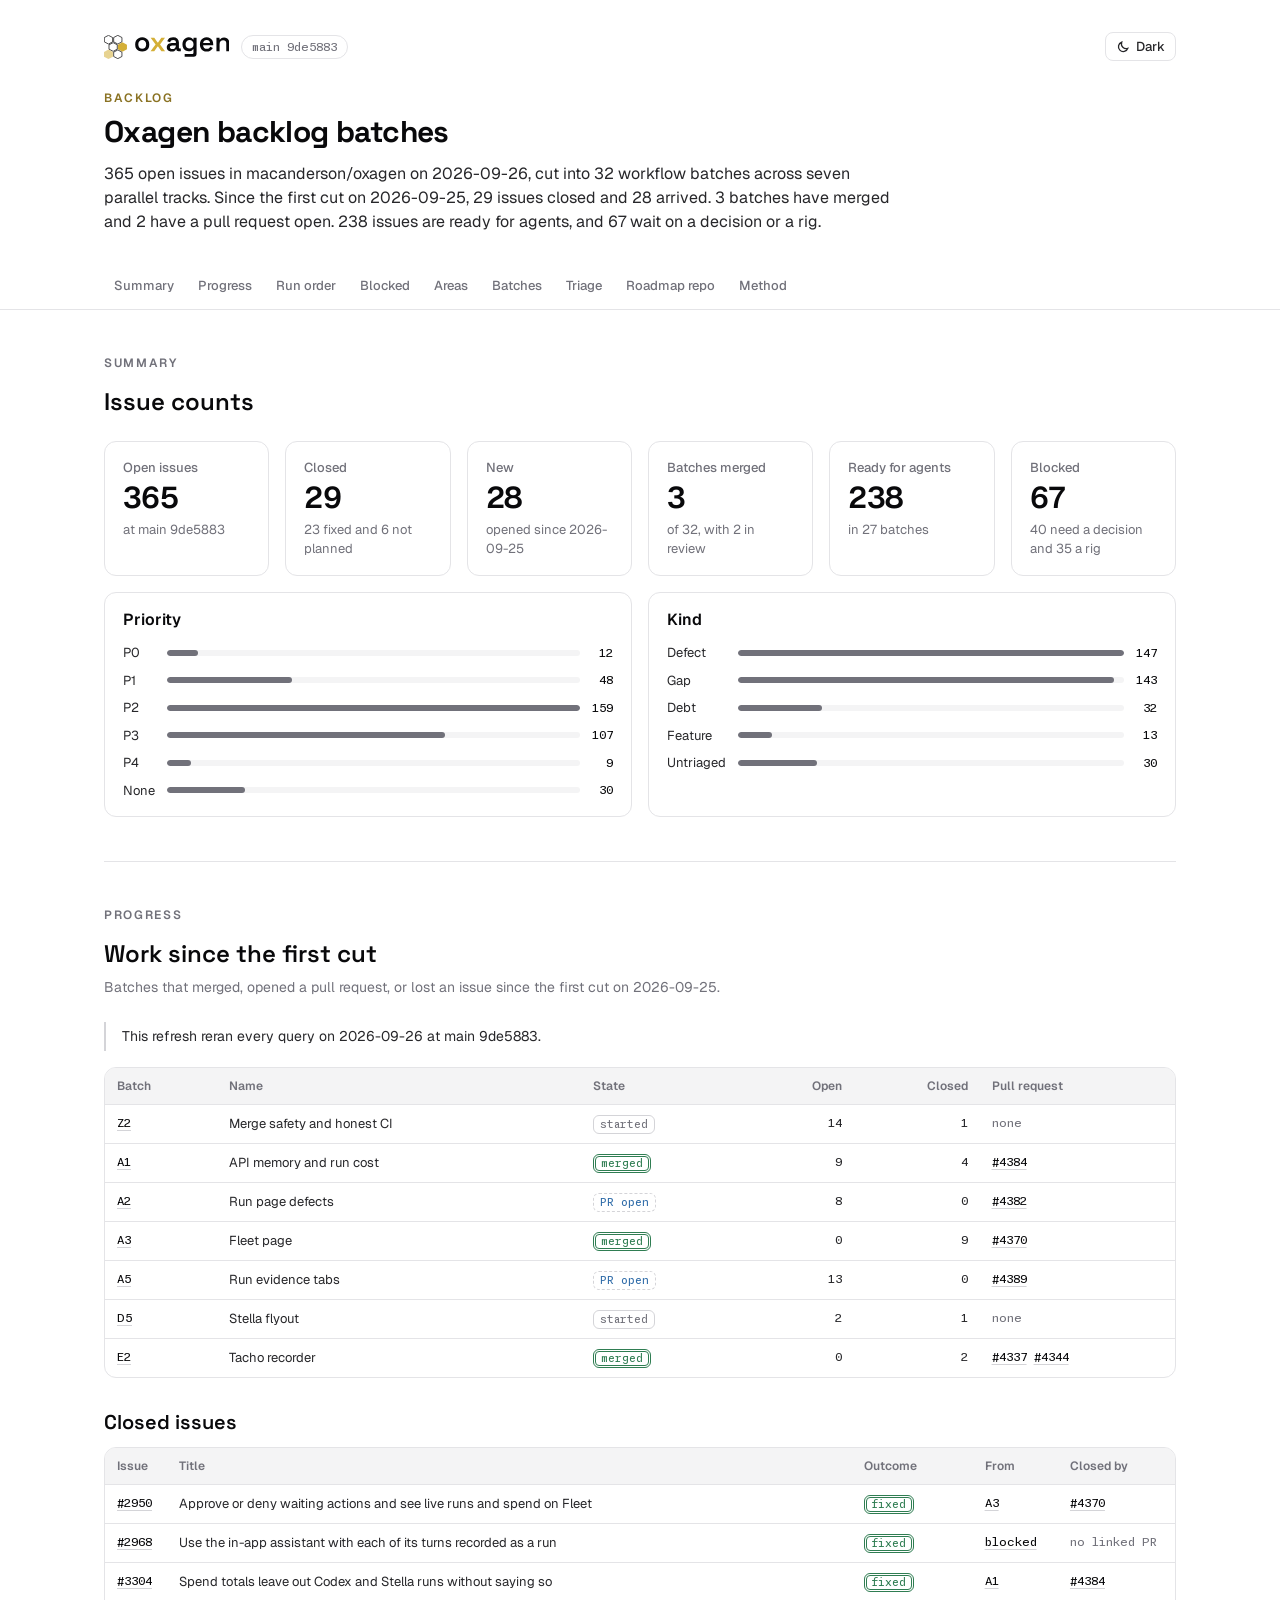
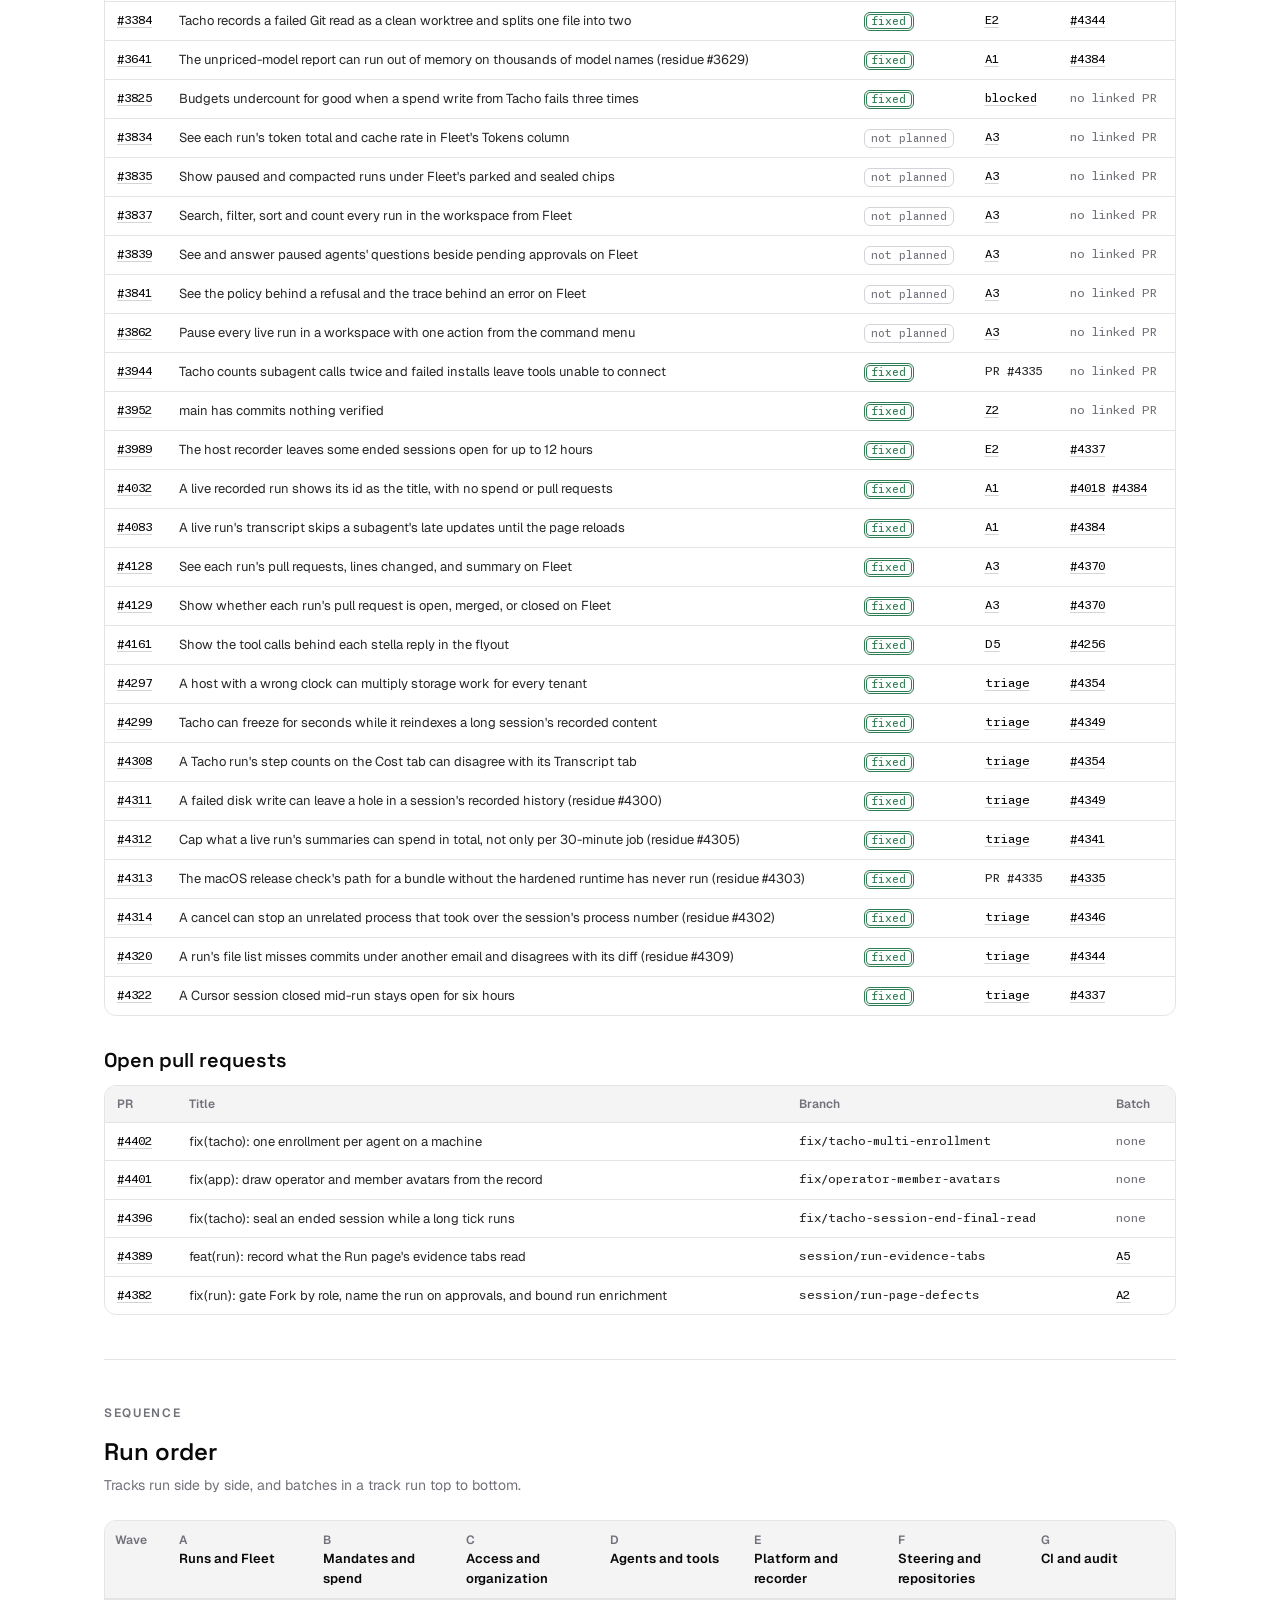
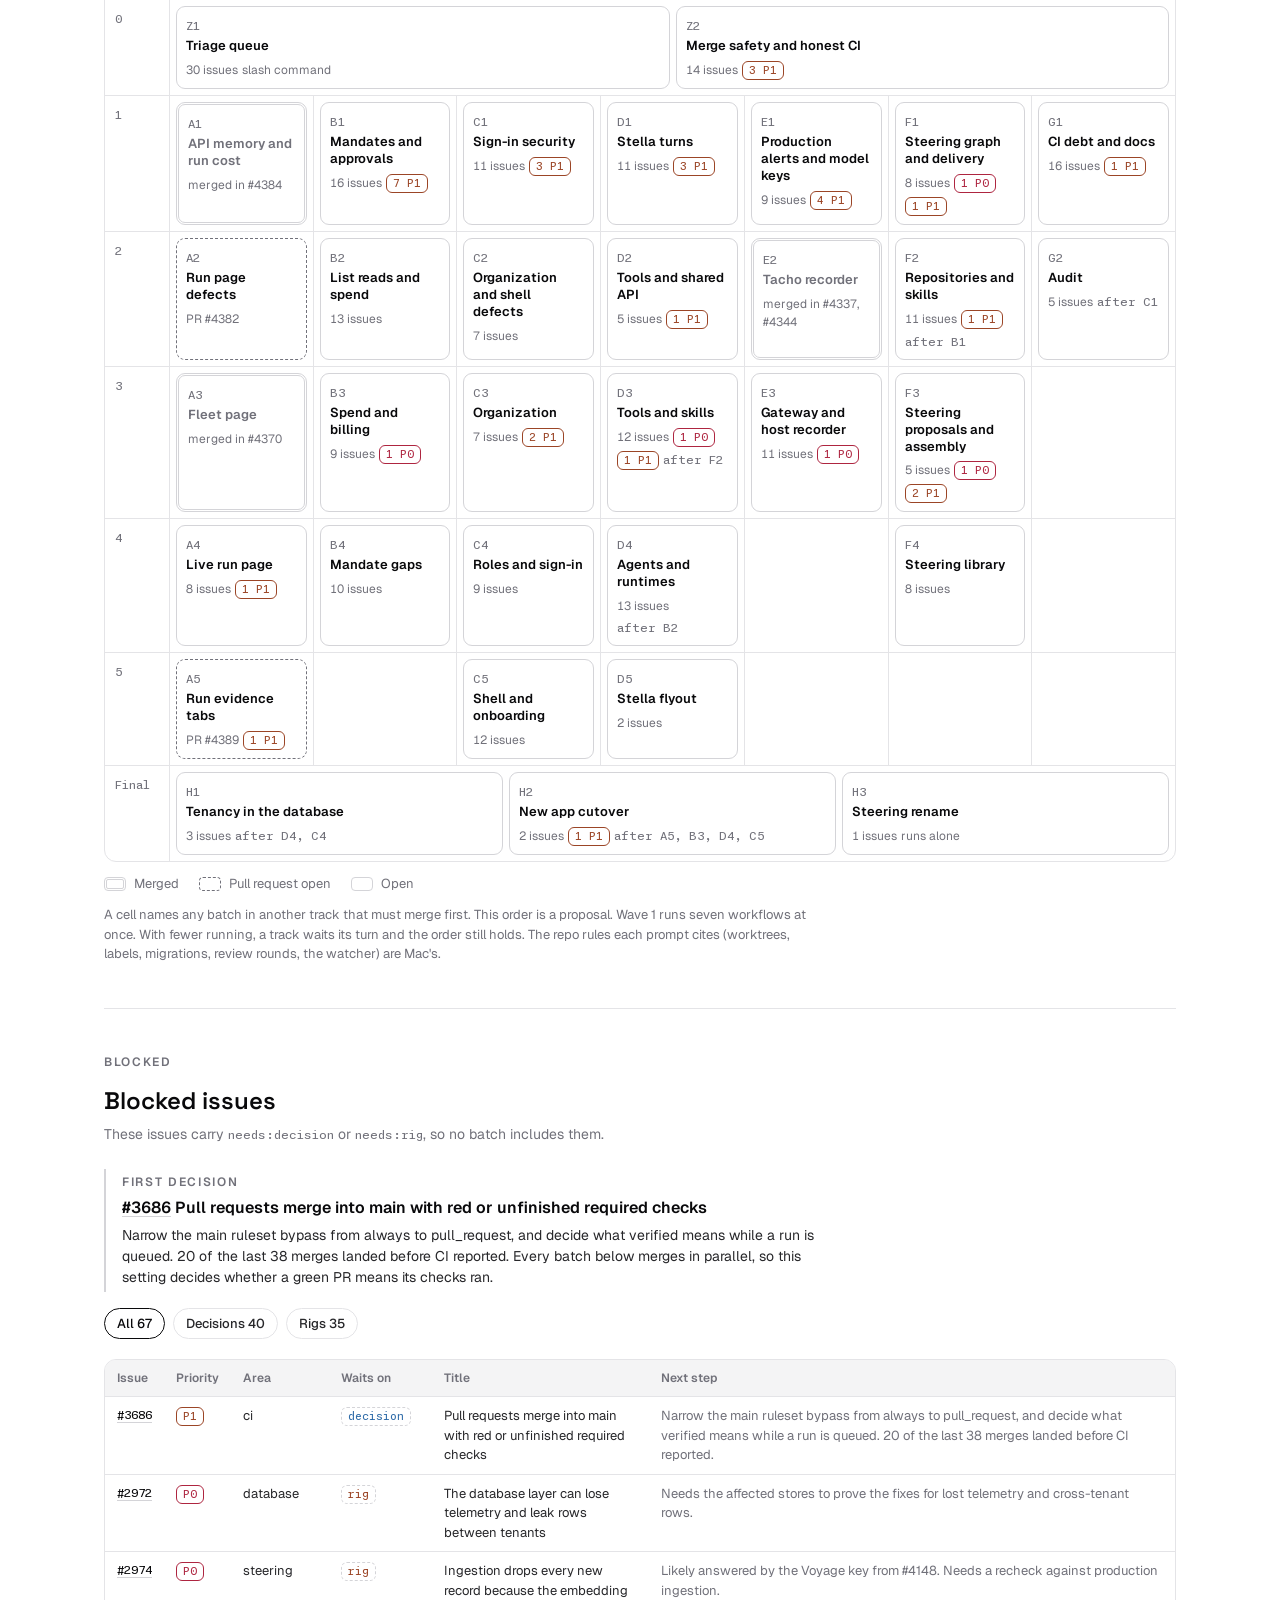
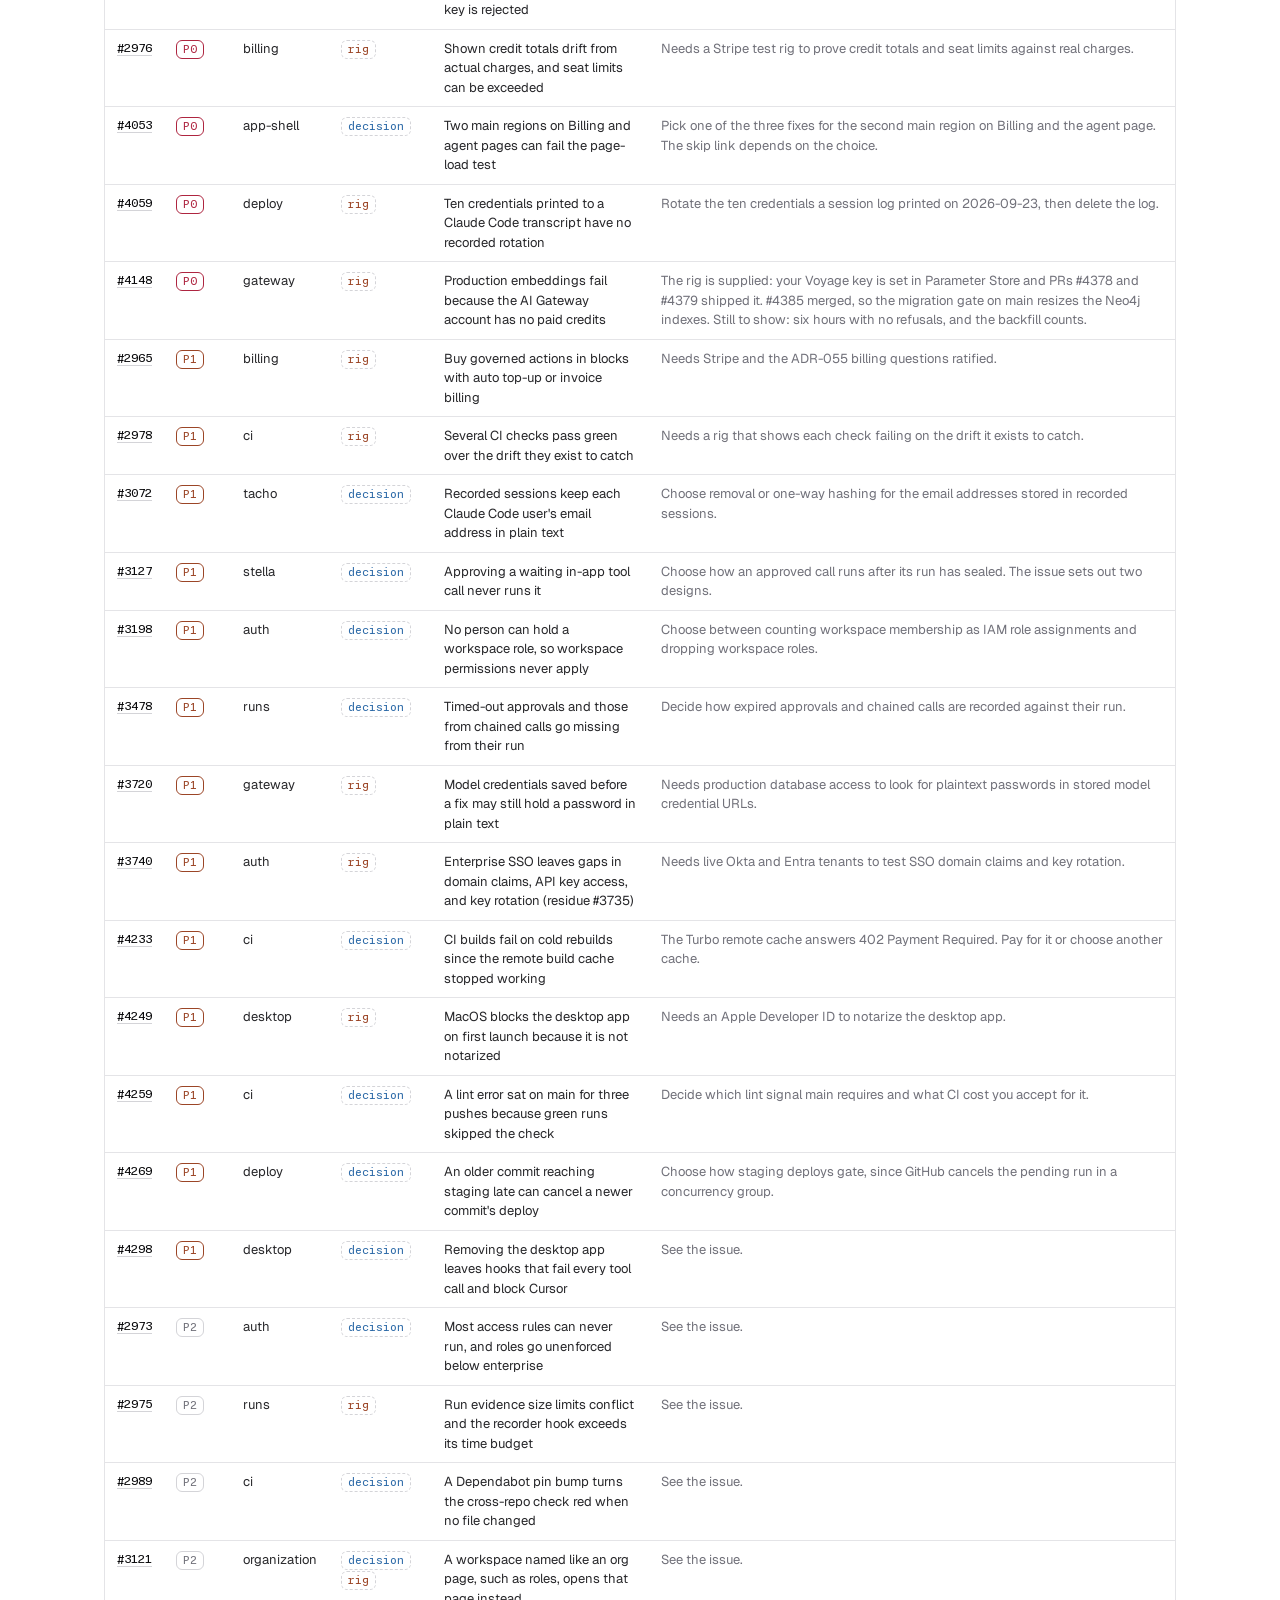
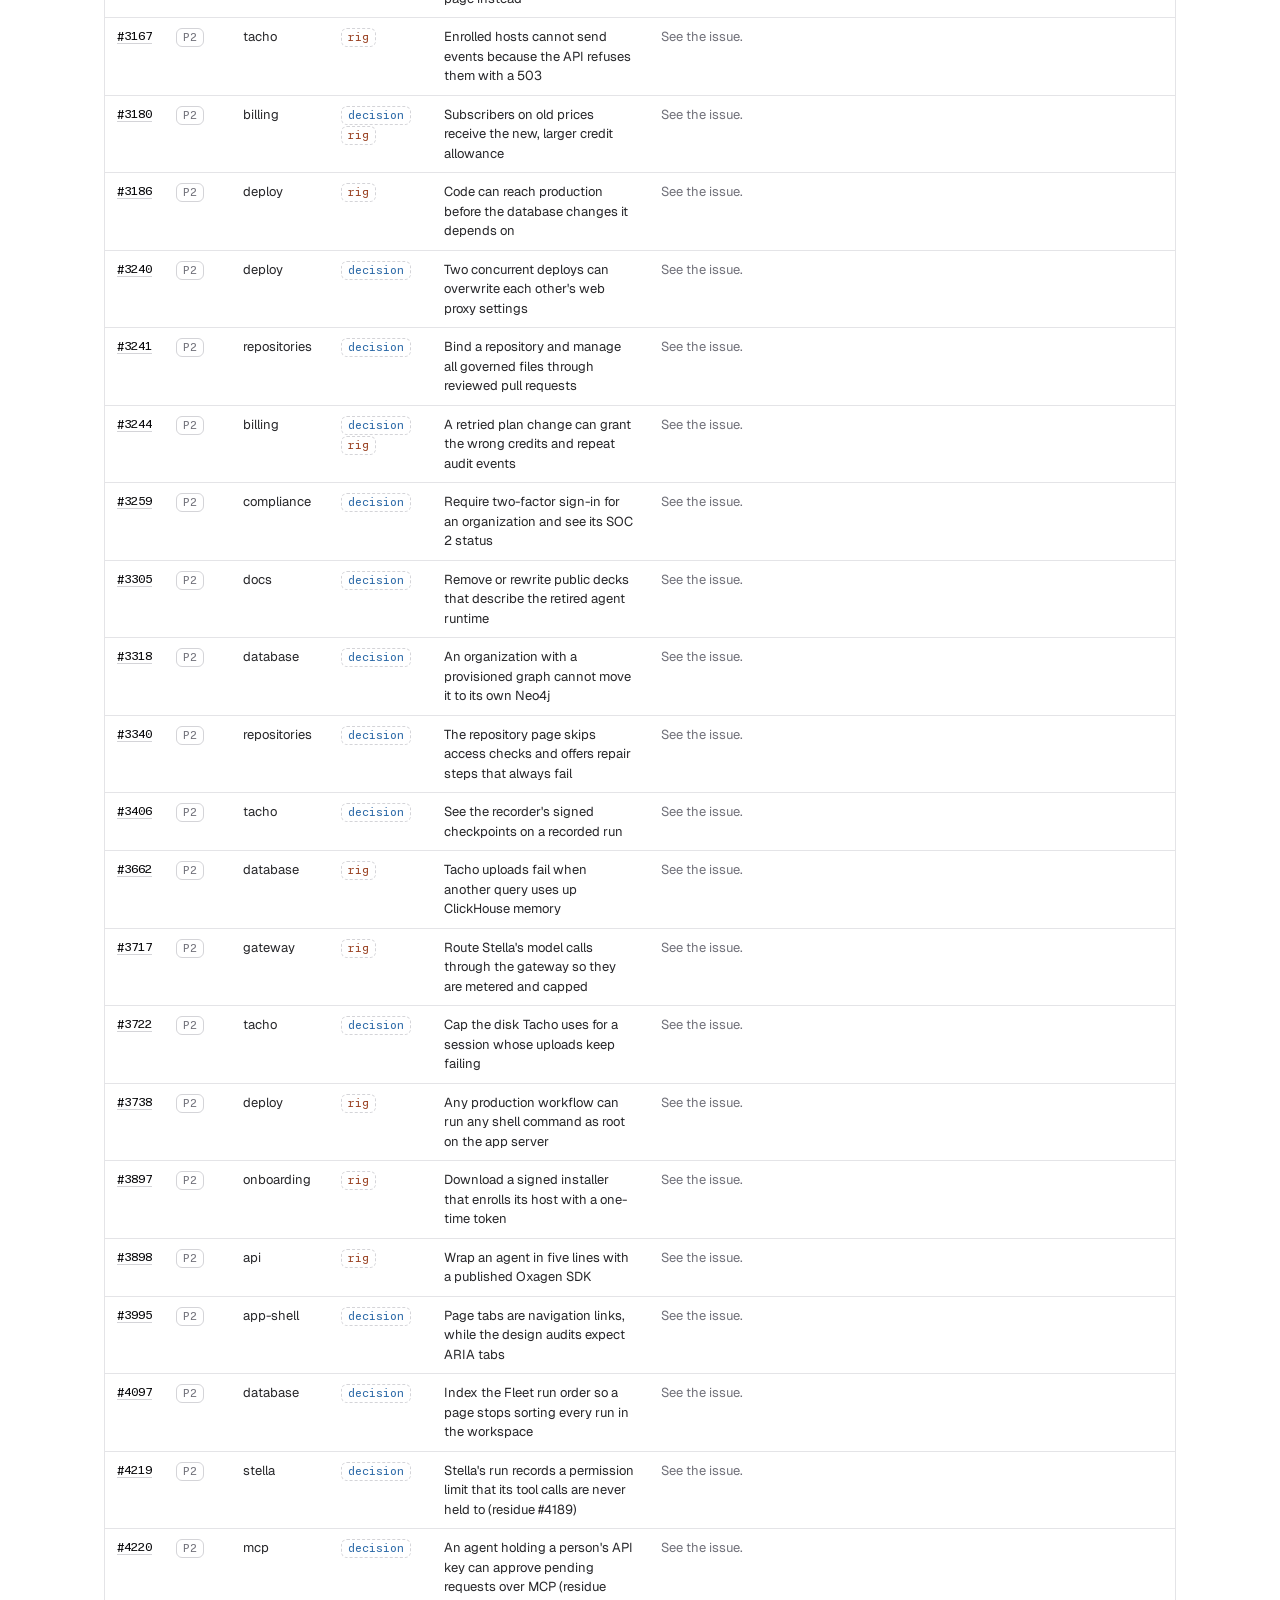
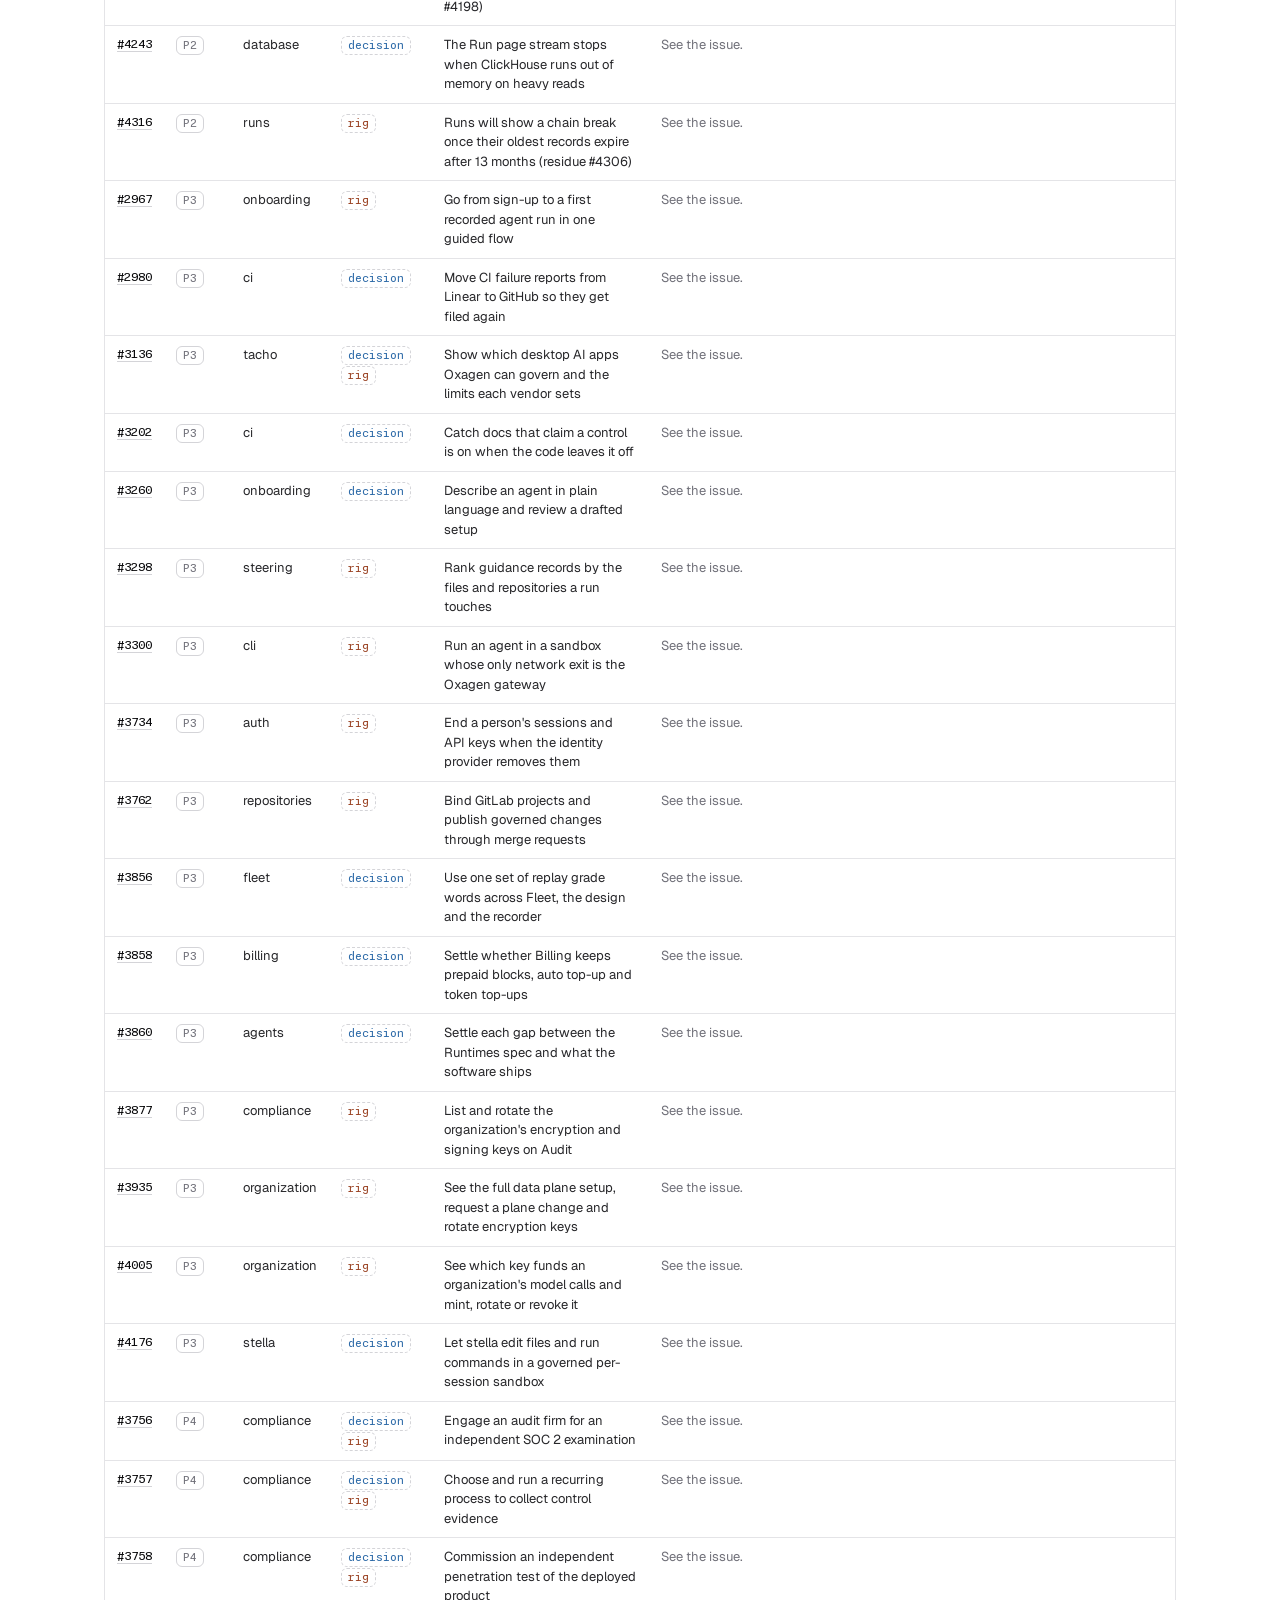
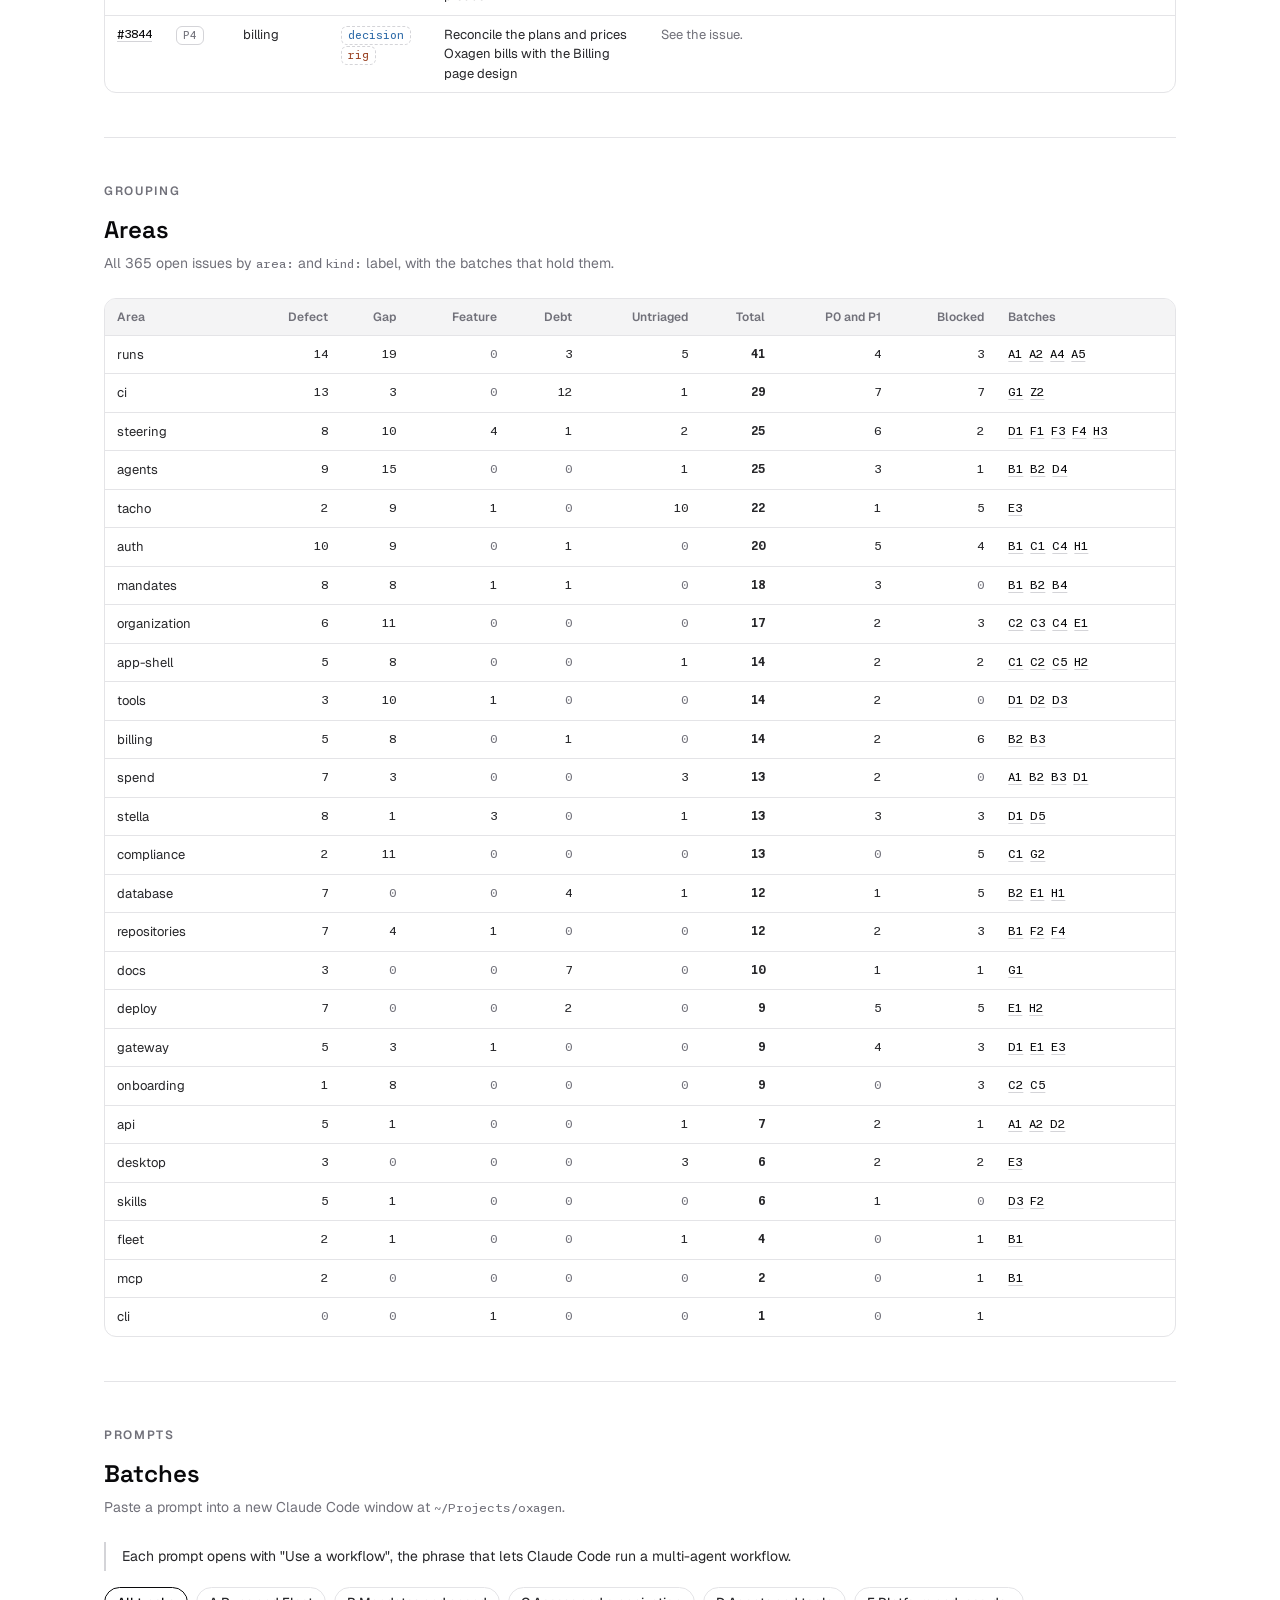
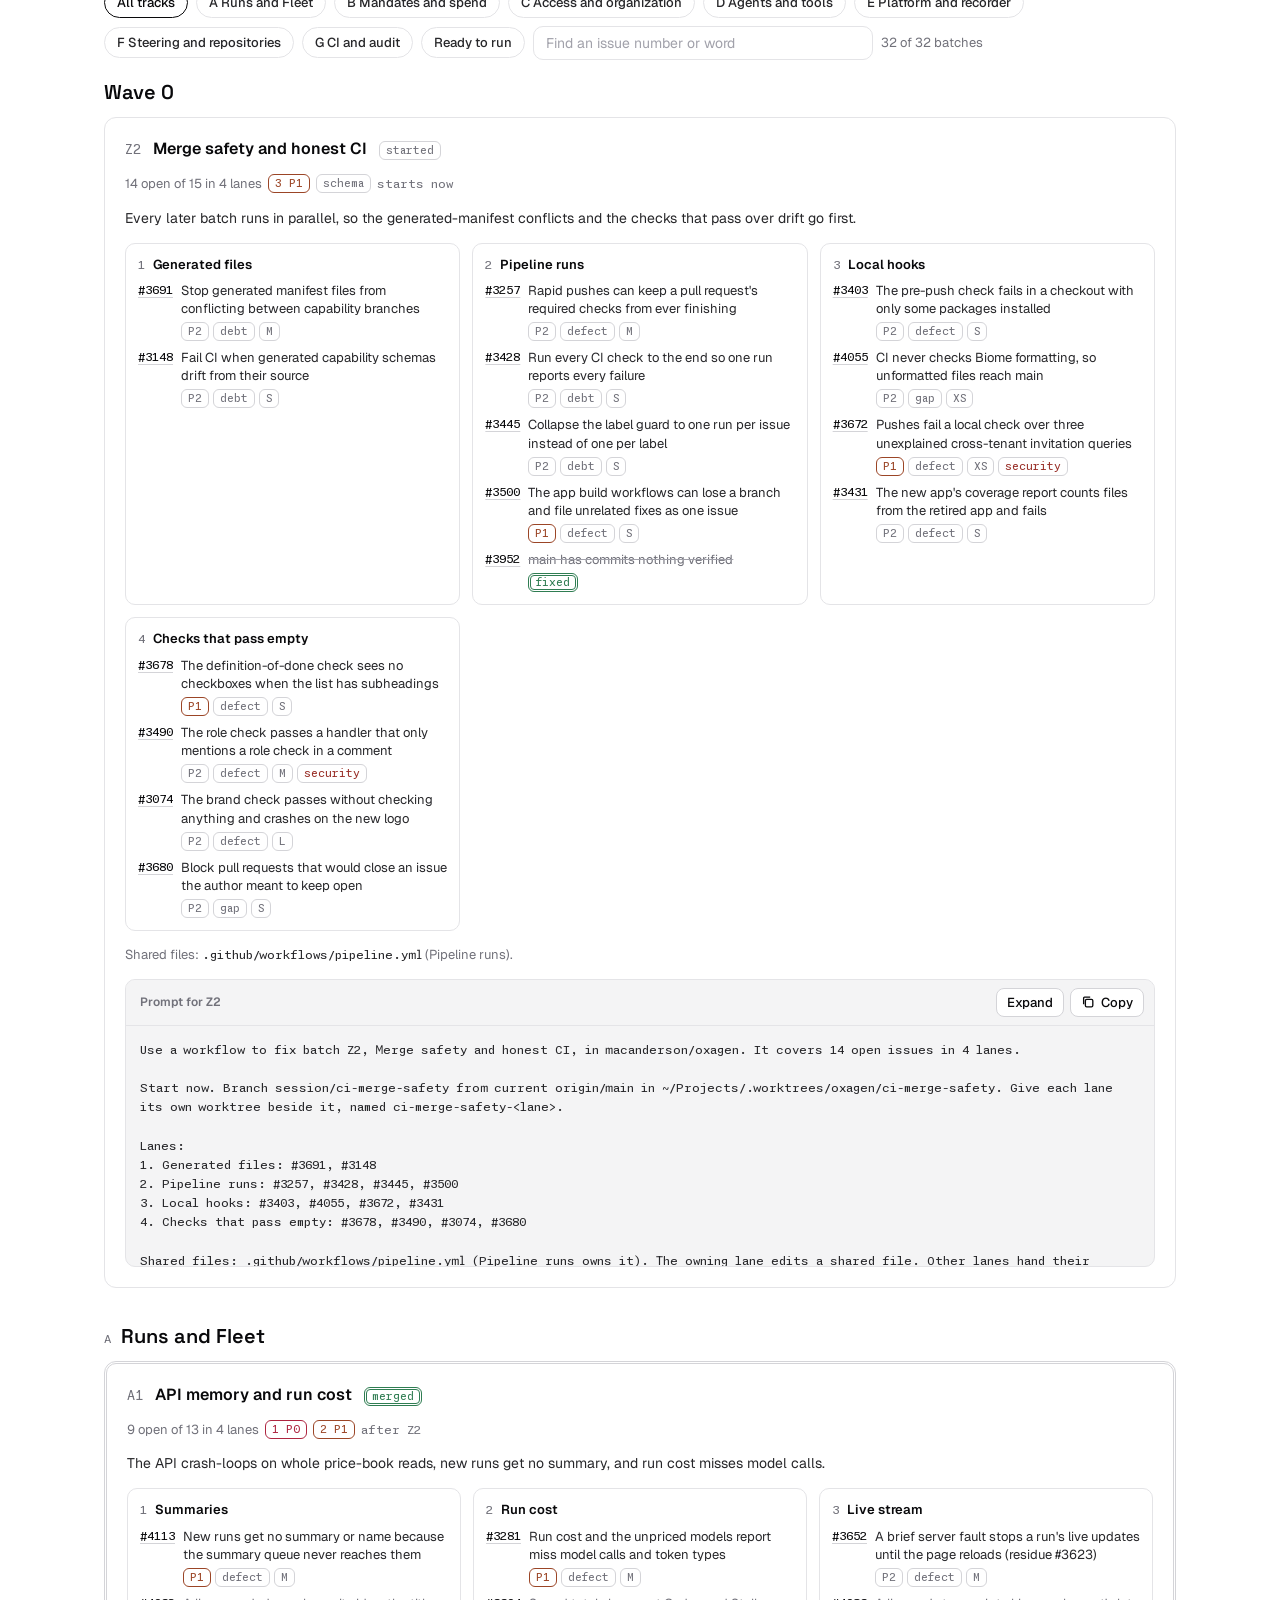
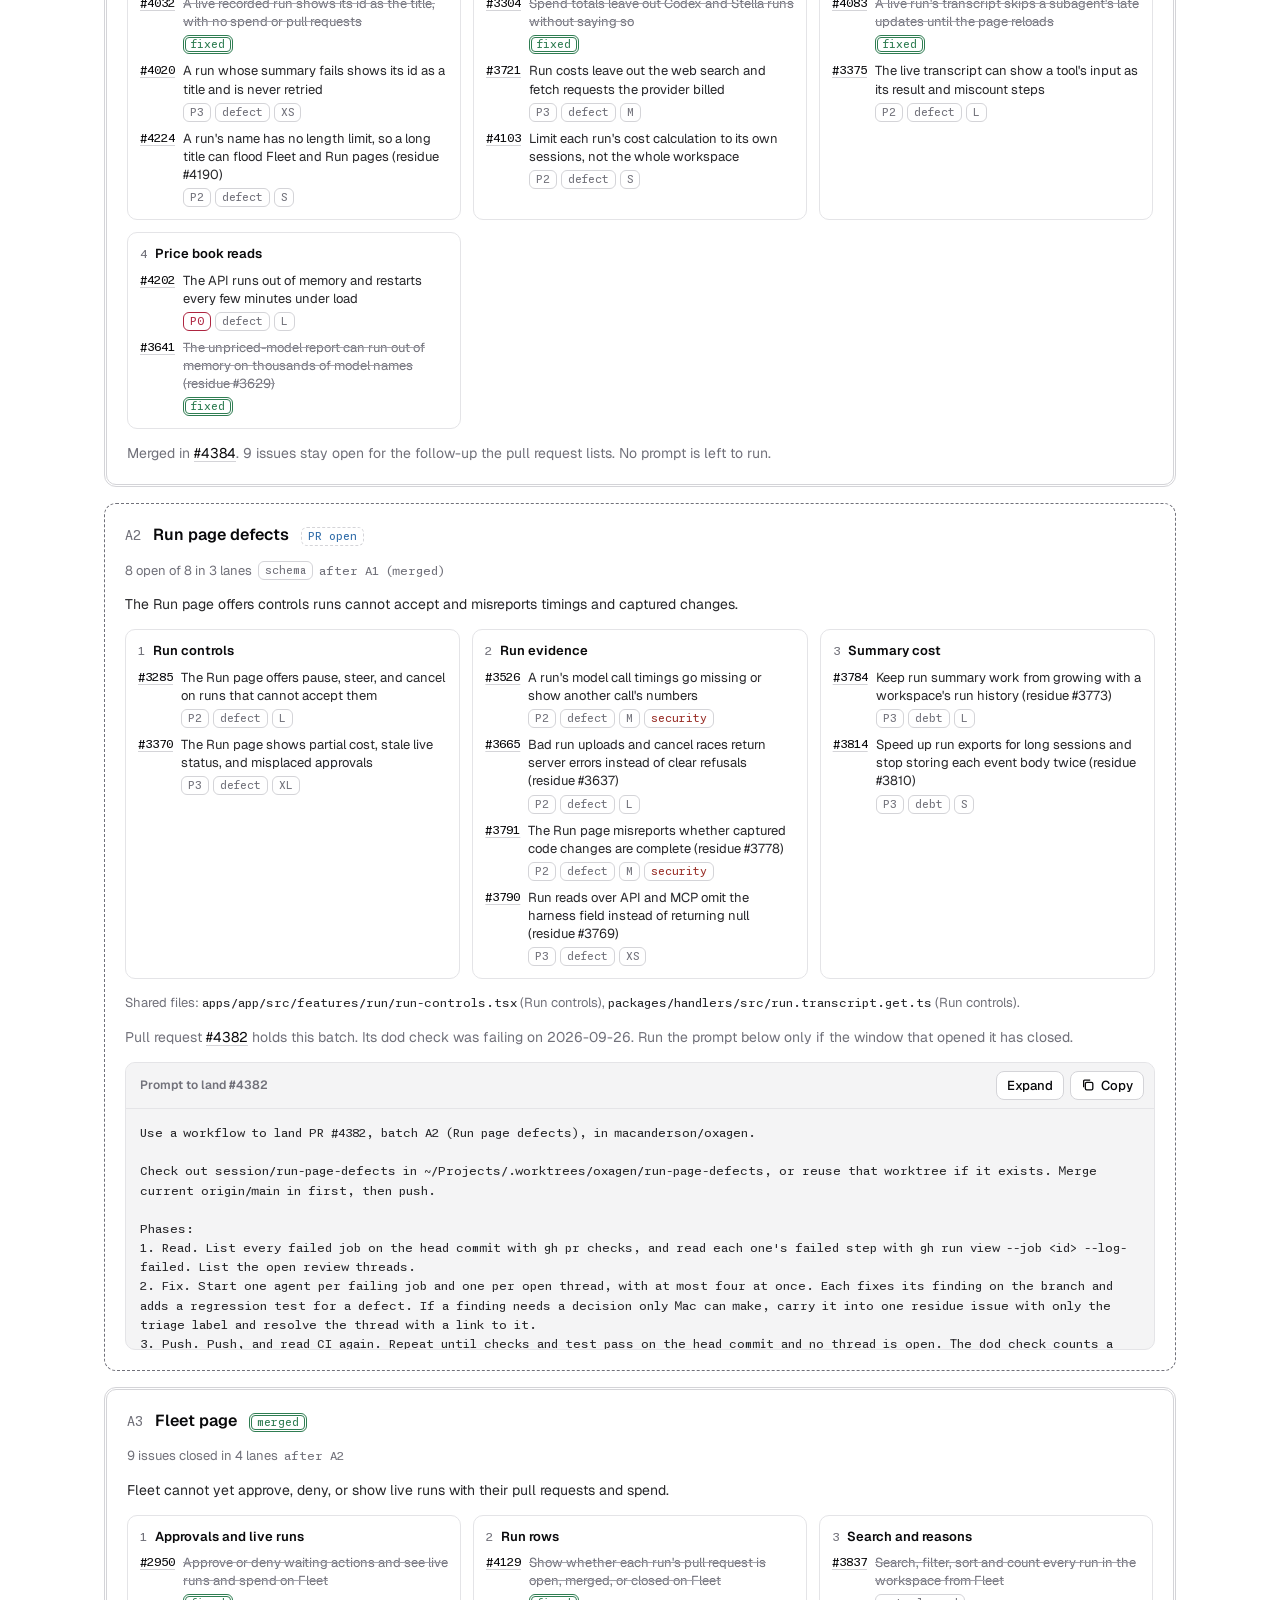
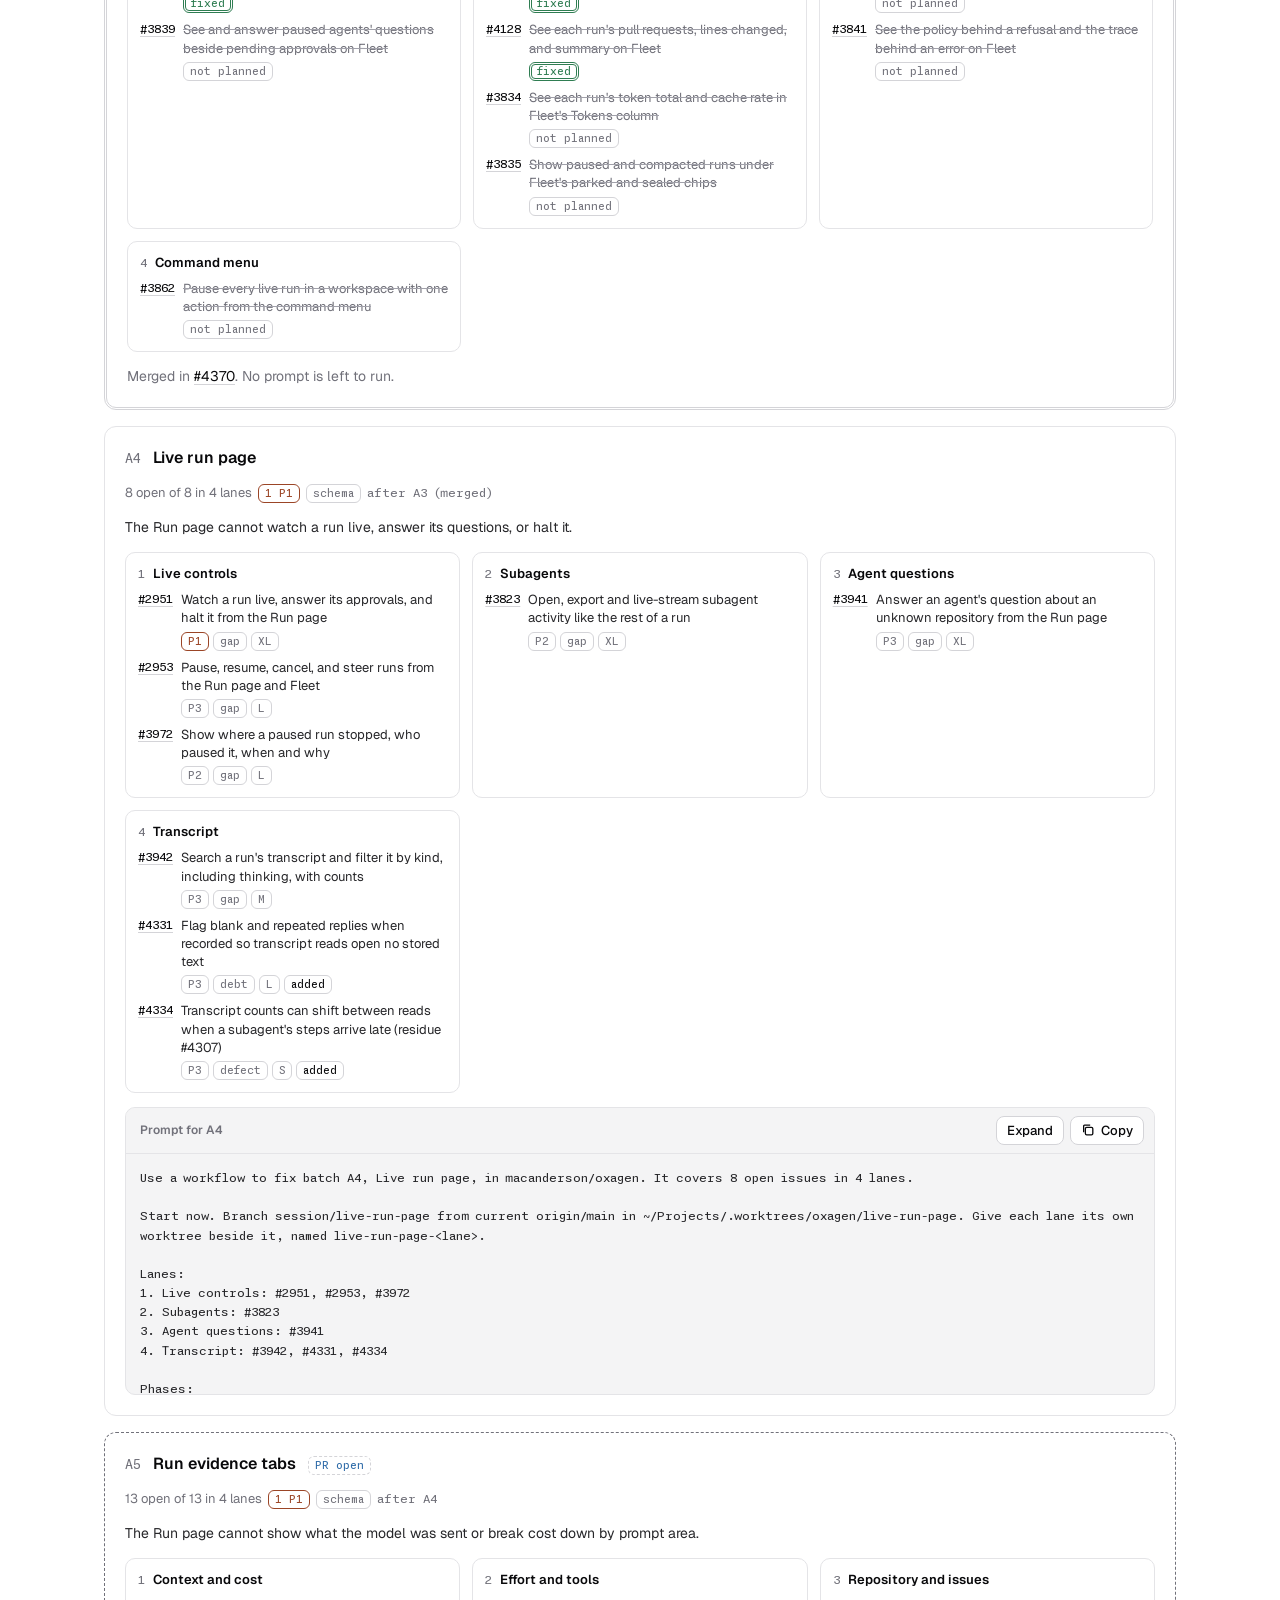
<file: oxagen-backlog-report.html>
<!doctype html>
<html lang="en">
<head>
<meta charset="utf-8">
<meta name="viewport" content="width=device-width, initial-scale=1">
<title>Oxagen backlog batches</title>
<meta name="description" content="Open oxagen issues grouped into workflow batches, with the progress since the first cut.">
<link rel="preconnect" href="https://fonts.googleapis.com">
<link rel="preconnect" href="https://fonts.gstatic.com" crossorigin>
<link rel="stylesheet" href="https://fonts.googleapis.com/css2?family=Geist:wght@400;500;600;700&family=Space+Grotesk:wght@500;600;700&display=swap">
<script>try{var t=localStorage.getItem('oxagen-theme');if(t==='light'||t==='dark')document.documentElement.dataset.theme=t}catch(e){}</script>
<style>
@font-face{font-family:"Monaspace Neon";src:url([data-uri]) format("woff2");font-weight:200 800;font-style:normal;font-display:swap}
/* Tokens from the oxagen-branding kit, assets/tokens.css. */
:root{
  color-scheme:dark;
  --ink:#09090B;--void:#000000;--panel:#18181B;--hl:#27272A;--border:#27272A;--rule:#3F3F46;
  --fg:#FFFFFF;--body:#E4E4E7;--muted:#A1A1AA;--dim:#71717A;
  --gold:#D4AF37;--gold-bright:#F1CE65;--gold-deep:#8A7223;--accent-text:#D4AF37;--on-gold:#09090B;
  --destructive:#D5584D;
  --state-allowed:#57A97C;--state-approval:#5B93D6;--state-denied:#C66A4A;--state-proven:#3FA2A2;--state-failed:#C0453C;--state-critical:#D6455E;
  --font-display:"Space Grotesk","Helvetica Neue",Arial,sans-serif;
  --font:"Geist",system-ui,-apple-system,"Segoe UI",sans-serif;
  --mono:"Monaspace Neon",ui-monospace,"SF Mono",Menlo,Consolas,monospace;
  --radius:12px;--wrap:1120px;--side:24px;--gap:16px;--section:44px;
}
@media (prefers-color-scheme: light){
  :root:not([data-theme="dark"]){
    color-scheme:light;
    --ink:#FFFFFF;--void:#F4F4F5;--panel:#FFFFFF;--hl:#F4F4F5;--border:#E4E4E7;--rule:#D4D4D8;
    --fg:#09090B;--body:#27272A;--muted:#71717A;--dim:#A1A1AA;--accent-text:#8A7223;--destructive:#992F28;
    --state-allowed:#2F7D52;--state-approval:#2E6BA8;--state-denied:#9B4526;--state-proven:#1F7676;--state-failed:#992F28;--state-critical:#AE2540;
  }
}
:root[data-theme="light"]{
  color-scheme:light;
  --ink:#FFFFFF;--void:#F4F4F5;--panel:#FFFFFF;--hl:#F4F4F5;--border:#E4E4E7;--rule:#D4D4D8;
  --fg:#09090B;--body:#27272A;--muted:#71717A;--dim:#A1A1AA;--accent-text:#8A7223;--destructive:#992F28;
  --state-allowed:#2F7D52;--state-approval:#2E6BA8;--state-denied:#9B4526;--state-proven:#1F7676;--state-failed:#992F28;--state-critical:#AE2540;
}
:root[data-theme="dark"]{color-scheme:dark}
*{box-sizing:border-box}
html{-webkit-text-size-adjust:100%}
body{background:var(--ink);color:var(--body);font-family:var(--font);font-size:14px;line-height:1.5;margin:0}
.wrap{max-width:var(--wrap);margin:0 auto;padding-inline:var(--side)}
@media (max-width:520px){:root{--side:16px}}
a{color:var(--fg);text-decoration-color:var(--rule);text-underline-offset:3px}
a:hover{text-decoration-color:var(--fg)}
:focus-visible{outline:2px solid var(--accent-text);outline-offset:2px}
h1,h2,h3{font-family:var(--font-display);color:var(--fg);text-wrap:balance;margin:0}
h1{font-size:30px;line-height:1.15;font-weight:700;letter-spacing:-0.02em}
h2{font-size:24px;line-height:1.2;font-weight:600}
h3{font-size:20px;line-height:1.25;font-weight:600}
h4,h5{font-family:var(--font);color:var(--fg);margin:0}
h4{font-size:16px;line-height:1.4;font-weight:600}
h5{font-size:13px;line-height:1.4;font-weight:600}
p{margin:0}
code,.mono{font-family:var(--mono);font-feature-settings:"calt","liga";font-size:12px}
.eyebrow{font-size:12px;font-weight:600;text-transform:uppercase;letter-spacing:0.14em;color:var(--muted);margin-bottom:8px}
.eyebrow.first{color:var(--accent-text)}
.lead{font-size:16px;color:var(--body);max-width:72ch}
.muted{color:var(--muted)}
.small{font-size:13px}

/* header */
header.top{padding-block:32px 28px}
.bar-top{display:flex;align-items:center;justify-content:space-between;gap:12px;margin-bottom:28px}
.mark{display:flex;align-items:center;gap:12px;color:var(--fg)}
.mark svg{height:24px;width:auto;display:block}
.tag{font-family:var(--mono);font-size:12px;color:var(--muted);border:1px solid var(--border);border-radius:999px;padding:2px 10px;white-space:nowrap}
.theme{font:500 13px var(--font);color:var(--body);background:transparent;border:1px solid var(--border);border-radius:8px;padding:5px 10px;cursor:pointer;display:inline-flex;gap:6px;align-items:center}
.theme:hover{background:var(--hl);color:var(--fg)}
.theme svg{width:14px;height:14px}
header.top h1{margin-bottom:12px}

/* sub nav */
nav.sub{position:sticky;top:0;z-index:5;background:var(--ink);border-bottom:1px solid var(--border)}
nav.sub .wrap{display:flex;gap:4px;overflow-x:auto;scrollbar-width:none;padding-block:8px}
nav.sub a{font-size:13px;font-weight:500;color:var(--muted);text-decoration:none;padding:6px 10px;border-radius:8px;white-space:nowrap}
nav.sub a:hover{color:var(--fg);background:var(--hl)}

section{padding-block:var(--section);border-top:1px solid var(--border);scroll-margin-top:48px}
section:first-of-type{border-top:0}
.sec-head{display:grid;gap:8px;margin-bottom:24px;max-width:72ch}
.sub-head{margin:32px 0 12px}

/* stats */
.stats{display:grid;grid-template-columns:repeat(auto-fit,minmax(160px,1fr));gap:var(--gap)}
.stat{background:var(--panel);border:1px solid var(--border);border-radius:var(--radius);padding:16px 18px;display:grid;gap:4px;align-content:start}
.stat .label{font-size:13px;font-weight:500;color:var(--muted)}
.stat .value{font-size:30px;font-weight:600;color:var(--fg);letter-spacing:-0.02em;font-variant-numeric:tabular-nums;line-height:1.15}
.stat .sub{font-size:13px;color:var(--muted)}
.mini{display:grid;grid-template-columns:repeat(auto-fit,minmax(280px,1fr));gap:var(--gap);margin-top:var(--gap)}
.panel{background:var(--panel);border:1px solid var(--border);border-radius:var(--radius);padding:16px 18px}
.panel h4{margin-bottom:12px}
.dist{display:grid;grid-template-columns:auto 1fr auto;gap:8px 12px;align-items:center;font-size:13px}
.dist .k{color:var(--body)}
.dist .v{font-family:var(--mono);font-size:12px;color:var(--fg);text-align:right;font-variant-numeric:tabular-nums}
.dist .track{height:6px;border-radius:3px;background:var(--hl);overflow:hidden}
.dist .track span{display:block;height:100%;background:var(--muted);border-radius:3px}

/* run order grid */
.grid-scroll{overflow-x:auto;border:1px solid var(--border);border-radius:var(--radius);background:var(--panel)}
.order{display:grid;grid-template-columns:64px repeat(7,minmax(128px,1fr));min-width:1040px}
.order .h{background:var(--hl);font-size:12px;font-weight:600;color:var(--muted);padding:10px;border-bottom:1px solid var(--border)}
.order .h b{display:block;color:var(--fg);font-size:13px;font-weight:600}
.order .w{font-family:var(--mono);font-size:12px;color:var(--muted);padding:10px;border-top:1px solid var(--border)}
.order .c{padding:6px;border-top:1px solid var(--border);border-left:1px solid var(--border);min-height:64px}
.order .span{grid-column:2 / -1;display:flex;flex-wrap:wrap;gap:6px}
.cell{display:block;text-decoration:none;background:var(--ink);border:1px solid var(--rule);border-radius:9px;padding:8px 9px;height:100%}
.cell:hover{background:var(--hl)}
.span .cell{height:auto;flex:1 1 220px}
.cell .id{font-family:var(--mono);font-size:12px;color:var(--muted)}
.cell .nm{display:block;font-size:13px;font-weight:600;color:var(--fg);line-height:1.3;margin-top:2px}
.cell .meta{display:flex;flex-wrap:wrap;gap:4px;margin-top:6px;font-size:12px;color:var(--muted);font-variant-numeric:tabular-nums}
.cell.done,.batch.done{border:3px double var(--rule)}
.cell.done .nm{color:var(--muted)}
.cell.review,.batch.review{border-style:dashed;border-color:var(--muted)}
.legend-note{display:flex;flex-wrap:wrap;gap:8px 20px;margin-top:12px;font-size:13px;color:var(--muted)}
.legend-note span{display:inline-flex;align-items:center;gap:8px}
.legend-note i{display:inline-block;width:22px;height:14px;border-radius:4px;border:1px solid var(--rule)}
.legend-note i.done{border:3px double var(--rule)}
.legend-note i.review{border:1px dashed var(--muted)}

/* chips */
.chip{display:inline-flex;align-items:center;gap:4px;font-family:var(--mono);font-size:11px;line-height:1;padding:3px 6px;border-radius:6px;border:1px solid var(--rule);color:var(--muted);white-space:nowrap}
.chip.p0{color:var(--state-critical);border-color:currentColor}
.chip.p1{color:var(--state-denied);border-color:currentColor}
.chip.wait{border-style:dashed;color:var(--state-approval)}
.chip.rig{border-style:dashed;color:var(--state-denied)}
.chip.sec{color:var(--state-failed)}
.chip.held{border:3px double currentColor;color:var(--state-allowed);padding:1px 5px}
.chip.pend{border-style:dashed;color:var(--state-approval)}
.chip.new{color:var(--fg)}

/* tables */
.tbl{overflow-x:auto;border:1px solid var(--border);border-radius:var(--radius);background:var(--panel)}
table{border-collapse:collapse;width:100%;font-size:13px}
th{background:var(--hl);color:var(--muted);font-weight:600;text-align:left;font-size:12px;padding:9px 12px;white-space:nowrap}
td{padding:9px 12px;border-top:1px solid var(--border);vertical-align:top;color:var(--body)}
td.num,th.num{text-align:right}
td.num{font-family:var(--mono);font-size:12px;font-variant-numeric:tabular-nums}
td.id{font-family:var(--mono);font-size:12px;white-space:nowrap}
td .t{color:var(--fg)}
td.why{color:var(--muted);min-width:260px}
.zero{color:var(--muted)}

/* note with a left rule */
.note{border-left:2px solid var(--rule);padding:4px 0 4px 16px;display:grid;gap:6px;margin-bottom:var(--gap);max-width:80ch}
.note .k{font-size:12px;font-weight:600;text-transform:uppercase;letter-spacing:0.14em;color:var(--muted)}

/* filters */
.filters{display:flex;flex-wrap:wrap;gap:8px;align-items:center;margin-bottom:20px}
.filters button{font:500 13px var(--font);color:var(--body);background:var(--panel);border:1px solid var(--border);border-radius:999px;padding:6px 12px;cursor:pointer}
.filters button:hover{background:var(--hl)}
.filters button[aria-pressed="true"]{color:var(--fg);border-color:var(--fg)}
.filters input{font:14px var(--font);color:var(--fg);background:var(--panel);border:1px solid var(--border);border-radius:10px;padding:7px 12px;min-width:0;flex:1 1 220px;max-width:340px}
.filters input::placeholder{color:var(--dim)}
.count{font-size:13px;color:var(--muted);font-variant-numeric:tabular-nums}

/* batch card */
.track-head{display:flex;align-items:baseline;gap:10px;margin:36px 0 12px}
.track-group:first-child .track-head{margin-top:0}
.track-head .tid{font-family:var(--mono);font-size:12px;color:var(--muted)}
.batch{background:var(--panel);border:1px solid var(--border);border-radius:var(--radius);padding:20px;display:grid;gap:14px;margin-bottom:var(--gap);scroll-margin-top:64px}
.batch:target{outline:2px solid var(--fg);outline-offset:2px}
.bhead{display:flex;flex-wrap:wrap;align-items:baseline;gap:6px 12px}
.bhead .bid{font-family:var(--mono);font-size:13px;color:var(--muted)}
.bmeta{display:flex;flex-wrap:wrap;gap:6px;align-items:center;font-size:13px;color:var(--muted)}
.bmeta .dep{font-family:var(--mono);font-size:12px}
.lanes{display:grid;grid-template-columns:repeat(auto-fit,minmax(250px,1fr));gap:12px}
.lane{border:1px solid var(--border);border-radius:10px;padding:12px;background:var(--ink)}
.lane h5{margin-bottom:8px;display:flex;gap:8px;align-items:baseline}
.lane h5 .ln{font-family:var(--mono);font-size:12px;color:var(--muted);font-weight:400}
.lane ul{list-style:none;margin:0;padding:0;display:grid;gap:8px}
.lane li{display:grid;grid-template-columns:auto 1fr;gap:4px 8px;font-size:13px;line-height:1.4}
.lane li .n{font-family:var(--mono);font-size:12px}
.lane li .tags{grid-column:2;display:flex;gap:4px;flex-wrap:wrap}
.lane li.shut .tt{color:var(--muted);text-decoration:line-through;text-decoration-color:var(--dim)}
.shared{font-size:13px;color:var(--muted)}
.shared code{color:var(--body)}
.hit{outline:2px solid var(--fg);outline-offset:1px;border-radius:4px}

/* prompt box */
.prompt{border:1px solid var(--border);border-radius:10px;background:var(--void);overflow:hidden}
.prompt .pbar{display:flex;justify-content:space-between;align-items:center;gap:8px;padding:8px 10px 8px 14px;border-bottom:1px solid var(--border);background:var(--hl)}
.prompt .pbar span{font-size:12px;font-weight:600;color:var(--muted)}
.prompt pre{margin:0;padding:14px;font-family:var(--mono);font-feature-settings:"calt","liga";font-size:12px;line-height:1.6;color:var(--body);white-space:pre-wrap;word-break:break-word;max-height:240px;overflow:auto}
.prompt.open pre{max-height:none}
.btns{display:flex;gap:6px}
.btn{font:500 13px var(--font);color:var(--fg);background:var(--panel);border:1px solid var(--rule);border-radius:8px;padding:5px 10px;cursor:pointer;display:inline-flex;align-items:center;gap:6px}
.btn:hover{background:var(--ink)}
.btn svg{width:14px;height:14px}
.btn.copied{border:3px double var(--state-allowed);padding:3px 8px}

ol.method{list-style:none;counter-reset:m;margin:0;padding:0;display:grid;gap:14px;max-width:78ch}
ol.method li{counter-increment:m;display:grid;grid-template-columns:32px 1fr;gap:12px}
ol.method li::before{content:counter(m);font-family:var(--mono);font-size:12px;color:var(--fg);width:26px;height:26px;border:1px solid var(--rule);border-radius:6px;display:grid;place-items:center}
footer{padding-block:32px 56px;border-top:1px solid var(--border);font-size:13px;color:var(--muted)}
[hidden]{display:none!important}
@media (prefers-reduced-motion:reduce){*{scroll-behavior:auto!important}}
</style>
</head>
<body>
<header class="top">
  <div class="wrap">
    <div class="bar-top">
      <div class="mark"><svg xmlns="http://www.w3.org/2000/svg" viewBox="0 0 604.125 115.625" role="img" aria-label="oxagen"><g transform="translate(21.575,22.616) scale(3.437130)"><g data-mark="hive"><path d="M0.000 -6.080L5.800 -3.040L5.800 3.040L0.000 6.080L-5.800 3.040L-5.800 -3.040Z" fill="none" stroke="currentColor" stroke-width="1" stroke-linejoin="miter"/><path d="M13.080 -6.080L18.880 -3.040L18.880 3.040L13.080 6.080L7.280 3.040L7.280 -3.040Z" fill="none" stroke="currentColor" stroke-width="1" stroke-linejoin="miter"/><path d="M6.540 4.160L12.340 7.200L12.340 13.280L6.540 16.320L0.740 13.280L0.740 7.200Z" fill="none" stroke="currentColor" stroke-width="1" stroke-linejoin="miter"/><path d="M19.620 3.660L25.897 6.950L25.897 13.530L19.620 16.820L13.343 13.530L13.343 6.950Z" fill="#D4AF37"/><path d="M0.000 13.900L6.277 17.190L6.277 23.770L0.000 27.060L-6.277 23.770L-6.277 17.190Z" fill="#D4AF37" opacity="0.55"/><path d="M13.080 14.400L18.880 17.440L18.880 23.520L13.080 26.560L7.280 23.520L7.280 17.440Z" fill="none" stroke="currentColor" stroke-width="1" stroke-linejoin="miter"/></g></g><g transform="translate(150.257,11.190)"><path class="letters" d="M33.9083 68.758Q24.1657 68.758 16.4786 64.7737Q8.79142 60.7894 4.39571 53.2965Q0 45.8035 0 35.3862V33.3718Q0 22.9544 4.39571 15.4615Q8.79142 7.96854 16.4786 3.98427Q24.1657 0 33.9083 0Q43.6509 0 51.3381 3.98427Q59.0252 7.96854 63.4209 15.4615Q67.8166 22.9544 67.8166 33.3718V35.3862Q67.8166 45.8035 63.4209 53.2965Q59.0252 60.7894 51.3381 64.7737Q43.6509 68.758 33.9083 68.758ZM33.9083 55.3486Q42.1895 55.3486 47.4689 50.0198Q52.7484 44.691 52.7484 35.0142V33.7437Q52.7484 24.067 47.5233 18.7382Q42.2981 13.4094 33.9083 13.4094Q25.6502 13.4094 20.3592 18.7382Q15.0683 24.067 15.0683 33.7437V35.0142Q15.0683 44.691 20.3592 50.0198Q25.6502 55.3486 33.9083 55.3486Z M176.569 68.758Q169.637 68.758 164.119 66.3453Q158.601 63.9327 155.387 59.2935Q152.173 54.6542 152.173 48.0088Q152.173 41.3403 155.387 36.8558Q158.601 32.3712 164.27 30.1017Q169.94 27.8323 177.174 27.8323H196.047V23.8925Q196.047 18.7316 192.874 15.5274Q189.701 12.3232 182.99 12.3232Q176.411 12.3232 173.049 15.3842Q169.686 18.4452 168.627 23.3593L154.691 18.7315Q156.27 13.6133 159.748 9.39702Q163.225 5.18071 169.049 2.59035Q174.874 0 183.208 0Q195.972 0 203.326 6.42816Q210.681 12.8563 210.681 24.9392V50.4707Q210.681 54.4204 214.368 54.4204H219.795V66.9148H209.197Q204.464 66.9148 201.442 64.5334Q198.42 62.1521 198.42 58.1563V57.8864H196.126Q195.392 59.6967 193.399 62.2985Q191.406 64.9004 187.388 66.8292Q183.369 68.758 176.569 68.758ZM179.05 56.4348Q186.581 56.4348 191.314 52.1592Q196.047 47.8837 196.047 40.6031V39.2405H178.175Q173.175 39.2405 170.208 41.3881Q167.241 43.5358 167.241 47.5513Q167.241 51.5668 170.34 54.0008Q173.439 56.4348 179.05 56.4348Z M227.767 34.6423V32.6279Q227.767 22.3817 231.86 15.0863Q235.953 7.79081 242.768 3.8954Q249.582 0 257.706 0Q266.935 0 271.762 3.33256Q276.589 6.66512 278.81 10.4107H281.042V1.8432H295.801V79.33Q295.801 85.6989 292.104 89.4725Q288.408 93.2462 282.079 93.2462H238.369V80.0541H277.023Q280.779 80.0541 280.779 76.1043V57.2775H278.547Q277.161 59.5683 274.665 61.8904Q272.168 64.2125 268.057 65.7414Q263.946 67.2702 257.706 67.2702Q249.582 67.2702 242.756 63.3748Q235.93 59.4794 231.848 52.1724Q227.767 44.8655 227.767 34.6423ZM261.938 54.0781Q270.151 54.0781 275.573 48.8612Q280.996 43.6443 280.996 34.2704V32.9999Q280.996 23.4943 275.627 18.3432Q270.259 13.1921 261.938 13.1921Q253.749 13.1921 248.315 18.3432Q242.881 23.4943 242.881 32.9999V34.2704Q242.881 43.6443 248.315 48.8612Q253.749 54.0781 261.938 54.0781Z M344.764 68.758Q334.998 68.758 327.583 64.6108Q320.167 60.4636 316.031 52.9048Q311.896 45.346 311.896 35.1689V33.589Q311.896 23.3889 315.977 15.8416Q320.059 8.2944 327.397 4.1472Q334.735 0 344.385 0Q353.881 0 360.956 4.1867Q368.031 8.37341 371.981 15.8515Q375.931 23.3297 375.931 33.2895V38.6974H327.181Q327.468 46.3334 332.587 50.9496Q337.707 55.5658 345.198 55.5658Q352.522 55.5658 356.101 52.3534Q359.681 49.141 361.553 45.0629L373.985 51.4813Q372.119 55.0656 368.63 59.1042Q365.141 63.1428 359.394 65.9504Q353.648 68.758 344.764 68.758ZM327.313 27.2892H360.622Q360.095 20.7986 355.7 16.9954Q351.304 13.1921 344.277 13.1921Q337.055 13.1921 332.691 16.9954Q328.327 20.7986 327.313 27.2892Z M391.548 66.9148V1.8432H406.353V10.9769H408.585Q410.303 7.25429 414.832 3.99908Q419.361 0.743866 428.435 0.743866Q435.956 0.743866 441.695 4.12911Q447.434 7.51435 450.651 13.5903Q453.868 19.6663 453.868 27.9442V66.9148H438.8V29.1226Q438.8 21.1969 434.891 17.3492Q430.983 13.5015 423.9 13.5015Q415.872 13.5015 411.244 18.8237Q406.617 24.146 406.617 33.9445V66.9148Z" fill="currentColor"/><path class="accent" d="M73.9979 66.9148 98.2261 34.0696 74.3764 1.8432H91.9626L107.9 24.3499H110.131L126.068 1.8432H143.654L119.805 34.0696L144.033 66.9148H126.206L110.131 44.0065H107.9L91.8244 66.9148Z" fill="#D4AF37"/></g><style>:root{color:#09090B}@media(prefers-color-scheme:dark){:root{color:#FFFFFF}}</style></svg><span class="tag" id="shaTag"></span></div>
      <button type="button" class="theme" id="themeBtn" aria-label="Switch theme"></button>
    </div>
    <div class="eyebrow first">Backlog</div>
    <h1>Oxagen backlog batches</h1>
    <p class="lead" id="lead"></p>
  </div>
</header>

<nav class="sub" aria-label="Sections">
  <div class="wrap">
    <a href="#summary">Summary</a>
    <a href="#progress">Progress</a>
    <a href="#order">Run order</a>
    <a href="#blocked">Blocked</a>
    <a href="#areas">Areas</a>
    <a href="#batches">Batches</a>
    <a href="#triage">Triage</a>
    <a href="#roadmap">Roadmap repo</a>
    <a href="#method">Method</a>
  </div>
</nav>

<main class="wrap">
  <section id="summary">
    <div class="sec-head"><div class="eyebrow">Summary</div><h2>Issue counts</h2></div>
    <div class="stats" id="stats"></div>
    <div class="mini" id="mini"></div>
  </section>

  <section id="progress">
    <div class="sec-head">
      <div class="eyebrow">Progress</div>
      <h2>Work since the first cut</h2>
      <p class="muted" id="progLead"></p>
    </div>
    <div class="note"><p id="progNote"></p></div>
    <div class="tbl"><table id="stateTable"></table></div>
    <h3 class="sub-head">Closed issues</h3>
    <div class="tbl"><table id="closedTable"></table></div>
    <h3 class="sub-head">Open pull requests</h3>
    <div class="tbl"><table id="prTable"></table></div>
  </section>

  <section id="order">
    <div class="sec-head">
      <div class="eyebrow">Sequence</div>
      <h2>Run order</h2>
      <p class="muted">Tracks run side by side, and batches in a track run top to bottom.</p>
    </div>
    <div class="grid-scroll"><div class="order" id="orderGrid"></div></div>
    <div class="legend-note"><span><i class="done"></i>Merged</span><span><i class="review"></i>Pull request open</span><span><i></i>Open</span></div>
    <p class="small muted" style="margin-top:12px;max-width:80ch">A cell names any batch in another track that must merge first. This order is a proposal. Wave 1 runs seven workflows at once. With fewer running, a track waits its turn and the order still holds. The repo rules each prompt cites (worktrees, labels, migrations, review rounds, the watcher) are Mac's.</p>
  </section>

  <section id="blocked">
    <div class="sec-head">
      <div class="eyebrow">Blocked</div>
      <h2>Blocked issues</h2>
      <p class="muted">These issues carry <code>needs:decision</code> or <code>needs:rig</code>, so no batch includes them.</p>
    </div>
    <div class="note" id="first"></div>
    <div class="filters" id="blockFilters" role="group" aria-label="Filter blocked issues"></div>
    <div class="tbl"><table id="blockTable"></table></div>
  </section>

  <section id="areas">
    <div class="sec-head">
      <div class="eyebrow">Grouping</div>
      <h2>Areas</h2>
      <p class="muted" id="areaLead"></p>
    </div>
    <div class="tbl"><table id="areaTable"></table></div>
  </section>

  <section id="batches">
    <div class="sec-head">
      <div class="eyebrow">Prompts</div>
      <h2>Batches</h2>
      <p class="muted">Paste a prompt into a new Claude Code window at <code>~/Projects/oxagen</code>.</p>
    </div>
    <div class="note"><p>Each prompt opens with "Use a workflow", the phrase that lets Claude Code run a multi-agent workflow.</p></div>
    <div class="filters" id="batchFilters" role="group" aria-label="Filter batches"></div>
    <div id="batchList"></div>
  </section>

  <section id="triage">
    <div class="sec-head">
      <div class="eyebrow">Queue</div>
      <h2>Triage queue</h2>
      <p class="muted" id="triLead"></p>
    </div>
    <div class="note"><p id="triNote"></p></div>
    <div id="triPrompt"></div>
    <div class="tbl" style="margin-top:16px"><table id="triTable"></table></div>
  </section>

  <section id="roadmap">
    <div class="sec-head">
      <div class="eyebrow">Mockups</div>
      <h2>Roadmap repo</h2>
      <p class="muted" id="roadLead"></p>
    </div>
    <div class="tbl" style="margin-bottom:16px"><table id="roadTable"></table></div>
    <div id="roadPrompt"></div>
  </section>

  <section id="method">
    <div class="sec-head"><div class="eyebrow">Method</div><h2>Batch method</h2></div>
    <ol class="method" id="methodList"></ol>
  </section>
</main>

<footer><div class="wrap" id="foot"></div></footer>

<script type="application/json" id="data">{"snapshot":{"date":"2026-09-26","first":"2026-09-25","sha":"9de5883","open":365,"closed":29,"new":28,"blocked":67,"decision":40,"rig":35,"added":7,"completed":23,"notplanned":6,"triage":30,"done":3,"review":2,"started":2,"todo":25,"batches":32,"ready":268,"unbatched":30},"tracks":[{"id":"A","name":"Runs and Fleet"},{"id":"B","name":"Mandates and spend"},{"id":"C","name":"Access and organization"},{"id":"D","name":"Agents and tools"},{"id":"E","name":"Platform and recorder"},{"id":"F","name":"Steering and repositories"},{"id":"G","name":"CI and audit"}],"batches":[{"id":"Z2","track":"Z","wave":0,"slug":"ci-merge-safety","summary":"Every later batch runs in parallel, so the generated-manifest conflicts and the checks that pass over drift go first.","after":["Z1 is optional here. It changes labels only."],"schema":true,"name":"Merge safety and honest CI","lanes":[{"name":"Generated files","issues":[{"n":3691,"t":"Stop generated manifest files from conflicting between capability branches","p":"P2","k":"debt","s":"M","a":"ci","sec":false,"open":true,"closed":null},{"n":3148,"t":"Fail CI when generated capability schemas drift from their source","p":"P2","k":"debt","s":"S","a":"ci","sec":false,"open":true,"closed":null}]},{"name":"Pipeline runs","issues":[{"n":3257,"t":"Rapid pushes can keep a pull request's required checks from ever finishing","p":"P2","k":"defect","s":"M","a":"ci","sec":false,"open":true,"closed":null},{"n":3428,"t":"Run every CI check to the end so one run reports every failure","p":"P2","k":"debt","s":"S","a":"ci","sec":false,"open":true,"closed":null},{"n":3445,"t":"Collapse the label guard to one run per issue instead of one per label","p":"P2","k":"debt","s":"S","a":"ci","sec":false,"open":true,"closed":null},{"n":3500,"t":"The app build workflows can lose a branch and file unrelated fixes as one issue","p":"P1","k":"defect","s":"S","a":"ci","sec":false,"open":true,"closed":null},{"n":3952,"t":"main has commits nothing verified","p":"P1","k":"gap","s":"","a":"ci","sec":false,"open":false,"closed":"completed"}]},{"name":"Local hooks","issues":[{"n":3403,"t":"The pre-push check fails in a checkout with only some packages installed","p":"P2","k":"defect","s":"S","a":"ci","sec":false,"open":true,"closed":null},{"n":4055,"t":"CI never checks Biome formatting, so unformatted files reach main","p":"P2","k":"gap","s":"XS","a":"ci","sec":false,"open":true,"closed":null},{"n":3672,"t":"Pushes fail a local check over three unexplained cross-tenant invitation queries","p":"P1","k":"defect","s":"XS","a":"ci","sec":true,"open":true,"closed":null},{"n":3431,"t":"The new app's coverage report counts files from the retired app and fails","p":"P2","k":"defect","s":"S","a":"ci","sec":false,"open":true,"closed":null}]},{"name":"Checks that pass empty","issues":[{"n":3678,"t":"The definition-of-done check sees no checkboxes when the list has subheadings","p":"P1","k":"defect","s":"S","a":"ci","sec":false,"open":true,"closed":null},{"n":3490,"t":"The role check passes a handler that only mentions a role check in a comment","p":"P2","k":"defect","s":"M","a":"ci","sec":true,"open":true,"closed":null},{"n":3074,"t":"The brand check passes without checking anything and crashes on the new logo","p":"P2","k":"defect","s":"L","a":"ci","sec":false,"open":true,"closed":null},{"n":3680,"t":"Block pull requests that would close an issue the author meant to keep open","p":"P2","k":"gap","s":"S","a":"ci","sec":false,"open":true,"closed":null}]}],"status":"started","prs":[],"nopen":14,"ntotal":15,"shared":[{"f":".github/workflows/pipeline.yml","owner":"Pipeline runs","others":["Local hooks"]}],"failing":[],"prompt":"Use a workflow to fix batch Z2, Merge safety and honest CI, in macanderson/oxagen. It covers 14 open issues in 4 lanes.\n\nStart now. Branch session/ci-merge-safety from current origin/main in ~/Projects/.worktrees/oxagen/ci-merge-safety. Give each lane its own worktree beside it, named ci-merge-safety-<lane>.\n\nLanes:\n1. Generated files: #3691, #3148\n2. Pipeline runs: #3257, #3428, #3445, #3500\n3. Local hooks: #3403, #4055, #3672, #3431\n4. Checks that pass empty: #3678, #3490, #3074, #3680\n\nShared files: .github/workflows/pipeline.yml (Pipeline runs owns it). The owning lane edits a shared file. Other lanes hand their change for it to the integrator.\n\nUntil Mac settles #3686, the main ruleset lets a PR merge before its checks report, so the watcher waits for concluded checks itself and never merges on a pending run.\n\nPhases:\n1. Scout. Confirm each issue is still open and still reproduces on origin/main. Drop any that a merged PR already fixed, and name that PR.\n2. Contract. If any lane changes a contract, a schema source, or a shared type, one agent lands all of those changes on the batch branch first. Lanes branch from that commit. Skip this phase when no lane needs it.\n3. Build. Run the lanes in parallel, with at most four agents running at once. Each lane works through its issues' definition of done and adds a regression test for every defect. A lane never commits a generated file (packages/oxagen/capabilities.manifest.json, apps/app/src/i18n/messages.d.ts, packages/database/atlas/atlas.sum) and never writes a migration file.\n4. Integrate. Merge the lanes onto the batch branch. Regenerate the capability manifest and the message types once, with the generators, which are allowed. If the batch changed a schema, write one migration per store, stamp it later than every migration on origin/main, and run atlas migrate hash from packages/database. Push the branch and read CI. Read a failed job with gh run view --job <id> --log-failed, fix it, and push again.\n5. Review. Open one PR with a conventional title. Cite each issue with Closes #N when its whole definition of done is met, and with Refs #N otherwise. Never write a closing keyword in a negated sentence. Run the three review rounds AGENTS.md sets. Fix P0 and P1 on the branch, carry P2 and below into one residue issue with only the triage label, and resolve every review thread, since the main ruleset blocks a merge while one is open.\n\nRules. Every agent the workflow starts carries the Local execution rule from ~/.claude/CLAUDE.md in its prompt, word for word. No agent runs the gate, a build, a typecheck, a lint, or any test on this machine, and none starts a dev server, Docker, or Biome. Load the clear-prose skill before you write the PR body. Add no attribution lines. Let migration-label.yml apply migration-required, and apply nothing to a database by hand. Start a watcher as soon as the PR opens. Every 60 seconds it reads the PR's state, its mergeability, its review threads, and the checks on the head commit. It merges only after checks and test pass on the current head. When a job fails, read its failed step, fix it, and push. When the PR conflicts, merge main in. If main gained a newer migration, re-stamp yours and rehash. Treat cancelled or skipped required jobs as not passed. After the merge, watch main through its migration gate and deploy. Then remove the worktrees."},{"id":"A1","track":"A","wave":1,"slug":"api-memory-run-cost","summary":"The API crash-loops on whole price-book reads, new runs get no summary, and run cost misses model calls.","after":["Z2"],"schema":true,"name":"API memory and run cost","lanes":[{"name":"Summaries","issues":[{"n":4113,"t":"New runs get no summary or name because the summary queue never reaches them","p":"P1","k":"defect","s":"M","a":"runs","sec":false,"open":true,"closed":null},{"n":4032,"t":"A live recorded run shows its id as the title, with no spend or pull requests","p":"P1","k":"defect","s":"S","a":"runs","sec":false,"open":false,"closed":"completed"},{"n":4020,"t":"A run whose summary fails shows its id as a title and is never retried","p":"P3","k":"defect","s":"XS","a":"runs","sec":false,"open":true,"closed":null},{"n":4224,"t":"A run's name has no length limit, so a long title can flood Fleet and Run pages (residue #4190)","p":"P2","k":"defect","s":"S","a":"runs","sec":false,"open":true,"closed":null}]},{"name":"Run cost","issues":[{"n":3281,"t":"Run cost and the unpriced models report miss model calls and token types","p":"P1","k":"defect","s":"M","a":"spend","sec":false,"open":true,"closed":null},{"n":3304,"t":"Spend totals leave out Codex and Stella runs without saying so","p":"P2","k":"defect","s":"M","a":"spend","sec":false,"open":false,"closed":"completed"},{"n":3721,"t":"Run costs leave out the web search and fetch requests the provider billed","p":"P3","k":"defect","s":"M","a":"spend","sec":false,"open":true,"closed":null},{"n":4103,"t":"Limit each run's cost calculation to its own sessions, not the whole workspace","p":"P2","k":"defect","s":"S","a":"spend","sec":false,"open":true,"closed":null}]},{"name":"Live stream","issues":[{"n":3652,"t":"A brief server fault stops a run's live updates until the page reloads (residue #3623)","p":"P2","k":"defect","s":"M","a":"runs","sec":false,"open":true,"closed":null},{"n":4083,"t":"A live run's transcript skips a subagent's late updates until the page reloads","p":"P2","k":"defect","s":"M","a":"runs","sec":false,"open":false,"closed":"completed"},{"n":3375,"t":"The live transcript can show a tool's input as its result and miscount steps","p":"P2","k":"defect","s":"L","a":"runs","sec":false,"open":true,"closed":null}]},{"name":"Price book reads","issues":[{"n":4202,"t":"The API runs out of memory and restarts every few minutes under load","p":"P0","k":"defect","s":"L","a":"api","sec":false,"open":true,"closed":null},{"n":3641,"t":"The unpriced-model report can run out of memory on thousands of model names (residue #3629)","p":"P2","k":"defect","s":"S","a":"spend","sec":false,"open":false,"closed":"completed"}]}],"status":"done","prs":[{"n":4384,"state":"merged","title":"fix(spend): batch A1 API memory and run cost"}],"nopen":9,"ntotal":13,"shared":[{"f":"packages/billing/src/cost-rollup-store.ts","owner":"Run cost","others":["Price book reads"]},{"f":"packages/handlers/src/run.transcript.get.ts","owner":"Live stream","others":["Price book reads"]},{"f":"packages/inngest-functions/src/lib/run-enrichment.ts","owner":"Summaries","others":["Price book reads"]},{"f":"packages/telemetry/src/cost-frames.ts","owner":"Run cost","others":["Price book reads"]}],"failing":[],"prompt":""},{"id":"A2","track":"A","wave":2,"slug":"run-page-defects","summary":"The Run page offers controls runs cannot accept and misreports timings and captured changes.","after":["A1"],"schema":true,"name":"Run page defects","lanes":[{"name":"Run controls","issues":[{"n":3285,"t":"The Run page offers pause, steer, and cancel on runs that cannot accept them","p":"P2","k":"defect","s":"L","a":"runs","sec":false,"open":true,"closed":null},{"n":3370,"t":"The Run page shows partial cost, stale live status, and misplaced approvals","p":"P3","k":"defect","s":"XL","a":"runs","sec":false,"open":true,"closed":null}]},{"name":"Run evidence","issues":[{"n":3526,"t":"A run's model call timings go missing or show another call's numbers","p":"P2","k":"defect","s":"M","a":"runs","sec":true,"open":true,"closed":null},{"n":3665,"t":"Bad run uploads and cancel races return server errors instead of clear refusals (residue #3637)","p":"P2","k":"defect","s":"L","a":"runs","sec":false,"open":true,"closed":null},{"n":3791,"t":"The Run page misreports whether captured code changes are complete (residue #3778)","p":"P2","k":"defect","s":"M","a":"runs","sec":true,"open":true,"closed":null},{"n":3790,"t":"Run reads over API and MCP omit the harness field instead of returning null (residue #3769)","p":"P3","k":"defect","s":"XS","a":"api","sec":false,"open":true,"closed":null}]},{"name":"Summary cost","issues":[{"n":3784,"t":"Keep run summary work from growing with a workspace's run history (residue #3773)","p":"P3","k":"debt","s":"L","a":"runs","sec":false,"open":true,"closed":null},{"n":3814,"t":"Speed up run exports for long sessions and stop storing each event body twice (residue #3810)","p":"P3","k":"debt","s":"S","a":"runs","sec":false,"open":true,"closed":null}]}],"status":"review","prs":[{"n":4382,"state":"open","title":"fix(run): gate Fork by role, name the run on approvals, and bound run enrichment"}],"nopen":8,"ntotal":8,"shared":[{"f":"apps/app/src/features/run/run-controls.tsx","owner":"Run controls","others":["Run evidence"]},{"f":"packages/handlers/src/run.transcript.get.ts","owner":"Run controls","others":["Run evidence"]}],"failing":["dod"],"prompt":"Use a workflow to land PR #4382, batch A2 (Run page defects), in macanderson/oxagen.\n\nCheck out session/run-page-defects in ~/Projects/.worktrees/oxagen/run-page-defects, or reuse that worktree if it exists. Merge current origin/main in first, then push.\n\nPhases:\n1. Read. List every failed job on the head commit with gh pr checks, and read each one's failed step with gh run view --job <id> --log-failed. List the open review threads.\n2. Fix. Start one agent per failing job and one per open thread, with at most four at once. Each fixes its finding on the branch and adds a regression test for a defect. If a finding needs a decision only Mac can make, carry it into one residue issue with only the triage label and resolve the thread with a link to it.\n3. Push. Push, and read CI again. Repeat until checks and test pass on the head commit and no thread is open. The dod check counts a negated closing keyword, so keep Closes #N out of any sentence that says an issue stays open.\n\nRules. Every agent the workflow starts carries the Local execution rule from ~/.claude/CLAUDE.md in its prompt, word for word. No agent runs the gate, a build, a typecheck, a lint, or any test on this machine, and none starts a dev server, Docker, or Biome. Load the clear-prose skill before you edit the PR body. Add no attribution lines. Apply nothing to a database by hand. Start a watcher that reads the PR every 60 seconds and merges only after checks and test pass on the current head. Treat cancelled or skipped required jobs as not passed. After the merge, watch main through its migration gate and deploy, then remove the worktree."},{"id":"A3","track":"A","wave":3,"slug":"fleet-page","summary":"Fleet cannot yet approve, deny, or show live runs with their pull requests and spend.","after":["A2"],"schema":true,"name":"Fleet page","lanes":[{"name":"Approvals and live runs","issues":[{"n":2950,"t":"Approve or deny waiting actions and see live runs and spend on Fleet","p":"P0","k":"gap","s":"XL","a":"fleet","sec":false,"open":false,"closed":"completed"},{"n":3839,"t":"See and answer paused agents' questions beside pending approvals on Fleet","p":"P3","k":"gap","s":"XL","a":"fleet","sec":false,"open":false,"closed":"not_planned"}]},{"name":"Run rows","issues":[{"n":4129,"t":"Show whether each run's pull request is open, merged, or closed on Fleet","p":"P1","k":"gap","s":"L","a":"fleet","sec":false,"open":false,"closed":"completed"},{"n":4128,"t":"See each run's pull requests, lines changed, and summary on Fleet","p":"P2","k":"gap","s":"L","a":"fleet","sec":false,"open":false,"closed":"completed"},{"n":3834,"t":"See each run's token total and cache rate in Fleet's Tokens column","p":"P2","k":"gap","s":"M","a":"fleet","sec":false,"open":false,"closed":"not_planned"},{"n":3835,"t":"Show paused and compacted runs under Fleet's parked and sealed chips","p":"P3","k":"gap","s":"M","a":"fleet","sec":false,"open":false,"closed":"not_planned"}]},{"name":"Search and reasons","issues":[{"n":3837,"t":"Search, filter, sort and count every run in the workspace from Fleet","p":"P2","k":"gap","s":"L","a":"fleet","sec":false,"open":false,"closed":"not_planned"},{"n":3841,"t":"See the policy behind a refusal and the trace behind an error on Fleet","p":"P3","k":"gap","s":"M","a":"fleet","sec":false,"open":false,"closed":"not_planned"}]},{"name":"Command menu","issues":[{"n":3862,"t":"Pause every live run in a workspace with one action from the command menu","p":"P3","k":"feature","s":"M","a":"fleet","sec":false,"open":false,"closed":"not_planned"}]}],"status":"done","prs":[{"n":4370,"state":"merged","title":"feat(fleet): server-side run search, tokens, pull request state, interjections and a workspace pause"}],"nopen":0,"ntotal":9,"shared":[{"f":"apps/app/src/features/fleet/board.tsx","owner":"Approvals and live runs","others":["Run rows","Search and reasons"]},{"f":"apps/app/src/features/fleet/view.ts","owner":"Approvals and live runs","others":["Run rows","Search and reasons"]},{"f":"packages/handlers/src/run.list.ts","owner":"Approvals and live runs","others":["Run rows","Search and reasons"]}],"failing":[],"prompt":""},{"id":"A4","track":"A","wave":4,"slug":"live-run-page","summary":"The Run page cannot watch a run live, answer its questions, or halt it.","after":["A3"],"schema":true,"name":"Live run page","lanes":[{"name":"Live controls","issues":[{"n":2951,"t":"Watch a run live, answer its approvals, and halt it from the Run page","p":"P1","k":"gap","s":"XL","a":"runs","sec":false,"open":true,"closed":null},{"n":2953,"t":"Pause, resume, cancel, and steer runs from the Run page and Fleet","p":"P3","k":"gap","s":"L","a":"runs","sec":false,"open":true,"closed":null},{"n":3972,"t":"Show where a paused run stopped, who paused it, when and why","p":"P2","k":"gap","s":"L","a":"runs","sec":false,"open":true,"closed":null}]},{"name":"Subagents","issues":[{"n":3823,"t":"Open, export and live-stream subagent activity like the rest of a run","p":"P2","k":"gap","s":"XL","a":"runs","sec":false,"open":true,"closed":null}]},{"name":"Agent questions","issues":[{"n":3941,"t":"Answer an agent's question about an unknown repository from the Run page","p":"P3","k":"gap","s":"XL","a":"runs","sec":false,"open":true,"closed":null}]},{"name":"Transcript","issues":[{"n":3942,"t":"Search a run's transcript and filter it by kind, including thinking, with counts","p":"P3","k":"gap","s":"M","a":"runs","sec":false,"open":true,"closed":null},{"n":4331,"t":"Flag blank and repeated replies when recorded so transcript reads open no stored text","p":"P3","k":"debt","s":"L","a":"runs","sec":false,"open":true,"closed":null,"added":true},{"n":4334,"t":"Transcript counts can shift between reads when a subagent's steps arrive late (residue #4307)","p":"P3","k":"defect","s":"S","a":"runs","sec":false,"open":true,"closed":null,"added":true}]}],"status":"open","prs":[],"nopen":8,"ntotal":8,"shared":[],"failing":[],"prompt":"Use a workflow to fix batch A4, Live run page, in macanderson/oxagen. It covers 8 open issues in 4 lanes.\n\nStart now. Branch session/live-run-page from current origin/main in ~/Projects/.worktrees/oxagen/live-run-page. Give each lane its own worktree beside it, named live-run-page-<lane>.\n\nLanes:\n1. Live controls: #2951, #2953, #3972\n2. Subagents: #3823\n3. Agent questions: #3941\n4. Transcript: #3942, #4331, #4334\n\nPhases:\n1. Scout. Confirm each issue is still open and still reproduces on origin/main. Drop any that a merged PR already fixed, and name that PR.\n2. Contract. If any lane changes a contract, a schema source, or a shared type, one agent lands all of those changes on the batch branch first. Lanes branch from that commit. Skip this phase when no lane needs it.\n3. Build. Run the lanes in parallel, with at most four agents running at once. Each lane works through its issues' definition of done and adds a regression test for every defect. A lane never commits a generated file (packages/oxagen/capabilities.manifest.json, apps/app/src/i18n/messages.d.ts, packages/database/atlas/atlas.sum) and never writes a migration file.\n4. Integrate. Merge the lanes onto the batch branch. Regenerate the capability manifest and the message types once, with the generators, which are allowed. If the batch changed a schema, write one migration per store, stamp it later than every migration on origin/main, and run atlas migrate hash from packages/database. Push the branch and read CI. Read a failed job with gh run view --job <id> --log-failed, fix it, and push again.\n5. Review. Open one PR with a conventional title. Cite each issue with Closes #N when its whole definition of done is met, and with Refs #N otherwise. Never write a closing keyword in a negated sentence. Run the three review rounds AGENTS.md sets. Fix P0 and P1 on the branch, carry P2 and below into one residue issue with only the triage label, and resolve every review thread, since the main ruleset blocks a merge while one is open.\n\nRules. Every agent the workflow starts carries the Local execution rule from ~/.claude/CLAUDE.md in its prompt, word for word. No agent runs the gate, a build, a typecheck, a lint, or any test on this machine, and none starts a dev server, Docker, or Biome. Load the clear-prose skill before you write the PR body. Add no attribution lines. Let migration-label.yml apply migration-required, and apply nothing to a database by hand. Start a watcher as soon as the PR opens. Every 60 seconds it reads the PR's state, its mergeability, its review threads, and the checks on the head commit. It merges only after checks and test pass on the current head. When a job fails, read its failed step, fix it, and push. When the PR conflicts, merge main in. If main gained a newer migration, re-stamp yours and rehash. Treat cancelled or skipped required jobs as not passed. After the merge, watch main through its migration gate and deploy. Then remove the worktrees."},{"id":"A5","track":"A","wave":5,"slug":"run-evidence-tabs","summary":"The Run page cannot show what the model was sent or break cost down by prompt area.","after":["A4"],"schema":true,"name":"Run evidence tabs","lanes":[{"name":"Context and cost","issues":[{"n":3894,"t":"See what the model was sent on each request in the Run page's Context tab","p":"P1","k":"gap","s":"L","a":"runs","sec":false,"open":true,"closed":null},{"n":3892,"t":"Break a run's cost down by prompt area, token class and tool","p":"P2","k":"gap","s":"XL","a":"runs","sec":false,"open":true,"closed":null},{"n":4001,"t":"Pin spend findings to the turns they cite on a run's cost waterfall","p":"P3","k":"gap","s":"L","a":"runs","sec":false,"open":true,"closed":null},{"n":3984,"t":"Compare a run's cost and productive ratio with the agent's median and 30-day figures","p":"P3","k":"gap","s":"L","a":"runs","sec":false,"open":true,"closed":null}]},{"name":"Effort and tools","issues":[{"n":3893,"t":"Tell whether a finished run's model tier and effort setting fit its work","p":"P3","k":"gap","s":"L","a":"runs","sec":false,"open":true,"closed":null},{"n":3891,"t":"Show a run's effort setting and each tool call's duration and failures","p":"P3","k":"gap","s":"L","a":"runs","sec":false,"open":true,"closed":null},{"n":3971,"t":"See which rules fired and which inputs were flagged for each policy decision in a run","p":"P3","k":"gap","s":"L","a":"runs","sec":false,"open":true,"closed":null}]},{"name":"Repository and issues","issues":[{"n":3890,"t":"Show a run's repository, branch, pull requests and checks on the Run page","p":"P3","k":"gap","s":"S","a":"runs","sec":false,"open":true,"closed":null},{"n":3970,"t":"List every issue a run touched with its tracker status on the Run page","p":"P3","k":"gap","s":"L","a":"runs","sec":false,"open":true,"closed":null},{"n":3999,"t":"Show the operator's workspace role at the time of a run in the Run summary","p":"P3","k":"gap","s":"M","a":"runs","sec":false,"open":true,"closed":null}]},{"name":"Archive and replay","issues":[{"n":4000,"t":"Show that a run was compacted and render its transcript from the archive","p":"P3","k":"gap","s":"L","a":"runs","sec":false,"open":true,"closed":null},{"n":3608,"t":"See the screenshots and images a run produced on the Run page","p":"P3","k":"gap","s":"L","a":"runs","sec":false,"open":true,"closed":null},{"n":2952,"t":"Replay, export, and compare recorded runs from the Run page","p":"P3","k":"gap","s":"XL","a":"runs","sec":false,"open":true,"closed":null}]}],"status":"review","prs":[{"n":4389,"state":"open","title":"feat(run): record what the Run page's evidence tabs read"}],"nopen":13,"ntotal":13,"shared":[{"f":"apps/app/src/features/run/cost.tsx","owner":"Context and cost","others":["Effort and tools"]},{"f":"apps/app/src/features/run/header.tsx","owner":"Effort and tools","others":["Repository and issues","Archive and replay"]},{"f":"apps/app/src/features/run/sections.tsx","owner":"Context and cost","others":["Effort and tools"]},{"f":"apps/app/src/features/run/stats.tsx","owner":"Context and cost","others":["Effort and tools","Repository and issues"]},{"f":"apps/app/src/features/run/work.tsx","owner":"Context and cost","others":["Repository and issues"]},{"f":"packages/handlers/src/run.cost.ts","owner":"Context and cost","others":["Effort and tools"]},{"f":"packages/handlers/src/run.list.ts","owner":"Repository and issues","others":["Archive and replay"]},{"f":"packages/handlers/src/run.transcript.get.ts","owner":"Context and cost","others":["Effort and tools"]},{"f":"packages/run-ledger/src/run-frames.ts","owner":"Effort and tools","others":["Archive and replay"]},{"f":"packages/run-ledger/src/run-store.ts","owner":"Repository and issues","others":["Archive and replay"]}],"failing":["checks"],"prompt":"Use a workflow to land PR #4389, batch A5 (Run evidence tabs), in macanderson/oxagen.\n\nCheck out session/run-evidence-tabs in ~/Projects/.worktrees/oxagen/run-evidence-tabs, or reuse that worktree if it exists. Merge current origin/main in first, then push.\n\nPhases:\n1. Read. List every failed job on the head commit with gh pr checks, and read each one's failed step with gh run view --job <id> --log-failed. List the open review threads.\n2. Fix. Start one agent per failing job and one per open thread, with at most four at once. Each fixes its finding on the branch and adds a regression test for a defect. If a finding needs a decision only Mac can make, carry it into one residue issue with only the triage label and resolve the thread with a link to it.\n3. Push. Push, and read CI again. Repeat until checks and test pass on the head commit and no thread is open. The dod check counts a negated closing keyword, so keep Closes #N out of any sentence that says an issue stays open.\n\nRules. Every agent the workflow starts carries the Local execution rule from ~/.claude/CLAUDE.md in its prompt, word for word. No agent runs the gate, a build, a typecheck, a lint, or any test on this machine, and none starts a dev server, Docker, or Biome. Load the clear-prose skill before you edit the PR body. Add no attribution lines. Apply nothing to a database by hand. Start a watcher that reads the PR every 60 seconds and merges only after checks and test pass on the current head. Treat cancelled or skipped required jobs as not passed. After the merge, watch main through its migration gate and deploy, then remove the worktree."},{"id":"B1","track":"B","wave":1,"slug":"mandates-approvals","summary":"Deny and approval rules miss MCP tools, and settled calls still offer a decision.","after":["Z2"],"schema":false,"name":"Mandates and approvals","lanes":[{"name":"Mandate engine","issues":[{"n":3133,"t":"Approval rules are not rechecked when a tool's risk tags or amount field change","p":"P1","k":"defect","s":"M","a":"mandates","sec":true,"open":true,"closed":null},{"n":3137,"t":"Deny and approval rules do not apply to tools from external MCP servers","p":"P1","k":"defect","s":"L","a":"mandates","sec":true,"open":true,"closed":null},{"n":3130,"t":"Mandate limits that count units can display as near-zero dollar amounts","p":"P1","k":"defect","s":"M","a":"mandates","sec":false,"open":true,"closed":null},{"n":3492,"t":"Mandates refuse spending limits in XCG, the Caribbean guilder","p":"P2","k":"defect","s":"XS","a":"mandates","sec":false,"open":true,"closed":null},{"n":3152,"t":"Mandate pages show a mandate as active after it expires or before it starts","p":"P2","k":"defect","s":"M","a":"mandates","sec":false,"open":true,"closed":null},{"n":3461,"t":"Mandates can be granted to retired agents or to approvers that match nobody","p":"P3","k":"defect","s":"XS","a":"mandates","sec":true,"open":true,"closed":null},{"n":3451,"t":"A plan change mid-request can let a Viewer read mandates their role forbids","p":"P2","k":"defect","s":"M","a":"auth","sec":true,"open":true,"closed":null}]},{"name":"Approval surfaces","issues":[{"n":2977,"t":"MCP hosts can auto-approve secret reveals because they are marked read-only","p":"P2","k":"defect","s":"L","a":"mcp","sec":true,"open":true,"closed":null},{"n":3521,"t":"The Fleet approval dialog can offer a decision on a call that is already settled","p":"P2","k":"defect","s":"L","a":"fleet","sec":false,"open":true,"closed":null},{"n":4221,"t":"Approvers cannot see which key or environment a secret change will touch (residue #4185)","p":"P2","k":"defect","s":"M","a":"fleet","sec":true,"open":true,"closed":null}]},{"name":"Agent lifecycle","issues":[{"n":3446,"t":"Retiring an already retired agent leaves its old mandates active","p":"P2","k":"defect","s":"S","a":"agents","sec":true,"open":true,"closed":null},{"n":3743,"t":"An agent's budget set in its definition is dropped, so no spend ceiling applies","p":"P1","k":"defect","s":"M","a":"agents","sec":false,"open":true,"closed":null},{"n":3780,"t":"A merged agent definition from Git can never become the active version (residue #3759)","p":"P1","k":"defect","s":"M","a":"agents","sec":false,"open":true,"closed":null},{"n":3525,"t":"Any member can read agent roles and sees host controls they cannot use","p":"P2","k":"defect","s":"S","a":"agents","sec":true,"open":true,"closed":null}]},{"name":"Governed file writes","issues":[{"n":3501,"t":"Agent and skill creation forms can commit files and grants nobody reviewed","p":"P1","k":"defect","s":"L","a":"agents","sec":true,"open":true,"closed":null},{"n":3502,"t":"Repository setup lets workspace owners push files and misses some tool grants","p":"P1","k":"defect","s":"S","a":"repositories","sec":true,"open":true,"closed":null}]}],"status":"open","prs":[],"nopen":16,"ntotal":16,"shared":[],"failing":[],"prompt":"Use a workflow to fix batch B1, Mandates and approvals, in macanderson/oxagen. It covers 16 open issues in 4 lanes.\n\nStart when Z2 (Merge safety and honest CI) has merged. Branch session/mandates-approvals from current origin/main in ~/Projects/.worktrees/oxagen/mandates-approvals. Give each lane its own worktree beside it, named mandates-approvals-<lane>.\n\nLanes:\n1. Mandate engine: #3133, #3137, #3130, #3492, #3152, #3461, #3451\n2. Approval surfaces: #2977, #3521, #4221\n3. Agent lifecycle: #3446, #3743, #3780, #3525\n4. Governed file writes: #3501, #3502\n\nPhases:\n1. Scout. Confirm each issue is still open and still reproduces on origin/main. Drop any that a merged PR already fixed, and name that PR.\n2. Contract. If any lane changes a contract, a schema source, or a shared type, one agent lands all of those changes on the batch branch first. Lanes branch from that commit. Skip this phase when no lane needs it.\n3. Build. Run the lanes in parallel, with at most four agents running at once. Each lane works through its issues' definition of done and adds a regression test for every defect. A lane never commits a generated file (packages/oxagen/capabilities.manifest.json, apps/app/src/i18n/messages.d.ts, packages/database/atlas/atlas.sum) and never writes a migration file.\n4. Integrate. Merge the lanes onto the batch branch. Regenerate the capability manifest and the message types once, with the generators, which are allowed. If the batch changed a schema, write one migration per store, stamp it later than every migration on origin/main, and run atlas migrate hash from packages/database. Push the branch and read CI. Read a failed job with gh run view --job <id> --log-failed, fix it, and push again.\n5. Review. Open one PR with a conventional title. Cite each issue with Closes #N when its whole definition of done is met, and with Refs #N otherwise. Never write a closing keyword in a negated sentence. Run the three review rounds AGENTS.md sets. Fix P0 and P1 on the branch, carry P2 and below into one residue issue with only the triage label, and resolve every review thread, since the main ruleset blocks a merge while one is open.\n\nRules. Every agent the workflow starts carries the Local execution rule from ~/.claude/CLAUDE.md in its prompt, word for word. No agent runs the gate, a build, a typecheck, a lint, or any test on this machine, and none starts a dev server, Docker, or Biome. Load the clear-prose skill before you write the PR body. Add no attribution lines. Let migration-label.yml apply migration-required, and apply nothing to a database by hand. Start a watcher as soon as the PR opens. Every 60 seconds it reads the PR's state, its mergeability, its review threads, and the checks on the head commit. It merges only after checks and test pass on the current head. When a job fails, read its failed step, fix it, and push. When the PR conflicts, merge main in. If main gained a newer migration, re-stamp yours and rehash. Treat cancelled or skipped required jobs as not passed. After the merge, watch main through its migration gate and deploy. Then remove the worktrees."},{"id":"B2","track":"B","wave":2,"slug":"list-reads-spend","summary":"Agents, Mandates, and Spend read whole workspaces to draw one page.","after":["B1","A1"],"schema":true,"name":"List reads and spend","lanes":[{"name":"Agents list","issues":[{"n":4098,"t":"Stop the Agents list from rereading every agent on each page to draw its tiles","p":"P2","k":"defect","s":"M","a":"agents","sec":false,"open":true,"closed":null},{"n":4100,"t":"The runtime detail page reads whole host and agent lists to show one host","p":"P2","k":"gap","s":"M","a":"agents","sec":false,"open":true,"closed":null},{"n":4035,"t":"Pressing Enter twice in the agent source editor's find box overwrites the match","p":"P2","k":"defect","s":"S","a":"agents","sec":false,"open":true,"closed":null},{"n":3799,"t":"Suspending or resuming an agent sends the page back to its Overview section","p":"P3","k":"defect","s":"XS","a":"agents","sec":false,"open":true,"closed":null},{"n":4223,"t":"Older workspaces show stella's outdated tools and instructions on its record (residue #4187)","p":"P2","k":"defect","s":"M","a":"agents","sec":false,"open":true,"closed":null}]},{"name":"Mandates list","issues":[{"n":3450,"t":"Listing mandates loads every agent in the workspace and fails for large fleets","p":"P3","k":"defect","s":"M","a":"mandates","sec":false,"open":true,"closed":null},{"n":3411,"t":"The Mandates page overstates search results, balances, and when a limit unblocks","p":"P2","k":"defect","s":"L","a":"mandates","sec":false,"open":true,"closed":null}]},{"name":"Run index","issues":[{"n":4099,"t":"Index runs by agent so per-agent figures stop reading every run in the workspace","p":"P2","k":"defect","s":"S","a":"database","sec":false,"open":true,"closed":null}]},{"name":"Spend reads","issues":[{"n":4102,"t":"Make the Spend page read only the columns it needs and start both reads at once","p":"P2","k":"defect","s":"S","a":"spend","sec":false,"open":true,"closed":null},{"n":3323,"t":"A negotiated rate scheduled for later cannot be seen or removed until it starts","p":"P2","k":"defect","s":"S","a":"spend","sec":false,"open":true,"closed":null},{"n":3750,"t":"Rebuilding old runs moves a closed month's spend to an agent's new cost center (residue #3732)","p":"P2","k":"defect","s":"M","a":"spend","sec":false,"open":true,"closed":null},{"n":3249,"t":"A refund spanning two billing periods is linked only to the latest period","p":"P2","k":"defect","s":"M","a":"billing","sec":false,"open":true,"closed":null},{"n":4315,"t":"An organization on its own database sees a credit balance that misses its charges","p":"P2","k":"defect","s":"L","a":"billing","sec":true,"open":true,"closed":null,"added":true}]}],"status":"open","prs":[],"nopen":13,"ntotal":13,"shared":[],"failing":[],"prompt":"Use a workflow to fix batch B2, List reads and spend, in macanderson/oxagen. It covers 13 open issues in 4 lanes.\n\nStart when B1 (Mandates and approvals) has merged. Branch session/list-reads-spend from current origin/main in ~/Projects/.worktrees/oxagen/list-reads-spend. Give each lane its own worktree beside it, named list-reads-spend-<lane>.\n\nLanes:\n1. Agents list: #4098, #4100, #4035, #3799, #4223\n2. Mandates list: #3450, #3411\n3. Run index: #4099\n4. Spend reads: #4102, #3323, #3750, #3249, #4315\n\nPhases:\n1. Scout. Confirm each issue is still open and still reproduces on origin/main. Drop any that a merged PR already fixed, and name that PR.\n2. Contract. If any lane changes a contract, a schema source, or a shared type, one agent lands all of those changes on the batch branch first. Lanes branch from that commit. Skip this phase when no lane needs it.\n3. Build. Run the lanes in parallel, with at most four agents running at once. Each lane works through its issues' definition of done and adds a regression test for every defect. A lane never commits a generated file (packages/oxagen/capabilities.manifest.json, apps/app/src/i18n/messages.d.ts, packages/database/atlas/atlas.sum) and never writes a migration file.\n4. Integrate. Merge the lanes onto the batch branch. Regenerate the capability manifest and the message types once, with the generators, which are allowed. If the batch changed a schema, write one migration per store, stamp it later than every migration on origin/main, and run atlas migrate hash from packages/database. Push the branch and read CI. Read a failed job with gh run view --job <id> --log-failed, fix it, and push again.\n5. Review. Open one PR with a conventional title. Cite each issue with Closes #N when its whole definition of done is met, and with Refs #N otherwise. Never write a closing keyword in a negated sentence. Run the three review rounds AGENTS.md sets. Fix P0 and P1 on the branch, carry P2 and below into one residue issue with only the triage label, and resolve every review thread, since the main ruleset blocks a merge while one is open.\n\nRules. Every agent the workflow starts carries the Local execution rule from ~/.claude/CLAUDE.md in its prompt, word for word. No agent runs the gate, a build, a typecheck, a lint, or any test on this machine, and none starts a dev server, Docker, or Biome. Load the clear-prose skill before you write the PR body. Add no attribution lines. Let migration-label.yml apply migration-required, and apply nothing to a database by hand. Start a watcher as soon as the PR opens. Every 60 seconds it reads the PR's state, its mergeability, its review threads, and the checks on the head commit. It merges only after checks and test pass on the current head. When a job fails, read its failed step, fix it, and push. When the PR conflicts, merge main in. If main gained a newer migration, re-stamp yours and rehash. Treat cancelled or skipped required jobs as not passed. After the merge, watch main through its migration gate and deploy. Then remove the worktrees."},{"id":"B3","track":"B","wave":3,"slug":"spend-billing","summary":"Spend has no view by operator, agent, and tool, and no ceilings.","after":["B2"],"schema":true,"name":"Spend and billing","lanes":[{"name":"Spend views","issues":[{"n":2962,"t":"See spend by operator, agent, and tool with its source and budget","p":"P0","k":"gap","s":"XL","a":"spend","sec":false,"open":true,"closed":null},{"n":2963,"t":"See costed savings findings with their evidence on the Spend page","p":"P3","k":"gap","s":"L","a":"spend","sec":false,"open":true,"closed":null}]},{"name":"Ceilings","issues":[{"n":3864,"t":"Set spend ceilings per agent or operator, per run or day, in soft or hard mode","p":"P2","k":"gap","s":"XL","a":"spend","sec":false,"open":true,"closed":null}]},{"name":"Plan changes","issues":[{"n":3256,"t":"Plan changes charge exactly the quote the customer confirmed","p":"P2","k":"gap","s":"XL","a":"billing","sec":false,"open":true,"closed":null},{"n":3842,"t":"Change the plan or billing interval of an active subscription from Billing","p":"P2","k":"gap","s":"M","a":"billing","sec":false,"open":true,"closed":null},{"n":3845,"t":"Record and apply an organization's onboarding discount on its bill","p":"P2","k":"gap","s":"L","a":"billing","sec":false,"open":true,"closed":null}]},{"name":"Billing page","issues":[{"n":3836,"t":"See this period's completed, halted and in-app agent run counts on Billing","p":"P3","k":"gap","s":"M","a":"billing","sec":false,"open":true,"closed":null},{"n":3838,"t":"See how much evidence storage an organization holds on the Billing page","p":"P3","k":"gap","s":"M","a":"billing","sec":false,"open":true,"closed":null},{"n":3840,"t":"See each invoice's governed-action count and paid date on Billing","p":"P3","k":"gap","s":"S","a":"billing","sec":false,"open":true,"closed":null}]}],"status":"open","prs":[],"nopen":9,"ntotal":9,"shared":[],"failing":[],"prompt":"Use a workflow to fix batch B3, Spend and billing, in macanderson/oxagen. It covers 9 open issues in 4 lanes.\n\nStart when B2 (List reads and spend) has merged. Branch session/spend-billing from current origin/main in ~/Projects/.worktrees/oxagen/spend-billing. Give each lane its own worktree beside it, named spend-billing-<lane>.\n\nLanes:\n1. Spend views: #2962, #2963\n2. Ceilings: #3864\n3. Plan changes: #3256, #3842, #3845\n4. Billing page: #3836, #3838, #3840\n\nPhases:\n1. Scout. Confirm each issue is still open and still reproduces on origin/main. Drop any that a merged PR already fixed, and name that PR.\n2. Contract. If any lane changes a contract, a schema source, or a shared type, one agent lands all of those changes on the batch branch first. Lanes branch from that commit. Skip this phase when no lane needs it.\n3. Build. Run the lanes in parallel, with at most four agents running at once. Each lane works through its issues' definition of done and adds a regression test for every defect. A lane never commits a generated file (packages/oxagen/capabilities.manifest.json, apps/app/src/i18n/messages.d.ts, packages/database/atlas/atlas.sum) and never writes a migration file.\n4. Integrate. Merge the lanes onto the batch branch. Regenerate the capability manifest and the message types once, with the generators, which are allowed. If the batch changed a schema, write one migration per store, stamp it later than every migration on origin/main, and run atlas migrate hash from packages/database. Push the branch and read CI. Read a failed job with gh run view --job <id> --log-failed, fix it, and push again.\n5. Review. Open one PR with a conventional title. Cite each issue with Closes #N when its whole definition of done is met, and with Refs #N otherwise. Never write a closing keyword in a negated sentence. Run the three review rounds AGENTS.md sets. Fix P0 and P1 on the branch, carry P2 and below into one residue issue with only the triage label, and resolve every review thread, since the main ruleset blocks a merge while one is open.\n\nRules. Every agent the workflow starts carries the Local execution rule from ~/.claude/CLAUDE.md in its prompt, word for word. No agent runs the gate, a build, a typecheck, a lint, or any test on this machine, and none starts a dev server, Docker, or Biome. Load the clear-prose skill before you write the PR body. Add no attribution lines. Let migration-label.yml apply migration-required, and apply nothing to a database by hand. Start a watcher as soon as the PR opens. Every 60 seconds it reads the PR's state, its mergeability, its review threads, and the checks on the head commit. It merges only after checks and test pass on the current head. When a job fails, read its failed step, fix it, and push. When the PR conflicts, merge main in. If main gained a newer migration, re-stamp yours and rehash. Treat cancelled or skipped required jobs as not passed. After the merge, watch main through its migration gate and deploy. Then remove the worktrees."},{"id":"B4","track":"B","wave":4,"slug":"mandate-gaps","summary":"There is no cross-organization approval queue, and widening a mandate needs no second approver.","after":["B3"],"schema":true,"name":"Mandate gaps","lanes":[{"name":"Approval queue","issues":[{"n":3848,"t":"See every pending approval across the organization with its risk and amount","p":"P2","k":"gap","s":"L","a":"mandates","sec":true,"open":true,"closed":null},{"n":3872,"t":"Require a second approver before a mandate's limits can be widened","p":"P2","k":"gap","s":"L","a":"mandates","sec":true,"open":true,"closed":null}]},{"name":"Bounded authority","issues":[{"n":2957,"t":"Grant an agent bounded, expiring authority and review what it spent","p":"P3","k":"gap","s":"L","a":"mandates","sec":true,"open":true,"closed":null},{"n":2970,"t":"Let rules approve low-risk actions and record the rule as the approver","p":"P3","k":"gap","s":"L","a":"mandates","sec":true,"open":true,"closed":null},{"n":3422,"t":"Add property tests proving no mandate edit can widen an agent's limits","p":"P2","k":"debt","s":"M","a":"mandates","sec":true,"open":true,"closed":null}]},{"name":"Charge receipts","issues":[{"n":3869,"t":"Open the receipt that settled each charge on a mandate","p":"P3","k":"gap","s":"L","a":"mandates","sec":false,"open":true,"closed":null},{"n":3871,"t":"Name the tool version behind each charge on a mandate","p":"P3","k":"gap","s":"M","a":"mandates","sec":false,"open":true,"closed":null},{"n":3926,"t":"Show an agent's runs and spend over 30 days on the mandate grant card","p":"P3","k":"gap","s":"S","a":"mandates","sec":false,"open":true,"closed":null},{"n":3870,"t":"Flag a connection's charges that have no Oxagen receipt as mandate exceptions","p":"P4","k":"feature","s":"XL","a":"mandates","sec":false,"open":true,"closed":null}]},{"name":"Policy versions","issues":[{"n":3920,"t":"Draft, test, activate and restore versions of a workspace's tool policy","p":"P4","k":"gap","s":"XL","a":"mandates","sec":false,"open":true,"closed":null}]}],"status":"open","prs":[],"nopen":10,"ntotal":10,"shared":[{"f":"apps/app/src/features/mandate/grant.tsx","owner":"Approval queue","others":["Charge receipts"]},{"f":"packages/handlers/src/mandate.limits.update.ts","owner":"Approval queue","others":["Bounded authority"]},{"f":"packages/oxagen/src/mandates/schemas.ts","owner":"Approval queue","others":["Charge receipts"]},{"f":"packages/rules/src/gate.ts","owner":"Bounded authority","others":["Policy versions"]},{"f":"packages/rules/src/mandates.ts","owner":"Bounded authority","others":["Charge receipts"]}],"failing":[],"prompt":"Use a workflow to fix batch B4, Mandate gaps, in macanderson/oxagen. It covers 10 open issues in 4 lanes.\n\nStart when B3 (Spend and billing) has merged. Branch session/mandate-gaps from current origin/main in ~/Projects/.worktrees/oxagen/mandate-gaps. Give each lane its own worktree beside it, named mandate-gaps-<lane>.\n\nLanes:\n1. Approval queue: #3848, #3872\n2. Bounded authority: #2957, #2970, #3422\n3. Charge receipts: #3869, #3871, #3926, #3870\n4. Policy versions: #3920\n\nShared files: apps/app/src/features/mandate/grant.tsx (Approval queue owns it), packages/handlers/src/mandate.limits.update.ts (Approval queue owns it), packages/oxagen/src/mandates/schemas.ts (Approval queue owns it), packages/rules/src/gate.ts (Bounded authority owns it), packages/rules/src/mandates.ts (Bounded authority owns it). The owning lane edits a shared file. Other lanes hand their change for it to the integrator.\n\nPhases:\n1. Scout. Confirm each issue is still open and still reproduces on origin/main. Drop any that a merged PR already fixed, and name that PR.\n2. Contract. If any lane changes a contract, a schema source, or a shared type, one agent lands all of those changes on the batch branch first. Lanes branch from that commit. Skip this phase when no lane needs it.\n3. Build. Run the lanes in parallel, with at most four agents running at once. Each lane works through its issues' definition of done and adds a regression test for every defect. A lane never commits a generated file (packages/oxagen/capabilities.manifest.json, apps/app/src/i18n/messages.d.ts, packages/database/atlas/atlas.sum) and never writes a migration file.\n4. Integrate. Merge the lanes onto the batch branch. Regenerate the capability manifest and the message types once, with the generators, which are allowed. If the batch changed a schema, write one migration per store, stamp it later than every migration on origin/main, and run atlas migrate hash from packages/database. Push the branch and read CI. Read a failed job with gh run view --job <id> --log-failed, fix it, and push again.\n5. Review. Open one PR with a conventional title. Cite each issue with Closes #N when its whole definition of done is met, and with Refs #N otherwise. Never write a closing keyword in a negated sentence. Run the three review rounds AGENTS.md sets. Fix P0 and P1 on the branch, carry P2 and below into one residue issue with only the triage label, and resolve every review thread, since the main ruleset blocks a merge while one is open.\n\nRules. Every agent the workflow starts carries the Local execution rule from ~/.claude/CLAUDE.md in its prompt, word for word. No agent runs the gate, a build, a typecheck, a lint, or any test on this machine, and none starts a dev server, Docker, or Biome. Load the clear-prose skill before you write the PR body. Add no attribution lines. Let migration-label.yml apply migration-required, and apply nothing to a database by hand. Start a watcher as soon as the PR opens. Every 60 seconds it reads the PR's state, its mergeability, its review threads, and the checks on the head commit. It merges only after checks and test pass on the current head. When a job fails, read its failed step, fix it, and push. When the PR conflicts, merge main in. If main gained a newer migration, re-stamp yours and rehash. Treat cancelled or skipped required jobs as not passed. After the merge, watch main through its migration gate and deploy. Then remove the worktrees."},{"id":"C1","track":"C","wave":1,"slug":"auth-session-security","summary":"Unlimited reset emails, sessions that skip MFA, and role checks that stop below Enterprise.","after":["Z2"],"schema":true,"name":"Sign-in security","lanes":[{"name":"Sign-in","issues":[{"n":4042,"t":"Anyone can trigger unlimited password reset and verification emails","p":"P1","k":"defect","s":"S","a":"auth","sec":true,"open":true,"closed":null},{"n":3409,"t":"A failed Google or GitHub sign-in shows no error if an old session cookie exists","p":"P2","k":"defect","s":"S","a":"auth","sec":false,"open":true,"closed":null},{"n":3888,"t":"The server accepts passwords that the sign-up and reset screens refuse","p":"P2","k":"defect","s":"M","a":"auth","sec":true,"open":true,"closed":null},{"n":4043,"t":"Email the owner when someone signs up with an address already registered","p":"P2","k":"gap","s":"S","a":"auth","sec":true,"open":true,"closed":null}]},{"name":"Role enforcement","issues":[{"n":4205,"t":"A session that skipped required MFA or SSO can still call the API through the app","p":"P1","k":"defect","s":"S","a":"auth","sec":true,"open":true,"closed":null},{"n":3458,"t":"API key, secret, and member changes may skip role checks below Enterprise","p":"P1","k":"defect","s":"L","a":"auth","sec":true,"open":true,"closed":null}]},{"name":"Account dialog","issues":[{"n":3333,"t":"The Account dialog can void recovery codes unseen and hide a failed sign-out","p":"P2","k":"defect","s":"L","a":"auth","sec":true,"open":true,"closed":null},{"n":3656,"t":"A stalled recovery-code rotation locks the account dialog until the page reloads (residue #3626)","p":"P2","k":"defect","s":"L","a":"app-shell","sec":false,"open":true,"closed":null}]},{"name":"Security events","issues":[{"n":3391,"t":"A refused organization export download records no security event","p":"P2","k":"defect","s":"S","a":"compliance","sec":true,"open":true,"closed":null},{"n":3938,"t":"Record sign-up, email verification and password reset as security events","p":"P2","k":"gap","s":"M","a":"compliance","sec":true,"open":true,"closed":null},{"n":3585,"t":"Audit events log MCP, consent, and kill-switch failures as policy or IAM denials","p":"P2","k":"defect","s":"M","a":"compliance","sec":false,"open":true,"closed":null}]}],"status":"open","prs":[],"nopen":11,"ntotal":11,"shared":[{"f":"apps/app/src/features/auth/actions.ts","owner":"Sign-in","others":["Security events"]},{"f":"packages/auth/src/auth.ts","owner":"Sign-in","others":["Security events"]}],"failing":[],"prompt":"Use a workflow to fix batch C1, Sign-in security, in macanderson/oxagen. It covers 11 open issues in 4 lanes.\n\nStart when Z2 (Merge safety and honest CI) has merged. Branch session/auth-session-security from current origin/main in ~/Projects/.worktrees/oxagen/auth-session-security. Give each lane its own worktree beside it, named auth-session-security-<lane>.\n\nLanes:\n1. Sign-in: #4042, #3409, #3888, #4043\n2. Role enforcement: #4205, #3458\n3. Account dialog: #3333, #3656\n4. Security events: #3391, #3938, #3585\n\nShared files: apps/app/src/features/auth/actions.ts (Sign-in owns it), packages/auth/src/auth.ts (Sign-in owns it). The owning lane edits a shared file. Other lanes hand their change for it to the integrator.\n\nPhases:\n1. Scout. Confirm each issue is still open and still reproduces on origin/main. Drop any that a merged PR already fixed, and name that PR.\n2. Contract. If any lane changes a contract, a schema source, or a shared type, one agent lands all of those changes on the batch branch first. Lanes branch from that commit. Skip this phase when no lane needs it.\n3. Build. Run the lanes in parallel, with at most four agents running at once. Each lane works through its issues' definition of done and adds a regression test for every defect. A lane never commits a generated file (packages/oxagen/capabilities.manifest.json, apps/app/src/i18n/messages.d.ts, packages/database/atlas/atlas.sum) and never writes a migration file.\n4. Integrate. Merge the lanes onto the batch branch. Regenerate the capability manifest and the message types once, with the generators, which are allowed. If the batch changed a schema, write one migration per store, stamp it later than every migration on origin/main, and run atlas migrate hash from packages/database. Push the branch and read CI. Read a failed job with gh run view --job <id> --log-failed, fix it, and push again.\n5. Review. Open one PR with a conventional title. Cite each issue with Closes #N when its whole definition of done is met, and with Refs #N otherwise. Never write a closing keyword in a negated sentence. Run the three review rounds AGENTS.md sets. Fix P0 and P1 on the branch, carry P2 and below into one residue issue with only the triage label, and resolve every review thread, since the main ruleset blocks a merge while one is open.\n\nRules. Every agent the workflow starts carries the Local execution rule from ~/.claude/CLAUDE.md in its prompt, word for word. No agent runs the gate, a build, a typecheck, a lint, or any test on this machine, and none starts a dev server, Docker, or Biome. Load the clear-prose skill before you write the PR body. Add no attribution lines. Let migration-label.yml apply migration-required, and apply nothing to a database by hand. Start a watcher as soon as the PR opens. Every 60 seconds it reads the PR's state, its mergeability, its review threads, and the checks on the head commit. It merges only after checks and test pass on the current head. When a job fails, read its failed step, fix it, and push. When the PR conflicts, merge main in. If main gained a newer migration, re-stamp yours and rehash. Treat cancelled or skipped required jobs as not passed. After the merge, watch main through its migration gate and deploy. Then remove the worktrees."},{"id":"C2","track":"C","wave":2,"slug":"org-shell-defects","summary":"Invitation notes never arrive, closing workspaces still mint keys, and dim text fails contrast.","after":["C1"],"schema":true,"name":"Organization and shell defects","lanes":[{"name":"Invitations","issues":[{"n":3524,"t":"The note written in an invitation never reaches the invited person","p":"P2","k":"defect","s":"S","a":"organization","sec":false,"open":true,"closed":null},{"n":3670,"t":"Invitation resend and revoke misreport failures and miss expired invitations (residue #3636)","p":"P2","k":"defect","s":"M","a":"organization","sec":false,"open":true,"closed":null},{"n":3368,"t":"The invitation page shows sent and expiry times in the server's time zone","p":"P3","k":"defect","s":"S","a":"organization","sec":false,"open":true,"closed":null}]},{"name":"Workspace close","issues":[{"n":3535,"t":"Access keys can still be created while a workspace is being closed","p":"P2","k":"defect","s":"L","a":"organization","sec":true,"open":true,"closed":null}]},{"name":"Shell","issues":[{"n":4085,"t":"The dimmest text color fails the 4.5:1 contrast minimum on dark surfaces","p":"P2","k":"defect","s":"M","a":"app-shell","sec":false,"open":true,"closed":null},{"n":4225,"t":"The breadcrumb ends on a raw id instead of the run, agent, or mandate name (residue #4190)","p":"P2","k":"defect","s":"XS","a":"app-shell","sec":false,"open":true,"closed":null},{"n":3663,"t":"The setup screen offers SDK and custom agents that registration then refuses (residue #3642)","p":"P2","k":"defect","s":"XS","a":"onboarding","sec":false,"open":true,"closed":null}]}],"status":"open","prs":[],"nopen":7,"ntotal":7,"shared":[{"f":"apps/app/src/features/organization/actions.ts","owner":"Invitations","others":["Workspace close"]}],"failing":[],"prompt":"Use a workflow to fix batch C2, Organization and shell defects, in macanderson/oxagen. It covers 7 open issues in 3 lanes.\n\nStart when C1 (Sign-in security) has merged. Branch session/org-shell-defects from current origin/main in ~/Projects/.worktrees/oxagen/org-shell-defects. Give each lane its own worktree beside it, named org-shell-defects-<lane>.\n\nLanes:\n1. Invitations: #3524, #3670, #3368\n2. Workspace close: #3535\n3. Shell: #4085, #4225, #3663\n\nShared files: apps/app/src/features/organization/actions.ts (Invitations owns it). The owning lane edits a shared file. Other lanes hand their change for it to the integrator.\n\nPhases:\n1. Scout. Confirm each issue is still open and still reproduces on origin/main. Drop any that a merged PR already fixed, and name that PR.\n2. Contract. If any lane changes a contract, a schema source, or a shared type, one agent lands all of those changes on the batch branch first. Lanes branch from that commit. Skip this phase when no lane needs it.\n3. Build. Run the lanes in parallel, with at most four agents running at once. Each lane works through its issues' definition of done and adds a regression test for every defect. A lane never commits a generated file (packages/oxagen/capabilities.manifest.json, apps/app/src/i18n/messages.d.ts, packages/database/atlas/atlas.sum) and never writes a migration file.\n4. Integrate. Merge the lanes onto the batch branch. Regenerate the capability manifest and the message types once, with the generators, which are allowed. If the batch changed a schema, write one migration per store, stamp it later than every migration on origin/main, and run atlas migrate hash from packages/database. Push the branch and read CI. Read a failed job with gh run view --job <id> --log-failed, fix it, and push again.\n5. Review. Open one PR with a conventional title. Cite each issue with Closes #N when its whole definition of done is met, and with Refs #N otherwise. Never write a closing keyword in a negated sentence. Run the three review rounds AGENTS.md sets. Fix P0 and P1 on the branch, carry P2 and below into one residue issue with only the triage label, and resolve every review thread, since the main ruleset blocks a merge while one is open.\n\nRules. Every agent the workflow starts carries the Local execution rule from ~/.claude/CLAUDE.md in its prompt, word for word. No agent runs the gate, a build, a typecheck, a lint, or any test on this machine, and none starts a dev server, Docker, or Biome. Load the clear-prose skill before you write the PR body. Add no attribution lines. Let migration-label.yml apply migration-required, and apply nothing to a database by hand. Start a watcher as soon as the PR opens. Every 60 seconds it reads the PR's state, its mergeability, its review threads, and the checks on the head commit. It merges only after checks and test pass on the current head. When a job fails, read its failed step, fix it, and push. When the PR conflicts, merge main in. If main gained a newer migration, re-stamp yours and rehash. Treat cancelled or skipped required jobs as not passed. After the merge, watch main through its migration gate and deploy. Then remove the worktrees."},{"id":"C3","track":"C","wave":3,"slug":"organization-page","summary":"Members, roles, invitations, workspaces, and API keys cannot all be managed from Organization.","after":["C2"],"schema":true,"name":"Organization","lanes":[{"name":"Members and invitations","issues":[{"n":2964,"t":"Manage members, roles, invitations, workspaces, and API keys in Organization","p":"P1","k":"gap","s":"XL","a":"organization","sec":true,"open":true,"closed":null},{"n":3886,"t":"Invite someone to a workspace with a role, and tell the inviter when they decline","p":"P3","k":"gap","s":"L","a":"organization","sec":true,"open":true,"closed":null},{"n":3932,"t":"See each member's workspaces, two-factor method, last sign-in and inviter","p":"P3","k":"gap","s":"L","a":"organization","sec":true,"open":true,"closed":null}]},{"name":"API keys","issues":[{"n":3128,"t":"Keep the old API key working for a grace period after rotation","p":"P1","k":"gap","s":"L","a":"organization","sec":true,"open":true,"closed":null},{"n":3146,"t":"See what each platform-owned API key is for and where it is managed","p":"P2","k":"gap","s":"M","a":"organization","sec":true,"open":true,"closed":null},{"n":3934,"t":"Give each API key its own grants instead of its creator's full access","p":"P2","k":"gap","s":"XL","a":"organization","sec":true,"open":true,"closed":null}]},{"name":"Workspaces","issues":[{"n":3933,"t":"List each workspace's repositories, agents, owner and retention mode","p":"P2","k":"gap","s":"L","a":"organization","sec":false,"open":true,"closed":null}]}],"status":"open","prs":[],"nopen":7,"ntotal":7,"shared":[{"f":"apps/app/src/data/live/mappers/org.ts","owner":"Members and invitations","others":["Workspaces"]}],"failing":[],"prompt":"Use a workflow to fix batch C3, Organization, in macanderson/oxagen. It covers 7 open issues in 3 lanes.\n\nStart when C2 (Organization and shell defects) has merged. Branch session/organization-page from current origin/main in ~/Projects/.worktrees/oxagen/organization-page. Give each lane its own worktree beside it, named organization-page-<lane>.\n\nLanes:\n1. Members and invitations: #2964, #3886, #3932\n2. API keys: #3128, #3146, #3934\n3. Workspaces: #3933\n\nShared files: apps/app/src/data/live/mappers/org.ts (Members and invitations owns it). The owning lane edits a shared file. Other lanes hand their change for it to the integrator.\n\nPhases:\n1. Scout. Confirm each issue is still open and still reproduces on origin/main. Drop any that a merged PR already fixed, and name that PR.\n2. Contract. If any lane changes a contract, a schema source, or a shared type, one agent lands all of those changes on the batch branch first. Lanes branch from that commit. Skip this phase when no lane needs it.\n3. Build. Run the lanes in parallel, with at most four agents running at once. Each lane works through its issues' definition of done and adds a regression test for every defect. A lane never commits a generated file (packages/oxagen/capabilities.manifest.json, apps/app/src/i18n/messages.d.ts, packages/database/atlas/atlas.sum) and never writes a migration file.\n4. Integrate. Merge the lanes onto the batch branch. Regenerate the capability manifest and the message types once, with the generators, which are allowed. If the batch changed a schema, write one migration per store, stamp it later than every migration on origin/main, and run atlas migrate hash from packages/database. Push the branch and read CI. Read a failed job with gh run view --job <id> --log-failed, fix it, and push again.\n5. Review. Open one PR with a conventional title. Cite each issue with Closes #N when its whole definition of done is met, and with Refs #N otherwise. Never write a closing keyword in a negated sentence. Run the three review rounds AGENTS.md sets. Fix P0 and P1 on the branch, carry P2 and below into one residue issue with only the triage label, and resolve every review thread, since the main ruleset blocks a merge while one is open.\n\nRules. Every agent the workflow starts carries the Local execution rule from ~/.claude/CLAUDE.md in its prompt, word for word. No agent runs the gate, a build, a typecheck, a lint, or any test on this machine, and none starts a dev server, Docker, or Biome. Load the clear-prose skill before you write the PR body. Add no attribution lines. Let migration-label.yml apply migration-required, and apply nothing to a database by hand. Start a watcher as soon as the PR opens. Every 60 seconds it reads the PR's state, its mergeability, its review threads, and the checks on the head commit. It merges only after checks and test pass on the current head. When a job fails, read its failed step, fix it, and push. When the PR conflicts, merge main in. If main gained a newer migration, re-stamp yours and rehash. Treat cancelled or skipped required jobs as not passed. After the merge, watch main through its migration gate and deploy. Then remove the worktrees."},{"id":"C4","track":"C","wave":4,"slug":"roles-sign-in","summary":"Custom roles, lockout after wrong codes, and suspended-member sign-in are missing.","after":["C3"],"schema":true,"name":"Roles and sign-in","lanes":[{"name":"Custom roles","issues":[{"n":3937,"t":"Create service and repository-scoped roles and see who holds each role by type","p":"P3","k":"gap","s":"L","a":"organization","sec":true,"open":true,"closed":null},{"n":4038,"t":"Create custom roles for people and edit a role's description after creation","p":"P3","k":"gap","s":"L","a":"organization","sec":true,"open":true,"closed":null},{"n":3857,"t":"Grant a custom role the right to enroll or unenroll hosts","p":"P3","k":"gap","s":"M","a":"auth","sec":true,"open":true,"closed":null},{"n":3865,"t":"Bind an agent's role to one repository","p":"P3","k":"gap","s":"L","a":"auth","sec":true,"open":true,"closed":null}]},{"name":"Access requests","issues":[{"n":3820,"t":"Request the role a page needs from its access-denied screen","p":"P2","k":"gap","s":"L","a":"auth","sec":true,"open":true,"closed":null}]},{"name":"Two-factor and lockout","issues":[{"n":3884,"t":"Lock an account after three wrong two-factor codes and show the attempts left","p":"P2","k":"gap","s":"M","a":"auth","sec":true,"open":true,"closed":null},{"n":3885,"t":"Refuse sign-in to suspended members and tell them who suspended them and when","p":"P2","k":"gap","s":"L","a":"auth","sec":true,"open":true,"closed":null}]},{"name":"Email verification","issues":[{"n":3883,"t":"Verify an email address by typing a six-digit code instead of clicking a link","p":"P3","k":"gap","s":"M","a":"auth","sec":true,"open":true,"closed":null},{"n":3887,"t":"Show which address a reset link is for and when an expired link was issued","p":"P4","k":"gap","s":"M","a":"auth","sec":true,"open":true,"closed":null}]}],"status":"open","prs":[],"nopen":9,"ntotal":9,"shared":[{"f":"apps/app/src/features/auth/auth-client.ts","owner":"Two-factor and lockout","others":["Email verification"]},{"f":"apps/app/src/features/runtimes/controls.tsx","owner":"Custom roles","others":["Access requests"]},{"f":"packages/auth/src/auth.ts","owner":"Two-factor and lockout","others":["Email verification"]}],"failing":[],"prompt":"Use a workflow to fix batch C4, Roles and sign-in, in macanderson/oxagen. It covers 9 open issues in 4 lanes.\n\nStart when C3 (Organization) has merged. Branch session/roles-sign-in from current origin/main in ~/Projects/.worktrees/oxagen/roles-sign-in. Give each lane its own worktree beside it, named roles-sign-in-<lane>.\n\nLanes:\n1. Custom roles: #3937, #4038, #3857, #3865\n2. Access requests: #3820\n3. Two-factor and lockout: #3884, #3885\n4. Email verification: #3883, #3887\n\nShared files: apps/app/src/features/auth/auth-client.ts (Two-factor and lockout owns it), apps/app/src/features/runtimes/controls.tsx (Custom roles owns it), packages/auth/src/auth.ts (Two-factor and lockout owns it). The owning lane edits a shared file. Other lanes hand their change for it to the integrator.\n\nPhases:\n1. Scout. Confirm each issue is still open and still reproduces on origin/main. Drop any that a merged PR already fixed, and name that PR.\n2. Contract. If any lane changes a contract, a schema source, or a shared type, one agent lands all of those changes on the batch branch first. Lanes branch from that commit. Skip this phase when no lane needs it.\n3. Build. Run the lanes in parallel, with at most four agents running at once. Each lane works through its issues' definition of done and adds a regression test for every defect. A lane never commits a generated file (packages/oxagen/capabilities.manifest.json, apps/app/src/i18n/messages.d.ts, packages/database/atlas/atlas.sum) and never writes a migration file.\n4. Integrate. Merge the lanes onto the batch branch. Regenerate the capability manifest and the message types once, with the generators, which are allowed. If the batch changed a schema, write one migration per store, stamp it later than every migration on origin/main, and run atlas migrate hash from packages/database. Push the branch and read CI. Read a failed job with gh run view --job <id> --log-failed, fix it, and push again.\n5. Review. Open one PR with a conventional title. Cite each issue with Closes #N when its whole definition of done is met, and with Refs #N otherwise. Never write a closing keyword in a negated sentence. Run the three review rounds AGENTS.md sets. Fix P0 and P1 on the branch, carry P2 and below into one residue issue with only the triage label, and resolve every review thread, since the main ruleset blocks a merge while one is open.\n\nRules. Every agent the workflow starts carries the Local execution rule from ~/.claude/CLAUDE.md in its prompt, word for word. No agent runs the gate, a build, a typecheck, a lint, or any test on this machine, and none starts a dev server, Docker, or Biome. Load the clear-prose skill before you write the PR body. Add no attribution lines. Let migration-label.yml apply migration-required, and apply nothing to a database by hand. Start a watcher as soon as the PR opens. Every 60 seconds it reads the PR's state, its mergeability, its review threads, and the checks on the head commit. It merges only after checks and test pass on the current head. When a job fails, read its failed step, fix it, and push. When the PR conflicts, merge main in. If main gained a newer migration, re-stamp yours and rehash. Treat cancelled or skipped required jobs as not passed. After the merge, watch main through its migration gate and deploy. Then remove the worktrees."},{"id":"C5","track":"C","wave":5,"slug":"shell-onboarding","summary":"The bell, sidebar, and switchers lack organization figures, and onboarding drops the chosen settings.","after":["C4"],"schema":true,"name":"Shell and onboarding","lanes":[{"name":"Shell chrome","issues":[{"n":3806,"t":"Show the whole organization's notifications in the bell on organization pages","p":"P2","k":"gap","s":"M","a":"app-shell","sec":true,"open":true,"closed":null},{"n":3850,"t":"Show counts for open Steering proposals and critical incidents in the sidebar","p":"P3","k":"gap","s":"S","a":"app-shell","sec":false,"open":true,"closed":null},{"n":3851,"t":"Show the organization's agent count and data plane in the sidebar footer","p":"P3","k":"gap","s":"M","a":"app-shell","sec":false,"open":true,"closed":null},{"n":3861,"t":"Show plan, agent count and repository in the org and workspace switchers","p":"P3","k":"gap","s":"M","a":"app-shell","sec":false,"open":true,"closed":null},{"n":3969,"t":"Show each tool's version, risk, side effect and decision in the command menu","p":"P3","k":"gap","s":"M","a":"app-shell","sec":false,"open":true,"closed":null},{"n":4287,"t":"Section and card headings use the display typeface the spec keeps for page titles","p":"P2","k":"defect","s":"S","a":"app-shell","sec":false,"open":true,"closed":null,"added":true}]},{"name":"Incident from error","issues":[{"n":3847,"t":"Open an incident from a page that failed to load, with its trace id","p":"P2","k":"gap","s":"L","a":"app-shell","sec":false,"open":true,"closed":null}]},{"name":"Onboarding settings","issues":[{"n":3907,"t":"Save the governance mode picked during onboarding as the workspace setting","p":"P2","k":"gap","s":"L","a":"onboarding","sec":false,"open":true,"closed":null},{"n":3900,"t":"Record the model tier an operator picks when registering an agent","p":"P3","k":"gap","s":"M","a":"onboarding","sec":false,"open":true,"closed":null},{"n":3931,"t":"Reserve a new agent until its first run arrives, so Cancel leaves nothing behind","p":"P3","k":"gap","s":"L","a":"onboarding","sec":true,"open":true,"closed":null}]},{"name":"First-run views","issues":[{"n":3843,"t":"See the onboarding discount offer on Fleet during first run and dismiss it","p":"P3","k":"gap","s":"L","a":"onboarding","sec":false,"open":true,"closed":null},{"n":3901,"t":"Show the host's own install and enrollment log while waiting for the first run","p":"P3","k":"gap","s":"L","a":"onboarding","sec":false,"open":true,"closed":null}]}],"status":"open","prs":[],"nopen":12,"ntotal":12,"shared":[{"f":"apps/app/messages/onboarding.js","owner":"Onboarding settings","others":["First-run views"]}],"failing":[],"prompt":"Use a workflow to fix batch C5, Shell and onboarding, in macanderson/oxagen. It covers 12 open issues in 4 lanes.\n\nStart when C4 (Roles and sign-in) has merged. Branch session/shell-onboarding from current origin/main in ~/Projects/.worktrees/oxagen/shell-onboarding. Give each lane its own worktree beside it, named shell-onboarding-<lane>.\n\nLanes:\n1. Shell chrome: #3806, #3850, #3851, #3861, #3969, #4287\n2. Incident from error: #3847\n3. Onboarding settings: #3907, #3900, #3931\n4. First-run views: #3843, #3901\n\nShared files: apps/app/messages/onboarding.js (Onboarding settings owns it). The owning lane edits a shared file. Other lanes hand their change for it to the integrator.\n\nPhases:\n1. Scout. Confirm each issue is still open and still reproduces on origin/main. Drop any that a merged PR already fixed, and name that PR.\n2. Contract. If any lane changes a contract, a schema source, or a shared type, one agent lands all of those changes on the batch branch first. Lanes branch from that commit. Skip this phase when no lane needs it.\n3. Build. Run the lanes in parallel, with at most four agents running at once. Each lane works through its issues' definition of done and adds a regression test for every defect. A lane never commits a generated file (packages/oxagen/capabilities.manifest.json, apps/app/src/i18n/messages.d.ts, packages/database/atlas/atlas.sum) and never writes a migration file.\n4. Integrate. Merge the lanes onto the batch branch. Regenerate the capability manifest and the message types once, with the generators, which are allowed. If the batch changed a schema, write one migration per store, stamp it later than every migration on origin/main, and run atlas migrate hash from packages/database. Push the branch and read CI. Read a failed job with gh run view --job <id> --log-failed, fix it, and push again.\n5. Review. Open one PR with a conventional title. Cite each issue with Closes #N when its whole definition of done is met, and with Refs #N otherwise. Never write a closing keyword in a negated sentence. Run the three review rounds AGENTS.md sets. Fix P0 and P1 on the branch, carry P2 and below into one residue issue with only the triage label, and resolve every review thread, since the main ruleset blocks a merge while one is open.\n\nRules. Every agent the workflow starts carries the Local execution rule from ~/.claude/CLAUDE.md in its prompt, word for word. No agent runs the gate, a build, a typecheck, a lint, or any test on this machine, and none starts a dev server, Docker, or Biome. Load the clear-prose skill before you write the PR body. Add no attribution lines. Let migration-label.yml apply migration-required, and apply nothing to a database by hand. Start a watcher as soon as the PR opens. Every 60 seconds it reads the PR's state, its mergeability, its review threads, and the checks on the head commit. It merges only after checks and test pass on the current head. When a job fails, read its failed step, fix it, and push. When the PR conflicts, merge main in. If main gained a newer migration, re-stamp yours and rehash. Treat cancelled or skipped required jobs as not passed. After the merge, watch main through its migration gate and deploy. Then remove the worktrees."},{"id":"D1","track":"D","wave":1,"slug":"stella-turns","summary":"The in-app agent loads workspace MCP servers, treats refusals as failures, and stalls turns.","after":["Z2"],"schema":true,"name":"Stella turns","lanes":[{"name":"Tools and rules","issues":[{"n":4310,"t":"P1 Defect M (Stella): The in-app agent loads the workspace's MCP servers and obeys its rules","p":"P1","k":"defect","s":"M","a":"tools","sec":false,"open":true,"closed":null},{"n":4218,"t":"Kill switches stop stella differently in its tool list, calls, and approvals (residue #4189)","p":"P2","k":"defect","s":"M","a":"stella","sec":true,"open":true,"closed":null},{"n":4226,"t":"Stella's call fails instead of waiting for approval when a rule requires one (residue #4196)","p":"P2","k":"defect","s":"M","a":"stella","sec":false,"open":true,"closed":null}]},{"name":"Refusals and errors","issues":[{"n":4245,"t":"Stella treats permission, credit, and budget refusals as failures, not denials","p":"P1","k":"defect","s":"S","a":"stella","sec":false,"open":true,"closed":null},{"n":3973,"t":"The in-app assistant says it could not be reached for every kind of failure","p":"P2","k":"defect","s":"M","a":"stella","sec":false,"open":true,"closed":null},{"n":4227,"t":"A stella turn that finishes late leaves its run marked abandoned and logs nothing (residue #4192)","p":"P2","k":"defect","s":"S","a":"stella","sec":false,"open":true,"closed":null}]},{"name":"Turn inputs and cost","issues":[{"n":4222,"t":"Stella can stall a turn for 20 seconds and pull hundreds of run events into it (residue #4187)","p":"P2","k":"defect","s":"S","a":"stella","sec":false,"open":true,"closed":null},{"n":4228,"t":"Stella's per-turn budget does not count the cost of summarizing its history (residue #4195)","p":"P2","k":"defect","s":"S","a":"spend","sec":false,"open":true,"closed":null},{"n":3314,"t":"On a direct provider key, the assistant ignores reasoning effort and tool limits","p":"P2","k":"defect","s":"M","a":"gateway","sec":true,"open":true,"closed":null},{"n":3303,"t":"Workspace instructions reach the assistant unbounded, unrecorded, and unchecked","p":"P2","k":"defect","s":"S","a":"steering","sec":false,"open":true,"closed":null}]},{"name":"Action parity","issues":[{"n":4180,"t":"Stella lacks 126 actions a person has and can still run 42 retired ones","p":"P1","k":"gap","s":"L","a":"stella","sec":false,"open":true,"closed":null}]}],"status":"open","prs":[],"nopen":11,"ntotal":11,"shared":[{"f":"packages/agent/src/runtime/assistant-turn.ts","owner":"Tools and rules","others":["Turn inputs and cost"]}],"failing":[],"prompt":"Use a workflow to fix batch D1, Stella turns, in macanderson/oxagen. It covers 11 open issues in 4 lanes.\n\nStart when Z2 (Merge safety and honest CI) has merged. Branch session/stella-turns from current origin/main in ~/Projects/.worktrees/oxagen/stella-turns. Give each lane its own worktree beside it, named stella-turns-<lane>.\n\nLanes:\n1. Tools and rules: #4310, #4218, #4226\n2. Refusals and errors: #4245, #3973, #4227\n3. Turn inputs and cost: #4222, #4228, #3314, #3303\n4. Action parity: #4180\n\nShared files: packages/agent/src/runtime/assistant-turn.ts (Tools and rules owns it). The owning lane edits a shared file. Other lanes hand their change for it to the integrator.\n\nPhases:\n1. Scout. Confirm each issue is still open and still reproduces on origin/main. Drop any that a merged PR already fixed, and name that PR.\n2. Contract. If any lane changes a contract, a schema source, or a shared type, one agent lands all of those changes on the batch branch first. Lanes branch from that commit. Skip this phase when no lane needs it.\n3. Build. Run the lanes in parallel, with at most four agents running at once. Each lane works through its issues' definition of done and adds a regression test for every defect. A lane never commits a generated file (packages/oxagen/capabilities.manifest.json, apps/app/src/i18n/messages.d.ts, packages/database/atlas/atlas.sum) and never writes a migration file.\n4. Integrate. Merge the lanes onto the batch branch. Regenerate the capability manifest and the message types once, with the generators, which are allowed. If the batch changed a schema, write one migration per store, stamp it later than every migration on origin/main, and run atlas migrate hash from packages/database. Push the branch and read CI. Read a failed job with gh run view --job <id> --log-failed, fix it, and push again.\n5. Review. Open one PR with a conventional title. Cite each issue with Closes #N when its whole definition of done is met, and with Refs #N otherwise. Never write a closing keyword in a negated sentence. Run the three review rounds AGENTS.md sets. Fix P0 and P1 on the branch, carry P2 and below into one residue issue with only the triage label, and resolve every review thread, since the main ruleset blocks a merge while one is open.\n\nRules. Every agent the workflow starts carries the Local execution rule from ~/.claude/CLAUDE.md in its prompt, word for word. No agent runs the gate, a build, a typecheck, a lint, or any test on this machine, and none starts a dev server, Docker, or Biome. Load the clear-prose skill before you write the PR body. Add no attribution lines. Let migration-label.yml apply migration-required, and apply nothing to a database by hand. Start a watcher as soon as the PR opens. Every 60 seconds it reads the PR's state, its mergeability, its review threads, and the checks on the head commit. It merges only after checks and test pass on the current head. When a job fails, read its failed step, fix it, and push. When the PR conflicts, merge main in. If main gained a newer migration, re-stamp yours and rehash. Treat cancelled or skipped required jobs as not passed. After the merge, watch main through its migration gate and deploy. Then remove the worktrees."},{"id":"D2","track":"D","wave":2,"slug":"tools-shared-api","summary":"MCP tools named like built-ins vanish, and shared actions can return another tenant's rows.","after":["D1"],"schema":true,"name":"Tools and shared API","lanes":[{"name":"Tool list","issues":[{"n":3224,"t":"An MCP tool whose name matches a built-in object key is silently dropped","p":"P2","k":"defect","s":"S","a":"tools","sec":false,"open":true,"closed":null},{"n":3523,"t":"The tool list shows stale input rules and loads every tool's schema at once","p":"P2","k":"defect","s":"M","a":"tools","sec":false,"open":true,"closed":null}]},{"name":"Shared actions","issues":[{"n":2971,"t":"Shared actions can return untyped errors, stale cache, or another tenant's rows","p":"P2","k":"defect","s":"XL","a":"api","sec":true,"open":true,"closed":null}]},{"name":"Lead and consent","issues":[{"n":3504,"t":"A website lead edited mid-sync can be marked sent but never reach Attio","p":"P1","k":"defect","s":"S","a":"api","sec":false,"open":true,"closed":null},{"n":3407,"t":"The ebook form ignores withdrawn consent and exposes the reader's email","p":"P2","k":"defect","s":"M","a":"api","sec":true,"open":true,"closed":null}]}],"status":"open","prs":[],"nopen":5,"ntotal":5,"shared":[],"failing":[],"prompt":"Use a workflow to fix batch D2, Tools and shared API, in macanderson/oxagen. It covers 5 open issues in 3 lanes.\n\nStart when D1 (Stella turns) has merged. Branch session/tools-shared-api from current origin/main in ~/Projects/.worktrees/oxagen/tools-shared-api. Give each lane its own worktree beside it, named tools-shared-api-<lane>.\n\nLanes:\n1. Tool list: #3224, #3523\n2. Shared actions: #2971\n3. Lead and consent: #3504, #3407\n\nLeave apps/web alone. If #3504 or #3407 needs a change there, stop that issue and report what it needs.\n\nPhases:\n1. Scout. Confirm each issue is still open and still reproduces on origin/main. Drop any that a merged PR already fixed, and name that PR.\n2. Contract. If any lane changes a contract, a schema source, or a shared type, one agent lands all of those changes on the batch branch first. Lanes branch from that commit. Skip this phase when no lane needs it.\n3. Build. Run the lanes in parallel, with at most four agents running at once. Each lane works through its issues' definition of done and adds a regression test for every defect. A lane never commits a generated file (packages/oxagen/capabilities.manifest.json, apps/app/src/i18n/messages.d.ts, packages/database/atlas/atlas.sum) and never writes a migration file.\n4. Integrate. Merge the lanes onto the batch branch. Regenerate the capability manifest and the message types once, with the generators, which are allowed. If the batch changed a schema, write one migration per store, stamp it later than every migration on origin/main, and run atlas migrate hash from packages/database. Push the branch and read CI. Read a failed job with gh run view --job <id> --log-failed, fix it, and push again.\n5. Review. Open one PR with a conventional title. Cite each issue with Closes #N when its whole definition of done is met, and with Refs #N otherwise. Never write a closing keyword in a negated sentence. Run the three review rounds AGENTS.md sets. Fix P0 and P1 on the branch, carry P2 and below into one residue issue with only the triage label, and resolve every review thread, since the main ruleset blocks a merge while one is open.\n\nRules. Every agent the workflow starts carries the Local execution rule from ~/.claude/CLAUDE.md in its prompt, word for word. No agent runs the gate, a build, a typecheck, a lint, or any test on this machine, and none starts a dev server, Docker, or Biome. Load the clear-prose skill before you write the PR body. Add no attribution lines. Let migration-label.yml apply migration-required, and apply nothing to a database by hand. Start a watcher as soon as the PR opens. Every 60 seconds it reads the PR's state, its mergeability, its review threads, and the checks on the head commit. It merges only after checks and test pass on the current head. When a job fails, read its failed step, fix it, and push. When the PR conflicts, merge main in. If main gained a newer migration, re-stamp yours and rehash. Treat cancelled or skipped required jobs as not passed. After the merge, watch main through its migration gate and deploy. Then remove the worktrees."},{"id":"D3","track":"D","wave":3,"slug":"tools-skills","summary":"The Skills page cannot show a session's skills, and MCP servers cannot be found and connected with OAuth.","after":["D2","F2"],"schema":true,"name":"Tools and skills","lanes":[{"name":"Session skills","issues":[{"n":3098,"t":"See which skills each agent session had on the Skills page","p":"P0","k":"gap","s":"XL","a":"skills","sec":false,"open":true,"closed":null}]},{"name":"Registry and OAuth","issues":[{"n":4132,"t":"Find MCP servers in a registry and connect them with OAuth from the Tools page","p":"P1","k":"feature","s":"L","a":"tools","sec":true,"open":true,"closed":null},{"n":3918,"t":"Authorize, refresh and disconnect OAuth connections and see when each expires","p":"P2","k":"gap","s":"XL","a":"tools","sec":true,"open":true,"closed":null},{"n":4327,"t":"The Providers roster keeps each provider's registry icon, description, website, docs and source","p":"P2","k":"gap","s":"M","a":"tools","sec":false,"open":true,"closed":null},{"n":3917,"t":"Register a tool provider of any transport, not only MCP, and edit it later","p":"P3","k":"gap","s":"L","a":"tools","sec":false,"open":true,"closed":null}]},{"name":"Kill switches","issues":[{"n":2958,"t":"Classify tools, manage connections, and switch tools off from the Tools page","p":"P2","k":"gap","s":"XL","a":"tools","sec":true,"open":true,"closed":null},{"n":3922,"t":"Switch off irreversible or third-party tools and manage scoped kill switches","p":"P2","k":"gap","s":"XL","a":"tools","sec":false,"open":true,"closed":null},{"n":3923,"t":"See which tool version and agent each credential grant was issued for","p":"P3","k":"gap","s":"M","a":"tools","sec":true,"open":true,"closed":null}]},{"name":"Toolbelts","issues":[{"n":3852,"t":"Save toolbelts as named tool sets and assign them to agents","p":"P3","k":"gap","s":"XL","a":"tools","sec":false,"open":true,"closed":null},{"n":3939,"t":"See in the Toolbelt tab what each tool tells the model","p":"P3","k":"gap","s":"M","a":"tools","sec":false,"open":true,"closed":null},{"n":3924,"t":"Create a tool from a description and open a pull request for it","p":"P3","k":"gap","s":"XL","a":"tools","sec":false,"open":true,"closed":null},{"n":3921,"t":"Approve output schemas observed for tools that declare none, and filter by category","p":"P4","k":"gap","s":"XL","a":"tools","sec":false,"open":true,"closed":null}]}],"status":"open","prs":[],"nopen":12,"ntotal":12,"shared":[{"f":"apps/app/src/features/tools/gaps.ts","owner":"Registry and OAuth","others":["Kill switches","Toolbelts"]}],"failing":[],"prompt":"Use a workflow to fix batch D3, Tools and skills, in macanderson/oxagen. It covers 12 open issues in 4 lanes.\n\nStart when D2 (Tools and shared API) and F2 (Repositories and skills) have merged. Branch session/tools-skills from current origin/main in ~/Projects/.worktrees/oxagen/tools-skills. Give each lane its own worktree beside it, named tools-skills-<lane>.\n\nLanes:\n1. Session skills: #3098\n2. Registry and OAuth: #4132, #3918, #4327, #3917\n3. Kill switches: #2958, #3922, #3923\n4. Toolbelts: #3852, #3939, #3924, #3921\n\nShared files: apps/app/src/features/tools/gaps.ts (Registry and OAuth owns it). The owning lane edits a shared file. Other lanes hand their change for it to the integrator.\n\nPhases:\n1. Scout. Confirm each issue is still open and still reproduces on origin/main. Drop any that a merged PR already fixed, and name that PR.\n2. Contract. If any lane changes a contract, a schema source, or a shared type, one agent lands all of those changes on the batch branch first. Lanes branch from that commit. Skip this phase when no lane needs it.\n3. Build. Run the lanes in parallel, with at most four agents running at once. Each lane works through its issues' definition of done and adds a regression test for every defect. A lane never commits a generated file (packages/oxagen/capabilities.manifest.json, apps/app/src/i18n/messages.d.ts, packages/database/atlas/atlas.sum) and never writes a migration file.\n4. Integrate. Merge the lanes onto the batch branch. Regenerate the capability manifest and the message types once, with the generators, which are allowed. If the batch changed a schema, write one migration per store, stamp it later than every migration on origin/main, and run atlas migrate hash from packages/database. Push the branch and read CI. Read a failed job with gh run view --job <id> --log-failed, fix it, and push again.\n5. Review. Open one PR with a conventional title. Cite each issue with Closes #N when its whole definition of done is met, and with Refs #N otherwise. Never write a closing keyword in a negated sentence. Run the three review rounds AGENTS.md sets. Fix P0 and P1 on the branch, carry P2 and below into one residue issue with only the triage label, and resolve every review thread, since the main ruleset blocks a merge while one is open.\n\nRules. Every agent the workflow starts carries the Local execution rule from ~/.claude/CLAUDE.md in its prompt, word for word. No agent runs the gate, a build, a typecheck, a lint, or any test on this machine, and none starts a dev server, Docker, or Biome. Load the clear-prose skill before you write the PR body. Add no attribution lines. Let migration-label.yml apply migration-required, and apply nothing to a database by hand. Start a watcher as soon as the PR opens. Every 60 seconds it reads the PR's state, its mergeability, its review threads, and the checks on the head commit. It merges only after checks and test pass on the current head. When a job fails, read its failed step, fix it, and push. When the PR conflicts, merge main in. If main gained a newer migration, re-stamp yours and rehash. Treat cancelled or skipped required jobs as not passed. After the merge, watch main through its migration gate and deploy. Then remove the worktrees."},{"id":"D4","track":"D","wave":4,"slug":"agents-runtimes","summary":"An agent's identity, keys, budget, and host cannot be managed from its page.","after":["D3","B2"],"schema":true,"name":"Agents and runtimes","lanes":[{"name":"Identity and keys","issues":[{"n":2956,"t":"Manage an agent's identity, keys, roles, budget, and host from its page","p":"P2","k":"gap","s":"XL","a":"agents","sec":true,"open":true,"closed":null},{"n":3936,"t":"Revoke one agent credential on its own and change an agent's accountable operator","p":"P2","k":"gap","s":"M","a":"agents","sec":true,"open":true,"closed":null},{"n":3975,"t":"End an agent's live runs when it is deregistered, and show how many ended","p":"P2","k":"gap","s":"M","a":"agents","sec":false,"open":true,"closed":null},{"n":3855,"t":"Open a pull request removing an agent's definition when it is deregistered","p":"P3","k":"gap","s":"L","a":"agents","sec":false,"open":true,"closed":null}]},{"name":"Agents list","issues":[{"n":3853,"t":"See each agent's 30-day token total and cache rate on the Agents list","p":"P2","k":"gap","s":"M","a":"agents","sec":false,"open":true,"closed":null},{"n":3854,"t":"See organization-wide agent, mandate and incident counts on the Agents list","p":"P3","k":"gap","s":"M","a":"agents","sec":true,"open":true,"closed":null},{"n":3954,"t":"Link to each tab of the agent and Tools pages at its own address","p":"P2","k":"gap","s":"L","a":"agents","sec":false,"open":true,"closed":null}]},{"name":"Runtimes","issues":[{"n":3816,"t":"List each machine once on Runtimes, with every agent enrolled on it","p":"P3","k":"gap","s":"XL","a":"agents","sec":false,"open":true,"closed":null},{"n":3817,"t":"Show each host's earned enforcement tier and last checkpoint on Runtimes","p":"P3","k":"gap","s":"L","a":"agents","sec":false,"open":true,"closed":null},{"n":3919,"t":"See every harness version on an enrolled host, kept current after upgrades","p":"P3","k":"gap","s":"M","a":"agents","sec":false,"open":true,"closed":null},{"n":3724,"t":"See on Fleet and Agents whether each host's model key is held by the gateway","p":"P3","k":"gap","s":"M","a":"agents","sec":false,"open":true,"closed":null}]},{"name":"Definitions","issues":[{"n":3590,"t":"Clone agent, skill, and steering records under a new name and retire the old one","p":"P2","k":"gap","s":"L","a":"agents","sec":false,"open":true,"closed":null},{"n":3940,"t":"Edit an agent's definition from its repository on any branch, with a PR description","p":"P3","k":"gap","s":"L","a":"agents","sec":false,"open":true,"closed":null}]}],"status":"open","prs":[],"nopen":13,"ntotal":13,"shared":[{"f":"apps/app/src/features/agents/agent-actions.tsx","owner":"Identity and keys","others":["Definitions"]},{"f":"packages/handlers/src/agent.retire.ts","owner":"Identity and keys","others":["Definitions"]}],"failing":[],"prompt":"Use a workflow to fix batch D4, Agents and runtimes, in macanderson/oxagen. It covers 13 open issues in 4 lanes.\n\nStart when D3 (Tools and skills) and B2 (List reads and spend) have merged. Branch session/agents-runtimes from current origin/main in ~/Projects/.worktrees/oxagen/agents-runtimes. Give each lane its own worktree beside it, named agents-runtimes-<lane>.\n\nLanes:\n1. Identity and keys: #2956, #3936, #3975, #3855\n2. Agents list: #3853, #3854, #3954\n3. Runtimes: #3816, #3817, #3919, #3724\n4. Definitions: #3590, #3940\n\nShared files: apps/app/src/features/agents/agent-actions.tsx (Identity and keys owns it), packages/handlers/src/agent.retire.ts (Identity and keys owns it). The owning lane edits a shared file. Other lanes hand their change for it to the integrator.\n\nPhases:\n1. Scout. Confirm each issue is still open and still reproduces on origin/main. Drop any that a merged PR already fixed, and name that PR.\n2. Contract. If any lane changes a contract, a schema source, or a shared type, one agent lands all of those changes on the batch branch first. Lanes branch from that commit. Skip this phase when no lane needs it.\n3. Build. Run the lanes in parallel, with at most four agents running at once. Each lane works through its issues' definition of done and adds a regression test for every defect. A lane never commits a generated file (packages/oxagen/capabilities.manifest.json, apps/app/src/i18n/messages.d.ts, packages/database/atlas/atlas.sum) and never writes a migration file.\n4. Integrate. Merge the lanes onto the batch branch. Regenerate the capability manifest and the message types once, with the generators, which are allowed. If the batch changed a schema, write one migration per store, stamp it later than every migration on origin/main, and run atlas migrate hash from packages/database. Push the branch and read CI. Read a failed job with gh run view --job <id> --log-failed, fix it, and push again.\n5. Review. Open one PR with a conventional title. Cite each issue with Closes #N when its whole definition of done is met, and with Refs #N otherwise. Never write a closing keyword in a negated sentence. Run the three review rounds AGENTS.md sets. Fix P0 and P1 on the branch, carry P2 and below into one residue issue with only the triage label, and resolve every review thread, since the main ruleset blocks a merge while one is open.\n\nRules. Every agent the workflow starts carries the Local execution rule from ~/.claude/CLAUDE.md in its prompt, word for word. No agent runs the gate, a build, a typecheck, a lint, or any test on this machine, and none starts a dev server, Docker, or Biome. Load the clear-prose skill before you write the PR body. Add no attribution lines. Let migration-label.yml apply migration-required, and apply nothing to a database by hand. Start a watcher as soon as the PR opens. Every 60 seconds it reads the PR's state, its mergeability, its review threads, and the checks on the head commit. It merges only after checks and test pass on the current head. When a job fails, read its failed step, fix it, and push. When the PR conflicts, merge main in. If main gained a newer migration, re-stamp yours and rehash. Treat cancelled or skipped required jobs as not passed. After the merge, watch main through its migration gate and deploy. Then remove the worktrees."},{"id":"D5","track":"D","wave":5,"slug":"stella-flyout","summary":"The flyout hides the tool calls behind each reply and cannot take attachments or make reports.","after":["D4"],"schema":false,"name":"Stella flyout","lanes":[{"name":"Tool calls","issues":[{"n":4161,"t":"Show the tool calls behind each stella reply in the flyout","p":"P2","k":"gap","s":"M","a":"stella","sec":false,"open":false,"closed":"completed"}]},{"name":"Reports","issues":[{"n":4177,"t":"Let stella make reports, dashboards, and slide decks the app can display","p":"P3","k":"feature","s":"L","a":"stella","sec":true,"open":true,"closed":null}]},{"name":"Attachments","issues":[{"n":4179,"t":"Attach Markdown files to a stella turn to create memories and context records","p":"P3","k":"feature","s":"L","a":"stella","sec":false,"open":true,"closed":null}]}],"status":"started","prs":[],"nopen":2,"ntotal":3,"shared":[],"failing":[],"prompt":"Use a workflow to fix batch D5, Stella flyout, in macanderson/oxagen. It covers 2 open issues in 2 lanes.\n\nStart when D4 (Agents and runtimes) has merged. Branch session/stella-flyout from current origin/main in ~/Projects/.worktrees/oxagen/stella-flyout. Give each lane its own worktree beside it, named stella-flyout-<lane>.\n\nLanes:\n1. Reports: #4177\n2. Attachments: #4179\n\nPhases:\n1. Scout. Confirm each issue is still open and still reproduces on origin/main. Drop any that a merged PR already fixed, and name that PR.\n2. Contract. If any lane changes a contract, a schema source, or a shared type, one agent lands all of those changes on the batch branch first. Lanes branch from that commit. Skip this phase when no lane needs it.\n3. Build. Run the lanes in parallel, with at most four agents running at once. Each lane works through its issues' definition of done and adds a regression test for every defect. A lane never commits a generated file (packages/oxagen/capabilities.manifest.json, apps/app/src/i18n/messages.d.ts, packages/database/atlas/atlas.sum) and never writes a migration file.\n4. Integrate. Merge the lanes onto the batch branch. Regenerate the capability manifest and the message types once, with the generators, which are allowed. If the batch changed a schema, write one migration per store, stamp it later than every migration on origin/main, and run atlas migrate hash from packages/database. Push the branch and read CI. Read a failed job with gh run view --job <id> --log-failed, fix it, and push again.\n5. Review. Open one PR with a conventional title. Cite each issue with Closes #N when its whole definition of done is met, and with Refs #N otherwise. Never write a closing keyword in a negated sentence. Run the three review rounds AGENTS.md sets. Fix P0 and P1 on the branch, carry P2 and below into one residue issue with only the triage label, and resolve every review thread, since the main ruleset blocks a merge while one is open.\n\nRules. Every agent the workflow starts carries the Local execution rule from ~/.claude/CLAUDE.md in its prompt, word for word. No agent runs the gate, a build, a typecheck, a lint, or any test on this machine, and none starts a dev server, Docker, or Biome. Load the clear-prose skill before you write the PR body. Add no attribution lines. Let migration-label.yml apply migration-required, and apply nothing to a database by hand. Start a watcher as soon as the PR opens. Every 60 seconds it reads the PR's state, its mergeability, its review threads, and the checks on the head commit. It merges only after checks and test pass on the current head. When a job fails, read its failed step, fix it, and push. When the PR conflicts, merge main in. If main gained a newer migration, re-stamp yours and rehash. Treat cancelled or skipped required jobs as not passed. After the merge, watch main through its migration gate and deploy. Then remove the worktrees."},{"id":"E1","track":"E","wave":1,"slug":"prod-alerts-model-keys","summary":"Crash loops raise no alert, production errors are never logged, and model keys go to deleted organizations.","after":["Z2"],"schema":true,"name":"Production alerts and model keys","lanes":[{"name":"Production alerts","issues":[{"n":2813,"t":"Add an alert that fires when a production service keeps restarting","p":"P1","k":"debt","s":"S","a":"deploy","sec":false,"open":true,"closed":null},{"n":3698,"t":"Unhandled server errors are never saved to the error log in production","p":"P1","k":"defect","s":"S","a":"deploy","sec":false,"open":true,"closed":null},{"n":3503,"t":"The deploy check can accept test Inngest keys for production","p":"P1","k":"defect","s":"XS","a":"deploy","sec":true,"open":true,"closed":null}]},{"name":"Maintenance jobs","issues":[{"n":3579,"t":"One legacy audit event blocks the monthly audit log maintenance and retention","p":"P2","k":"defect","s":"S","a":"database","sec":false,"open":true,"closed":null},{"n":3737,"t":"Let the billing usage queue sweep old rows so it stops growing without bound","p":"P3","k":"debt","s":"XS","a":"database","sec":false,"open":true,"closed":null},{"n":3338,"t":"Drop the unused credit remainder column once no running code writes it","p":"P3","k":"debt","s":"S","a":"database","sec":false,"open":true,"closed":null}]},{"name":"Model keys","issues":[{"n":3600,"t":"Model keys are created for deleted organizations and skipped for some live ones (residue #3598)","p":"P1","k":"defect","s":"M","a":"gateway","sec":true,"open":true,"closed":null},{"n":3726,"t":"A request naming two models is billed against one that may not have run","p":"P2","k":"defect","s":"S","a":"gateway","sec":false,"open":true,"closed":null},{"n":3317,"t":"The Model funding form can save an untested key and misstate who pays","p":"P2","k":"defect","s":"M","a":"organization","sec":false,"open":true,"closed":null}]}],"status":"open","prs":[],"nopen":9,"ntotal":9,"shared":[],"failing":[],"prompt":"Use a workflow to fix batch E1, Production alerts and model keys, in macanderson/oxagen. It covers 9 open issues in 3 lanes.\n\nStart when Z2 (Merge safety and honest CI) has merged. Branch session/prod-alerts-model-keys from current origin/main in ~/Projects/.worktrees/oxagen/prod-alerts-model-keys. Give each lane its own worktree beside it, named prod-alerts-model-keys-<lane>.\n\nLanes:\n1. Production alerts: #2813, #3698, #3503\n2. Maintenance jobs: #3579, #3737, #3338\n3. Model keys: #3600, #3726, #3317\n\nPhases:\n1. Scout. Confirm each issue is still open and still reproduces on origin/main. Drop any that a merged PR already fixed, and name that PR.\n2. Contract. If any lane changes a contract, a schema source, or a shared type, one agent lands all of those changes on the batch branch first. Lanes branch from that commit. Skip this phase when no lane needs it.\n3. Build. Run the lanes in parallel, with at most four agents running at once. Each lane works through its issues' definition of done and adds a regression test for every defect. A lane never commits a generated file (packages/oxagen/capabilities.manifest.json, apps/app/src/i18n/messages.d.ts, packages/database/atlas/atlas.sum) and never writes a migration file.\n4. Integrate. Merge the lanes onto the batch branch. Regenerate the capability manifest and the message types once, with the generators, which are allowed. If the batch changed a schema, write one migration per store, stamp it later than every migration on origin/main, and run atlas migrate hash from packages/database. Push the branch and read CI. Read a failed job with gh run view --job <id> --log-failed, fix it, and push again.\n5. Review. Open one PR with a conventional title. Cite each issue with Closes #N when its whole definition of done is met, and with Refs #N otherwise. Never write a closing keyword in a negated sentence. Run the three review rounds AGENTS.md sets. Fix P0 and P1 on the branch, carry P2 and below into one residue issue with only the triage label, and resolve every review thread, since the main ruleset blocks a merge while one is open.\n\nRules. Every agent the workflow starts carries the Local execution rule from ~/.claude/CLAUDE.md in its prompt, word for word. No agent runs the gate, a build, a typecheck, a lint, or any test on this machine, and none starts a dev server, Docker, or Biome. Load the clear-prose skill before you write the PR body. Add no attribution lines. Let migration-label.yml apply migration-required, and apply nothing to a database by hand. Start a watcher as soon as the PR opens. Every 60 seconds it reads the PR's state, its mergeability, its review threads, and the checks on the head commit. It merges only after checks and test pass on the current head. When a job fails, read its failed step, fix it, and push. When the PR conflicts, merge main in. If main gained a newer migration, re-stamp yours and rehash. Treat cancelled or skipped required jobs as not passed. After the merge, watch main through its migration gate and deploy. Then remove the worktrees."},{"id":"E2","track":"E","wave":2,"slug":"tacho-recorder","summary":"The recorder reads failed Git calls as clean and leaves ended sessions open for hours.","after":["E1","Z1"],"schema":true,"name":"Tacho recorder","lanes":[{"name":"Git capture","issues":[{"n":3384,"t":"Tacho records a failed Git read as a clean worktree and splits one file into two","p":"P2","k":"defect","s":"L","a":"tacho","sec":true,"open":false,"closed":"completed"}]},{"name":"Run close","issues":[{"n":3989,"t":"The host recorder leaves some ended sessions open for up to 12 hours","p":"P2","k":"defect","s":"M","a":"tacho","sec":false,"open":false,"closed":"completed"}]}],"status":"done","prs":[{"n":4337,"state":"merged","title":"fix(tacho): stop losing hook events, cache the Stella identity, seal a quiet Cursor session after an hour"},{"n":4344,"state":"merged","title":"fix(tacho): count a session's own commits and lines in a reconciliation"}],"nopen":0,"ntotal":2,"shared":[],"failing":[],"prompt":""},{"id":"E3","track":"E","wave":3,"slug":"gateway-host-recorder","summary":"Local agents' model calls do not route through Tacho, so they cannot be metered, capped, or interrupted.","after":["E2"],"schema":true,"name":"Gateway and host recorder","lanes":[{"name":"Tacho routing","issues":[{"n":3299,"t":"Meter, cap, and interrupt local agents by routing model calls through Tacho","p":"P0","k":"feature","s":"XL","a":"gateway","sec":false,"open":true,"closed":null},{"n":3367,"t":"Steers never reach a live Cursor session and the setup docs never enroll Cursor","p":"P2","k":"defect","s":"L","a":"tacho","sec":false,"open":true,"closed":null,"added":true}]},{"name":"Tiers and bypass","issues":[{"n":3334,"t":"See each host's enforcement tier and learn when an agent bypasses the gateway","p":"P2","k":"gap","s":"XL","a":"gateway","sec":false,"open":true,"closed":null},{"n":4006,"t":"Set and see the route, fallback, use and cost of each of Oxagen's model tiers","p":"P3","k":"gap","s":"XL","a":"gateway","sec":false,"open":true,"closed":null}]},{"name":"Host health","issues":[{"n":3818,"t":"See a host's recording gaps over 24 hours and which hooks it has installed","p":"P3","k":"gap","s":"L","a":"tacho","sec":false,"open":true,"closed":null},{"n":3819,"t":"Run a smoke session on an enrolled host from the Runtimes page","p":"P3","k":"gap","s":"L","a":"tacho","sec":false,"open":true,"closed":null},{"n":4019,"t":"Deliver steers and resumes to a Claude Code agent working on its own","p":"P3","k":"gap","s":"S","a":"tacho","sec":false,"open":true,"closed":null},{"n":3697,"t":"The desktop app keeps showing the old version after a deploy until it restarts","p":"P2","k":"defect","s":"M","a":"desktop","sec":false,"open":true,"closed":null,"added":true}]},{"name":"Capture","issues":[{"n":3824,"t":"Record the Codex, Cursor and subagent messages and model calls Tacho misses","p":"P2","k":"gap","s":"L","a":"tacho","sec":false,"open":true,"closed":null},{"n":4028,"t":"Backfill the Claude Code sessions a host ran before it enrolled","p":"P2","k":"feature","s":"XL","a":"tacho","sec":false,"open":true,"closed":null},{"n":3815,"t":"Let contained runs push to GitHub without the operator handling a token","p":"P2","k":"gap","s":"L","a":"tacho","sec":true,"open":true,"closed":null}]}],"status":"open","prs":[],"nopen":11,"ntotal":11,"shared":[{"f":"packages/tacho/README.md","owner":"Tacho routing","others":["Tiers and bypass"]},{"f":"packages/tacho/src/wire.ts","owner":"Tacho routing","others":["Host health"]}],"failing":[],"prompt":"Use a workflow to fix batch E3, Gateway and host recorder, in macanderson/oxagen. It covers 11 open issues in 4 lanes.\n\nStart now. Branch session/gateway-host-recorder from current origin/main in ~/Projects/.worktrees/oxagen/gateway-host-recorder. Give each lane its own worktree beside it, named gateway-host-recorder-<lane>.\n\nLanes:\n1. Tacho routing: #3299, #3367\n2. Tiers and bypass: #3334, #4006\n3. Host health: #3818, #3819, #4019, #3697\n4. Capture: #3824, #4028, #3815\n\nShared files: packages/tacho/README.md (Tacho routing owns it), packages/tacho/src/wire.ts (Tacho routing owns it). The owning lane edits a shared file. Other lanes hand their change for it to the integrator.\n\nPhases:\n1. Scout. Confirm each issue is still open and still reproduces on origin/main. Drop any that a merged PR already fixed, and name that PR.\n2. Contract. If any lane changes a contract, a schema source, or a shared type, one agent lands all of those changes on the batch branch first. Lanes branch from that commit. Skip this phase when no lane needs it.\n3. Build. Run the lanes in parallel, with at most four agents running at once. Each lane works through its issues' definition of done and adds a regression test for every defect. A lane never commits a generated file (packages/oxagen/capabilities.manifest.json, apps/app/src/i18n/messages.d.ts, packages/database/atlas/atlas.sum) and never writes a migration file.\n4. Integrate. Merge the lanes onto the batch branch. Regenerate the capability manifest and the message types once, with the generators, which are allowed. If the batch changed a schema, write one migration per store, stamp it later than every migration on origin/main, and run atlas migrate hash from packages/database. Push the branch and read CI. Read a failed job with gh run view --job <id> --log-failed, fix it, and push again.\n5. Review. Open one PR with a conventional title. Cite each issue with Closes #N when its whole definition of done is met, and with Refs #N otherwise. Never write a closing keyword in a negated sentence. Run the three review rounds AGENTS.md sets. Fix P0 and P1 on the branch, carry P2 and below into one residue issue with only the triage label, and resolve every review thread, since the main ruleset blocks a merge while one is open.\n\nRules. Every agent the workflow starts carries the Local execution rule from ~/.claude/CLAUDE.md in its prompt, word for word. No agent runs the gate, a build, a typecheck, a lint, or any test on this machine, and none starts a dev server, Docker, or Biome. Load the clear-prose skill before you write the PR body. Add no attribution lines. Let migration-label.yml apply migration-required, and apply nothing to a database by hand. Start a watcher as soon as the PR opens. Every 60 seconds it reads the PR's state, its mergeability, its review threads, and the checks on the head commit. It merges only after checks and test pass on the current head. When a job fails, read its failed step, fix it, and push. When the PR conflicts, merge main in. If main gained a newer migration, re-stamp yours and rehash. Treat cancelled or skipped required jobs as not passed. After the merge, watch main through its migration gate and deploy. Then remove the worktrees."},{"id":"F1","track":"F","wave":1,"slug":"steering-graph-delivery","summary":"Approved records are not shown to reach a real run, and graph jobs report success while skipping work.","after":["Z2"],"schema":true,"name":"Steering graph and delivery","lanes":[{"name":"Graph jobs","issues":[{"n":3235,"t":"The graph cleanup job reports success while skipping some relationships","p":"P2","k":"defect","s":"L","a":"steering","sec":false,"open":true,"closed":null},{"n":3255,"t":"A graph relationship schema can require a reserved field it can never fill","p":"P2","k":"defect","s":"M","a":"steering","sec":false,"open":true,"closed":null},{"n":3558,"t":"Resyncing GitHub data duplicates a record whose URL field a connection renamed (residue #3545)","p":"P2","k":"defect","s":"M","a":"steering","sec":false,"open":true,"closed":null},{"n":4244,"t":"Agent runs that call a tool leave no record of it in the knowledge graph","p":"P1","k":"defect","s":"XS","a":"steering","sec":false,"open":true,"closed":null}]},{"name":"Delivery","issues":[{"n":2592,"t":"Approved steering records have not been shown to reach a real agent run","p":"P0","k":"defect","s":"L","a":"steering","sec":false,"open":true,"closed":null},{"n":4229,"t":"Steering Delivery omits stella's turns, so records it always cuts look delivered (residue #4197)","p":"P2","k":"defect","s":"M","a":"steering","sec":false,"open":true,"closed":null}]},{"name":"Record API","issues":[{"n":3803,"t":"Get each context record's display name from the API and MCP record list (residue #3771)","p":"P3","k":"gap","s":"S","a":"steering","sec":false,"open":true,"closed":null},{"n":3867,"t":"Archive a published context record from its page","p":"P2","k":"gap","s":"M","a":"steering","sec":false,"open":true,"closed":null}]}],"status":"open","prs":[],"nopen":8,"ntotal":8,"shared":[],"failing":[],"prompt":"Use a workflow to fix batch F1, Steering graph and delivery, in macanderson/oxagen. It covers 8 open issues in 3 lanes.\n\nStart when Z2 (Merge safety and honest CI) has merged. Branch session/steering-graph-delivery from current origin/main in ~/Projects/.worktrees/oxagen/steering-graph-delivery. Give each lane its own worktree beside it, named steering-graph-delivery-<lane>.\n\nLanes:\n1. Graph jobs: #3235, #3255, #3558, #4244\n2. Delivery: #2592, #4229\n3. Record API: #3803, #3867\n\nPhases:\n1. Scout. Confirm each issue is still open and still reproduces on origin/main. Drop any that a merged PR already fixed, and name that PR.\n2. Contract. If any lane changes a contract, a schema source, or a shared type, one agent lands all of those changes on the batch branch first. Lanes branch from that commit. Skip this phase when no lane needs it.\n3. Build. Run the lanes in parallel, with at most four agents running at once. Each lane works through its issues' definition of done and adds a regression test for every defect. A lane never commits a generated file (packages/oxagen/capabilities.manifest.json, apps/app/src/i18n/messages.d.ts, packages/database/atlas/atlas.sum) and never writes a migration file.\n4. Integrate. Merge the lanes onto the batch branch. Regenerate the capability manifest and the message types once, with the generators, which are allowed. If the batch changed a schema, write one migration per store, stamp it later than every migration on origin/main, and run atlas migrate hash from packages/database. Push the branch and read CI. Read a failed job with gh run view --job <id> --log-failed, fix it, and push again.\n5. Review. Open one PR with a conventional title. Cite each issue with Closes #N when its whole definition of done is met, and with Refs #N otherwise. Never write a closing keyword in a negated sentence. Run the three review rounds AGENTS.md sets. Fix P0 and P1 on the branch, carry P2 and below into one residue issue with only the triage label, and resolve every review thread, since the main ruleset blocks a merge while one is open.\n\nRules. Every agent the workflow starts carries the Local execution rule from ~/.claude/CLAUDE.md in its prompt, word for word. No agent runs the gate, a build, a typecheck, a lint, or any test on this machine, and none starts a dev server, Docker, or Biome. Load the clear-prose skill before you write the PR body. Add no attribution lines. Let migration-label.yml apply migration-required, and apply nothing to a database by hand. Start a watcher as soon as the PR opens. Every 60 seconds it reads the PR's state, its mergeability, its review threads, and the checks on the head commit. It merges only after checks and test pass on the current head. When a job fails, read its failed step, fix it, and push. When the PR conflicts, merge main in. If main gained a newer migration, re-stamp yours and rehash. Treat cancelled or skipped required jobs as not passed. After the merge, watch main through its migration gate and deploy. Then remove the worktrees."},{"id":"F2","track":"F","wave":2,"slug":"repositories-skills","summary":"Context PRs stick on checks, GitHub connections save the wrong account, and skills publish from the wrong PR.","after":["F1","B1"],"schema":false,"name":"Repositories and skills","lanes":[{"name":"Repository sync","issues":[{"n":4141,"t":"A Context PR merged directly on GitHub gets stuck on checks that can never pass","p":"P1","k":"defect","s":"S","a":"repositories","sec":false,"open":true,"closed":null},{"n":3655,"t":"A proposal's pull request can describe files from a different resubmission (residue #3614)","p":"P2","k":"defect","s":"M","a":"repositories","sec":false,"open":true,"closed":null},{"n":3263,"t":"A GitHub connection can save a different account than the one that verified it","p":"P2","k":"defect","s":"L","a":"repositories","sec":true,"open":true,"closed":null},{"n":3283,"t":"Two regression tests pass without reaching the rollback and race they guard","p":"P2","k":"defect","s":"M","a":"repositories","sec":true,"open":true,"closed":null},{"n":4293,"t":"Agent and skill changes merged on the host do not reach Oxagen (residue #4291)","p":"P2","k":"gap","s":"L","a":"repositories","sec":false,"open":true,"closed":null,"added":true}]},{"name":"Repository reads","issues":[{"n":4101,"t":"Read every repository tree in one request on the Repositories page","p":"P2","k":"defect","s":"M","a":"repositories","sec":false,"open":true,"closed":null}]},{"name":"Skill publishing","issues":[{"n":3666,"t":"Skill settings can publish from the wrong pull request and skip safety checks (residue #3634)","p":"P2","k":"defect","s":"L","a":"skills","sec":true,"open":true,"closed":null},{"n":3667,"t":"A superseded skill pull request can still publish after a revert to its content","p":"P2","k":"defect","s":"S","a":"skills","sec":false,"open":true,"closed":null},{"n":3657,"t":"Renaming an uploaded skill deletes a comment on its name line (residue #3618)","p":"P2","k":"defect","s":"S","a":"skills","sec":false,"open":true,"closed":null}]},{"name":"Skills page","issues":[{"n":3536,"t":"Skill totals on the Skills page can disagree with the rows it lists","p":"P2","k":"defect","s":"S","a":"skills","sec":false,"open":true,"closed":null},{"n":3668,"t":"Skill search preview makes one GitHub request per skill in the catalog","p":"P2","k":"defect","s":"M","a":"skills","sec":false,"open":true,"closed":null}]}],"status":"open","prs":[],"nopen":11,"ntotal":11,"shared":[{"f":"packages/handlers/src/skill.search.preview.ts","owner":"Skill publishing","others":["Skills page"]}],"failing":[],"prompt":"Use a workflow to fix batch F2, Repositories and skills, in macanderson/oxagen. It covers 11 open issues in 4 lanes.\n\nStart when F1 (Steering graph and delivery) and B1 (Mandates and approvals) have merged. Branch session/repositories-skills from current origin/main in ~/Projects/.worktrees/oxagen/repositories-skills. Give each lane its own worktree beside it, named repositories-skills-<lane>.\n\nLanes:\n1. Repository sync: #4141, #3655, #3263, #3283, #4293\n2. Repository reads: #4101\n3. Skill publishing: #3666, #3667, #3657\n4. Skills page: #3536, #3668\n\nShared files: packages/handlers/src/skill.search.preview.ts (Skill publishing owns it). The owning lane edits a shared file. Other lanes hand their change for it to the integrator.\n\nPhases:\n1. Scout. Confirm each issue is still open and still reproduces on origin/main. Drop any that a merged PR already fixed, and name that PR.\n2. Contract. If any lane changes a contract, a schema source, or a shared type, one agent lands all of those changes on the batch branch first. Lanes branch from that commit. Skip this phase when no lane needs it.\n3. Build. Run the lanes in parallel, with at most four agents running at once. Each lane works through its issues' definition of done and adds a regression test for every defect. A lane never commits a generated file (packages/oxagen/capabilities.manifest.json, apps/app/src/i18n/messages.d.ts, packages/database/atlas/atlas.sum) and never writes a migration file.\n4. Integrate. Merge the lanes onto the batch branch. Regenerate the capability manifest and the message types once, with the generators, which are allowed. If the batch changed a schema, write one migration per store, stamp it later than every migration on origin/main, and run atlas migrate hash from packages/database. Push the branch and read CI. Read a failed job with gh run view --job <id> --log-failed, fix it, and push again.\n5. Review. Open one PR with a conventional title. Cite each issue with Closes #N when its whole definition of done is met, and with Refs #N otherwise. Never write a closing keyword in a negated sentence. Run the three review rounds AGENTS.md sets. Fix P0 and P1 on the branch, carry P2 and below into one residue issue with only the triage label, and resolve every review thread, since the main ruleset blocks a merge while one is open.\n\nRules. Every agent the workflow starts carries the Local execution rule from ~/.claude/CLAUDE.md in its prompt, word for word. No agent runs the gate, a build, a typecheck, a lint, or any test on this machine, and none starts a dev server, Docker, or Biome. Load the clear-prose skill before you write the PR body. Add no attribution lines. Let migration-label.yml apply migration-required, and apply nothing to a database by hand. Start a watcher as soon as the PR opens. Every 60 seconds it reads the PR's state, its mergeability, its review threads, and the checks on the head commit. It merges only after checks and test pass on the current head. When a job fails, read its failed step, fix it, and push. When the PR conflicts, merge main in. If main gained a newer migration, re-stamp yours and rehash. Treat cancelled or skipped required jobs as not passed. After the merge, watch main through its migration gate and deploy. Then remove the worktrees."},{"id":"F3","track":"F","wave":3,"slug":"steering-proposals-assembly","summary":"Steering records cannot be proposed through a reviewed PR, and run guidance is built in several places.","after":["F2"],"schema":true,"name":"Steering proposals and assembly","lanes":[{"name":"Proposals","issues":[{"n":2961,"t":"Propose steering records and publish them through a reviewed pull request","p":"P0","k":"gap","s":"L","a":"steering","sec":false,"open":true,"closed":null}]},{"name":"Assembler","issues":[{"n":3296,"t":"Build every run's guidance in one place and record what the agent received","p":"P1","k":"feature","s":"XL","a":"steering","sec":false,"open":true,"closed":null},{"n":3879,"t":"Preview the steering an agent would receive for a given prompt","p":"P3","k":"gap","s":"XL","a":"steering","sec":false,"open":true,"closed":null},{"n":3880,"t":"See every gate that applies to a workspace and the notice it adds to steering","p":"P3","k":"gap","s":"L","a":"steering","sec":false,"open":true,"closed":null}]},{"name":"Governance mode","issues":[{"n":3859,"t":"Require review for every governance mode change and owner approval to lower it","p":"P1","k":"gap","s":"L","a":"steering","sec":true,"open":true,"closed":null}]}],"status":"open","prs":[],"nopen":5,"ntotal":5,"shared":[],"failing":[],"prompt":"Use a workflow to fix batch F3, Steering proposals and assembly, in macanderson/oxagen. It covers 5 open issues in 3 lanes.\n\nStart when F2 (Repositories and skills) has merged. Branch session/steering-proposals-assembly from current origin/main in ~/Projects/.worktrees/oxagen/steering-proposals-assembly. Give each lane its own worktree beside it, named steering-proposals-assembly-<lane>.\n\nLanes:\n1. Proposals: #2961\n2. Assembler: #3296, #3879, #3880\n3. Governance mode: #3859\n\nPhases:\n1. Scout. Confirm each issue is still open and still reproduces on origin/main. Drop any that a merged PR already fixed, and name that PR.\n2. Contract. If any lane changes a contract, a schema source, or a shared type, one agent lands all of those changes on the batch branch first. Lanes branch from that commit. Skip this phase when no lane needs it.\n3. Build. Run the lanes in parallel, with at most four agents running at once. Each lane works through its issues' definition of done and adds a regression test for every defect. A lane never commits a generated file (packages/oxagen/capabilities.manifest.json, apps/app/src/i18n/messages.d.ts, packages/database/atlas/atlas.sum) and never writes a migration file.\n4. Integrate. Merge the lanes onto the batch branch. Regenerate the capability manifest and the message types once, with the generators, which are allowed. If the batch changed a schema, write one migration per store, stamp it later than every migration on origin/main, and run atlas migrate hash from packages/database. Push the branch and read CI. Read a failed job with gh run view --job <id> --log-failed, fix it, and push again.\n5. Review. Open one PR with a conventional title. Cite each issue with Closes #N when its whole definition of done is met, and with Refs #N otherwise. Never write a closing keyword in a negated sentence. Run the three review rounds AGENTS.md sets. Fix P0 and P1 on the branch, carry P2 and below into one residue issue with only the triage label, and resolve every review thread, since the main ruleset blocks a merge while one is open.\n\nRules. Every agent the workflow starts carries the Local execution rule from ~/.claude/CLAUDE.md in its prompt, word for word. No agent runs the gate, a build, a typecheck, a lint, or any test on this machine, and none starts a dev server, Docker, or Biome. Load the clear-prose skill before you write the PR body. Add no attribution lines. Let migration-label.yml apply migration-required, and apply nothing to a database by hand. Start a watcher as soon as the PR opens. Every 60 seconds it reads the PR's state, its mergeability, its review threads, and the checks on the head commit. It merges only after checks and test pass on the current head. When a job fails, read its failed step, fix it, and push. When the PR conflicts, merge main in. If main gained a newer migration, re-stamp yours and rehash. Treat cancelled or skipped required jobs as not passed. After the merge, watch main through its migration gate and deploy. Then remove the worktrees."},{"id":"F4","track":"F","wave":4,"slug":"steering-library","summary":"The Steering page cannot list every item with its token cost, and context PRs cannot be merged from the app.","after":["F3"],"schema":true,"name":"Steering library","lanes":[{"name":"Library","issues":[{"n":3297,"t":"Find all agent guidance on one Steering page and preview what an agent gets","p":"P2","k":"feature","s":"L","a":"steering","sec":false,"open":true,"closed":null},{"n":3830,"t":"See every steering item in the Library with its token cost and enforcement grant","p":"P3","k":"gap","s":"L","a":"steering","sec":false,"open":true,"closed":null},{"n":3904,"t":"See how often each memory was recalled and how many tokens it cost","p":"P3","k":"gap","s":"L","a":"steering","sec":false,"open":true,"closed":null}]},{"name":"Proposal evidence","issues":[{"n":3868,"t":"Count the runs that went against a published context record","p":"P3","k":"gap","s":"L","a":"steering","sec":false,"open":true,"closed":null},{"n":3881,"t":"See each supporting run's outcome and the confidence behind a steering proposal","p":"P3","k":"gap","s":"L","a":"steering","sec":false,"open":true,"closed":null}]},{"name":"Personas","issues":[{"n":4326,"t":"Ingest a harness's subagent files as agent personas","p":"P2","k":"feature","s":"L","a":"steering","sec":false,"open":true,"closed":null}]},{"name":"Context PRs","issues":[{"n":3882,"t":"See a context pull request's record file and code owner, and comment when closing it","p":"P3","k":"gap","s":"M","a":"repositories","sec":false,"open":true,"closed":null},{"n":4178,"t":"Merge pull requests from the app and stella, with a named reason when blocked","p":"P2","k":"gap","s":"L","a":"repositories","sec":false,"open":true,"closed":null}]}],"status":"open","prs":[],"nopen":8,"ntotal":8,"shared":[],"failing":[],"prompt":"Use a workflow to fix batch F4, Steering library, in macanderson/oxagen. It covers 8 open issues in 4 lanes.\n\nStart when F3 (Steering proposals and assembly) has merged. Branch session/steering-library from current origin/main in ~/Projects/.worktrees/oxagen/steering-library. Give each lane its own worktree beside it, named steering-library-<lane>.\n\nLanes:\n1. Library: #3297, #3830, #3904\n2. Proposal evidence: #3868, #3881\n3. Personas: #4326\n4. Context PRs: #3882, #4178\n\nPhases:\n1. Scout. Confirm each issue is still open and still reproduces on origin/main. Drop any that a merged PR already fixed, and name that PR.\n2. Contract. If any lane changes a contract, a schema source, or a shared type, one agent lands all of those changes on the batch branch first. Lanes branch from that commit. Skip this phase when no lane needs it.\n3. Build. Run the lanes in parallel, with at most four agents running at once. Each lane works through its issues' definition of done and adds a regression test for every defect. A lane never commits a generated file (packages/oxagen/capabilities.manifest.json, apps/app/src/i18n/messages.d.ts, packages/database/atlas/atlas.sum) and never writes a migration file.\n4. Integrate. Merge the lanes onto the batch branch. Regenerate the capability manifest and the message types once, with the generators, which are allowed. If the batch changed a schema, write one migration per store, stamp it later than every migration on origin/main, and run atlas migrate hash from packages/database. Push the branch and read CI. Read a failed job with gh run view --job <id> --log-failed, fix it, and push again.\n5. Review. Open one PR with a conventional title. Cite each issue with Closes #N when its whole definition of done is met, and with Refs #N otherwise. Never write a closing keyword in a negated sentence. Run the three review rounds AGENTS.md sets. Fix P0 and P1 on the branch, carry P2 and below into one residue issue with only the triage label, and resolve every review thread, since the main ruleset blocks a merge while one is open.\n\nRules. Every agent the workflow starts carries the Local execution rule from ~/.claude/CLAUDE.md in its prompt, word for word. No agent runs the gate, a build, a typecheck, a lint, or any test on this machine, and none starts a dev server, Docker, or Biome. Load the clear-prose skill before you write the PR body. Add no attribution lines. Let migration-label.yml apply migration-required, and apply nothing to a database by hand. Start a watcher as soon as the PR opens. Every 60 seconds it reads the PR's state, its mergeability, its review threads, and the checks on the head commit. It merges only after checks and test pass on the current head. When a job fails, read its failed step, fix it, and push. When the PR conflicts, merge main in. If main gained a newer migration, re-stamp yours and rehash. Treat cancelled or skipped required jobs as not passed. After the merge, watch main through its migration gate and deploy. Then remove the worktrees."},{"id":"G1","track":"G","wave":1,"slug":"ci-debt-docs","summary":"Migrations reach production untested against real rows, and specs contradict the code.","after":["Z2"],"schema":true,"name":"CI debt and docs","lanes":[{"name":"Migration checks","issues":[{"n":3207,"t":"Test database migrations against existing rows before they reach production","p":"P2","k":"debt","s":"L","a":"ci","sec":false,"open":true,"closed":null},{"n":3211,"t":"Fail CI when an already shipped ClickHouse migration is edited","p":"P2","k":"debt","s":"M","a":"ci","sec":false,"open":true,"closed":null},{"n":3796,"t":"Remove retired rule files from three repos so the daily corpus check passes","p":"P2","k":"debt","s":"M","a":"ci","sec":false,"open":true,"closed":null}]},{"name":"Lint and fixtures","issues":[{"n":3400,"t":"Add a contrast check so text colors cannot fall below a readable ratio","p":"P3","k":"debt","s":"M","a":"ci","sec":false,"open":true,"closed":null},{"n":3423,"t":"Derive app test fixtures from the data interface so a new read breaks nothing","p":"P3","k":"debt","s":"M","a":"ci","sec":false,"open":true,"closed":null},{"n":3424,"t":"Lint against formatting dates without the viewer's time zone","p":"P3","k":"debt","s":"S","a":"ci","sec":false,"open":true,"closed":null},{"n":3927,"t":"Seed a mandate so the page load test opens both Mandate page addresses","p":"P3","k":"gap","s":"M","a":"ci","sec":false,"open":true,"closed":null}]},{"name":"Docs accuracy","issues":[{"n":3485,"t":"The lost-fix audit only compared adjacent merges and may have missed a revert","p":"P1","k":"defect","s":"M","a":"docs","sec":false,"open":true,"closed":null},{"n":3688,"t":"The shared testing rule tells agents to run a command that runs no tests","p":"P2","k":"defect","s":"S","a":"docs","sec":false,"open":true,"closed":null},{"n":4077,"t":"Published capability schemas accept zero for fields that must be positive","p":"P2","k":"defect","s":"S","a":"docs","sec":false,"open":true,"closed":null},{"n":3315,"t":"Correct the Tacho, gateway, and steering specs where they contradict the code","p":"P2","k":"debt","s":"L","a":"docs","sec":false,"open":true,"closed":null}]},{"name":"Docs cleanup","issues":[{"n":3247,"t":"Fix duplicate section numbers in the refund decision record and its citations","p":"P3","k":"debt","s":"L","a":"docs","sec":false,"open":true,"closed":null},{"n":3339,"t":"Correct the pricing docs that still say assistant tokens carry a markup","p":"P3","k":"debt","s":"XS","a":"docs","sec":false,"open":true,"closed":null},{"n":3444,"t":"Narrow the guide's rule that old route names always mean the retired app","p":"P3","k":"debt","s":"XS","a":"docs","sec":false,"open":true,"closed":null},{"n":3895,"t":"Move plans and stale reports out of the repo docs so they describe current code","p":"P3","k":"debt","s":"XS","a":"docs","sec":false,"open":true,"closed":null},{"n":3896,"t":"Give every package a README that says what it owns and how it connects","p":"P3","k":"debt","s":"M","a":"docs","sec":false,"open":true,"closed":null}]}],"status":"open","prs":[],"nopen":16,"ntotal":16,"shared":[],"failing":[],"prompt":"Use a workflow to fix batch G1, CI debt and docs, in macanderson/oxagen. It covers 16 open issues in 4 lanes.\n\nStart when Z2 (Merge safety and honest CI) has merged. Branch session/ci-debt-docs from current origin/main in ~/Projects/.worktrees/oxagen/ci-debt-docs. Give each lane its own worktree beside it, named ci-debt-docs-<lane>.\n\nLanes:\n1. Migration checks: #3207, #3211, #3796\n2. Lint and fixtures: #3400, #3423, #3424, #3927\n3. Docs accuracy: #3485, #3688, #4077, #3315\n4. Docs cleanup: #3247, #3339, #3444, #3895, #3896\n\nProse checks for apps/docs run in CI, not here.\n\nPhases:\n1. Scout. Confirm each issue is still open and still reproduces on origin/main. Drop any that a merged PR already fixed, and name that PR.\n2. Contract. If any lane changes a contract, a schema source, or a shared type, one agent lands all of those changes on the batch branch first. Lanes branch from that commit. Skip this phase when no lane needs it.\n3. Build. Run the lanes in parallel, with at most four agents running at once. Each lane works through its issues' definition of done and adds a regression test for every defect. A lane never commits a generated file (packages/oxagen/capabilities.manifest.json, apps/app/src/i18n/messages.d.ts, packages/database/atlas/atlas.sum) and never writes a migration file.\n4. Integrate. Merge the lanes onto the batch branch. Regenerate the capability manifest and the message types once, with the generators, which are allowed. If the batch changed a schema, write one migration per store, stamp it later than every migration on origin/main, and run atlas migrate hash from packages/database. Push the branch and read CI. Read a failed job with gh run view --job <id> --log-failed, fix it, and push again.\n5. Review. Open one PR with a conventional title. Cite each issue with Closes #N when its whole definition of done is met, and with Refs #N otherwise. Never write a closing keyword in a negated sentence. Run the three review rounds AGENTS.md sets. Fix P0 and P1 on the branch, carry P2 and below into one residue issue with only the triage label, and resolve every review thread, since the main ruleset blocks a merge while one is open.\n\nRules. Every agent the workflow starts carries the Local execution rule from ~/.claude/CLAUDE.md in its prompt, word for word. No agent runs the gate, a build, a typecheck, a lint, or any test on this machine, and none starts a dev server, Docker, or Biome. Load the clear-prose skill before you write the PR body. Add no attribution lines. Let migration-label.yml apply migration-required, and apply nothing to a database by hand. Start a watcher as soon as the PR opens. Every 60 seconds it reads the PR's state, its mergeability, its review threads, and the checks on the head commit. It merges only after checks and test pass on the current head. When a job fails, read its failed step, fix it, and push. When the PR conflicts, merge main in. If main gained a newer migration, re-stamp yours and rehash. Treat cancelled or skipped required jobs as not passed. After the merge, watch main through its migration gate and deploy. Then remove the worktrees."},{"id":"G2","track":"G","wave":2,"slug":"audit-page","summary":"Audit cannot filter events, manage incidents, or export signed evidence.","after":["G1","C1"],"schema":true,"name":"Audit","lanes":[{"name":"Event search","issues":[{"n":3873,"t":"Filter and search audit events by severity, actor kind and text, with a total","p":"P2","k":"gap","s":"L","a":"compliance","sec":true,"open":true,"closed":null}]},{"name":"Incidents","issues":[{"n":3874,"t":"List, open, assign and resolve incidents across the organization on Audit","p":"P2","k":"gap","s":"XL","a":"compliance","sec":true,"open":true,"closed":null}]},{"name":"Receipts and export","issues":[{"n":3875,"t":"Search and open a signed receipt for each governed tool call on Audit","p":"P3","k":"gap","s":"XL","a":"compliance","sec":false,"open":true,"closed":null},{"n":3876,"t":"Export and verify a signed evidence archive for the whole organization","p":"P3","k":"gap","s":"XL","a":"compliance","sec":false,"open":true,"closed":null}]},{"name":"Retention","issues":[{"n":3878,"t":"View and edit the organization's evidence retention policy on Audit","p":"P3","k":"gap","s":"L","a":"compliance","sec":false,"open":true,"closed":null}]}],"status":"open","prs":[],"nopen":5,"ntotal":5,"shared":[{"f":"apps/app/src/features/audit/sections.tsx","owner":"Incidents","others":["Receipts and export"]}],"failing":[],"prompt":"Use a workflow to fix batch G2, Audit, in macanderson/oxagen. It covers 5 open issues in 4 lanes.\n\nStart when G1 (CI debt and docs) and C1 (Sign-in security) have merged. Branch session/audit-page from current origin/main in ~/Projects/.worktrees/oxagen/audit-page. Give each lane its own worktree beside it, named audit-page-<lane>.\n\nLanes:\n1. Event search: #3873\n2. Incidents: #3874\n3. Receipts and export: #3875, #3876\n4. Retention: #3878\n\nShared files: apps/app/src/features/audit/sections.tsx (Incidents owns it). The owning lane edits a shared file. Other lanes hand their change for it to the integrator.\n\nPhases:\n1. Scout. Confirm each issue is still open and still reproduces on origin/main. Drop any that a merged PR already fixed, and name that PR.\n2. Contract. If any lane changes a contract, a schema source, or a shared type, one agent lands all of those changes on the batch branch first. Lanes branch from that commit. Skip this phase when no lane needs it.\n3. Build. Run the lanes in parallel, with at most four agents running at once. Each lane works through its issues' definition of done and adds a regression test for every defect. A lane never commits a generated file (packages/oxagen/capabilities.manifest.json, apps/app/src/i18n/messages.d.ts, packages/database/atlas/atlas.sum) and never writes a migration file.\n4. Integrate. Merge the lanes onto the batch branch. Regenerate the capability manifest and the message types once, with the generators, which are allowed. If the batch changed a schema, write one migration per store, stamp it later than every migration on origin/main, and run atlas migrate hash from packages/database. Push the branch and read CI. Read a failed job with gh run view --job <id> --log-failed, fix it, and push again.\n5. Review. Open one PR with a conventional title. Cite each issue with Closes #N when its whole definition of done is met, and with Refs #N otherwise. Never write a closing keyword in a negated sentence. Run the three review rounds AGENTS.md sets. Fix P0 and P1 on the branch, carry P2 and below into one residue issue with only the triage label, and resolve every review thread, since the main ruleset blocks a merge while one is open.\n\nRules. Every agent the workflow starts carries the Local execution rule from ~/.claude/CLAUDE.md in its prompt, word for word. No agent runs the gate, a build, a typecheck, a lint, or any test on this machine, and none starts a dev server, Docker, or Biome. Load the clear-prose skill before you write the PR body. Add no attribution lines. Let migration-label.yml apply migration-required, and apply nothing to a database by hand. Start a watcher as soon as the PR opens. Every 60 seconds it reads the PR's state, its mergeability, its review threads, and the checks on the head commit. It merges only after checks and test pass on the current head. When a job fails, read its failed step, fix it, and push. When the PR conflicts, merge main in. If main gained a newer migration, re-stamp yours and rehash. Treat cancelled or skipped required jobs as not passed. After the merge, watch main through its migration gate and deploy. Then remove the worktrees."},{"id":"H1","track":"H","wave":6,"slug":"tenancy-database","summary":"Organization-wide reads and graph queries rely on query text for tenant scope.","after":["D4","C4"],"schema":false,"name":"Tenancy in the database","lanes":[{"name":"Org boundary","issues":[{"n":3197,"t":"Let the database enforce the org boundary on organization-wide reads","p":"P2","k":"debt","s":"XL","a":"database","sec":true,"open":true,"closed":null}]},{"name":"Graph scoping","issues":[{"n":3199,"t":"Build tenant scoping into every graph query instead of checking query text","p":"P2","k":"debt","s":"XL","a":"database","sec":true,"open":true,"closed":null}]},{"name":"SCIM cost","issues":[{"n":3833,"t":"Cut the database work a SCIM group change or Require SSO adds to one request (residue #3832)","p":"P3","k":"debt","s":"L","a":"auth","sec":true,"open":true,"closed":null}]}],"status":"open","prs":[],"nopen":3,"ntotal":3,"shared":[],"failing":[],"prompt":"Use a workflow to fix batch H1, Tenancy in the database, in macanderson/oxagen. It covers 3 open issues in 3 lanes.\n\nStart when D4 (Agents and runtimes) and C4 (Roles and sign-in) have merged. Branch session/tenancy-database from current origin/main in ~/Projects/.worktrees/oxagen/tenancy-database. Give each lane its own worktree beside it, named tenancy-database-<lane>.\n\nLanes:\n1. Org boundary: #3197\n2. Graph scoping: #3199\n3. SCIM cost: #3833\n\nPhases:\n1. Scout. Confirm each issue is still open and still reproduces on origin/main. Drop any that a merged PR already fixed, and name that PR.\n2. Contract. If any lane changes a contract, a schema source, or a shared type, one agent lands all of those changes on the batch branch first. Lanes branch from that commit. Skip this phase when no lane needs it.\n3. Build. Run the lanes in parallel, with at most four agents running at once. Each lane works through its issues' definition of done and adds a regression test for every defect. A lane never commits a generated file (packages/oxagen/capabilities.manifest.json, apps/app/src/i18n/messages.d.ts, packages/database/atlas/atlas.sum) and never writes a migration file.\n4. Integrate. Merge the lanes onto the batch branch. Regenerate the capability manifest and the message types once, with the generators, which are allowed. If the batch changed a schema, write one migration per store, stamp it later than every migration on origin/main, and run atlas migrate hash from packages/database. Push the branch and read CI. Read a failed job with gh run view --job <id> --log-failed, fix it, and push again.\n5. Review. Open one PR with a conventional title. Cite each issue with Closes #N when its whole definition of done is met, and with Refs #N otherwise. Never write a closing keyword in a negated sentence. Run the three review rounds AGENTS.md sets. Fix P0 and P1 on the branch, carry P2 and below into one residue issue with only the triage label, and resolve every review thread, since the main ruleset blocks a merge while one is open.\n\nRules. Every agent the workflow starts carries the Local execution rule from ~/.claude/CLAUDE.md in its prompt, word for word. No agent runs the gate, a build, a typecheck, a lint, or any test on this machine, and none starts a dev server, Docker, or Biome. Load the clear-prose skill before you write the PR body. Add no attribution lines. Let migration-label.yml apply migration-required, and apply nothing to a database by hand. Start a watcher as soon as the PR opens. Every 60 seconds it reads the PR's state, its mergeability, its review threads, and the checks on the head commit. It merges only after checks and test pass on the current head. When a job fails, read its failed step, fix it, and push. When the PR conflicts, merge main in. If main gained a newer migration, re-stamp yours and rehash. Treat cancelled or skipped required jobs as not passed. After the merge, watch main through its migration gate and deploy. Then remove the worktrees."},{"id":"H2","track":"H","wave":6,"slug":"new-app-cutover","summary":"The remaining pages still read retired layers, and the release plan for the first customer is unwritten.","after":["A5","B3","D4","C5"],"schema":false,"name":"New app cutover","lanes":[{"name":"Real data sweep","issues":[{"n":2949,"t":"Every page in the new app runs on real data and access checks","p":"P1","k":"gap","s":"XL","a":"app-shell","sec":false,"open":true,"closed":null}]},{"name":"Release plan","issues":[{"n":3268,"t":"Harden releases and database changes before the first paying customer","p":"P4","k":"debt","s":"XL","a":"deploy","sec":false,"open":true,"closed":null}]}],"status":"open","prs":[],"nopen":2,"ntotal":2,"shared":[],"failing":[],"prompt":"Use a workflow to fix batch H2, New app cutover, in macanderson/oxagen. It covers 2 open issues in 2 lanes.\n\nStart when A5 (Run evidence tabs), B3 (Spend and billing), D4 (Agents and runtimes), and C5 (Shell and onboarding) have merged. Branch session/new-app-cutover from current origin/main in ~/Projects/.worktrees/oxagen/new-app-cutover. Give each lane its own worktree beside it, named new-app-cutover-<lane>.\n\nLanes:\n1. Real data sweep: #2949\n2. Release plan: #3268\n\n#2949 is the switch to the new app. Scout lists what is still open against its definition of done, and the lane closes as much as one PR can hold. #3268 tracks the post-customer plan in POST_CUSTOMER_ERA.md.\n\nPhases:\n1. Scout. Confirm each issue is still open and still reproduces on origin/main. Drop any that a merged PR already fixed, and name that PR.\n2. Contract. If any lane changes a contract, a schema source, or a shared type, one agent lands all of those changes on the batch branch first. Lanes branch from that commit. Skip this phase when no lane needs it.\n3. Build. Run the lanes in parallel, with at most four agents running at once. Each lane works through its issues' definition of done and adds a regression test for every defect. A lane never commits a generated file (packages/oxagen/capabilities.manifest.json, apps/app/src/i18n/messages.d.ts, packages/database/atlas/atlas.sum) and never writes a migration file.\n4. Integrate. Merge the lanes onto the batch branch. Regenerate the capability manifest and the message types once, with the generators, which are allowed. If the batch changed a schema, write one migration per store, stamp it later than every migration on origin/main, and run atlas migrate hash from packages/database. Push the branch and read CI. Read a failed job with gh run view --job <id> --log-failed, fix it, and push again.\n5. Review. Open one PR with a conventional title. Cite each issue with Closes #N when its whole definition of done is met, and with Refs #N otherwise. Never write a closing keyword in a negated sentence. Run the three review rounds AGENTS.md sets. Fix P0 and P1 on the branch, carry P2 and below into one residue issue with only the triage label, and resolve every review thread, since the main ruleset blocks a merge while one is open.\n\nRules. Every agent the workflow starts carries the Local execution rule from ~/.claude/CLAUDE.md in its prompt, word for word. No agent runs the gate, a build, a typecheck, a lint, or any test on this machine, and none starts a dev server, Docker, or Biome. Load the clear-prose skill before you write the PR body. Add no attribution lines. Let migration-label.yml apply migration-required, and apply nothing to a database by hand. Start a watcher as soon as the PR opens. Every 60 seconds it reads the PR's state, its mergeability, its review threads, and the checks on the head commit. It merges only after checks and test pass on the current head. When a job fails, read its failed step, fix it, and push. When the PR conflicts, merge main in. If main gained a newer migration, re-stamp yours and rehash. Treat cancelled or skipped required jobs as not passed. After the merge, watch main through its migration gate and deploy. Then remove the worktrees."},{"id":"H3","track":"H","wave":7,"slug":"steering-rename","summary":"Context records become steering records in code, schema, and capabilities.","after":["every other batch"],"schema":true,"name":"Steering rename","lanes":[{"name":"Rename","issues":[{"n":4325,"t":"Rename context records to steering records in the code, schema, and capabilities","p":"P2","k":"debt","s":"XL","a":"steering","sec":false,"open":true,"closed":null}]}],"status":"open","prs":[],"nopen":1,"ntotal":1,"shared":[],"failing":[],"prompt":"Use a workflow to fix batch H3, Steering rename, in macanderson/oxagen. It covers 1 open issue in 1 lane.\n\nStart when every other batch has merged. Branch session/steering-rename from current origin/main in ~/Projects/.worktrees/oxagen/steering-rename. Give each lane its own worktree beside it, named steering-rename-<lane>.\n\nLanes:\n1. Rename: #4325\n\nThis rename touches code, schema, and capabilities across the repository. Nothing else may be open. Run gh pr list for macanderson/oxagen and confirm it returns no open PR before you branch.\n\nPhases:\n1. Scout. Confirm each issue is still open and still reproduces on origin/main. Drop any that a merged PR already fixed, and name that PR.\n2. Contract. If any lane changes a contract, a schema source, or a shared type, one agent lands all of those changes on the batch branch first. Lanes branch from that commit. Skip this phase when no lane needs it.\n3. Build. Run the lanes in parallel, with at most four agents running at once. Each lane works through its issues' definition of done and adds a regression test for every defect. A lane never commits a generated file (packages/oxagen/capabilities.manifest.json, apps/app/src/i18n/messages.d.ts, packages/database/atlas/atlas.sum) and never writes a migration file.\n4. Integrate. Merge the lanes onto the batch branch. Regenerate the capability manifest and the message types once, with the generators, which are allowed. If the batch changed a schema, write one migration per store, stamp it later than every migration on origin/main, and run atlas migrate hash from packages/database. Push the branch and read CI. Read a failed job with gh run view --job <id> --log-failed, fix it, and push again.\n5. Review. Open one PR with a conventional title. Cite each issue with Closes #N when its whole definition of done is met, and with Refs #N otherwise. Never write a closing keyword in a negated sentence. Run the three review rounds AGENTS.md sets. Fix P0 and P1 on the branch, carry P2 and below into one residue issue with only the triage label, and resolve every review thread, since the main ruleset blocks a merge while one is open.\n\nRules. Every agent the workflow starts carries the Local execution rule from ~/.claude/CLAUDE.md in its prompt, word for word. No agent runs the gate, a build, a typecheck, a lint, or any test on this machine, and none starts a dev server, Docker, or Biome. Load the clear-prose skill before you write the PR body. Add no attribution lines. Let migration-label.yml apply migration-required, and apply nothing to a database by hand. Start a watcher as soon as the PR opens. Every 60 seconds it reads the PR's state, its mergeability, its review threads, and the checks on the head commit. It merges only after checks and test pass on the current head. When a job fails, read its failed step, fix it, and push. When the PR conflicts, merge main in. If main gained a newer migration, re-stamp yours and rehash. Treat cancelled or skipped required jobs as not passed. After the merge, watch main through its migration gate and deploy. Then remove the worktrees."}],"closed":[{"n":2950,"t":"Approve or deny waiting actions and see live runs and spend on Fleet","p":"P0","k":"gap","s":"XL","a":"fleet","sec":false,"open":false,"closed":"completed","where":"A3","by":[{"n":4370,"t":"feat(fleet): server-side run search, tokens, pull request state, interjections and a workspace pause"}]},{"n":2968,"t":"Use the in-app assistant with each of its turns recorded as a run","p":"P3","k":"gap","s":"L","a":"stella","sec":false,"open":false,"closed":"completed","where":"blocked","by":[]},{"n":3304,"t":"Spend totals leave out Codex and Stella runs without saying so","p":"P2","k":"defect","s":"M","a":"spend","sec":false,"open":false,"closed":"completed","where":"A1","by":[{"n":4384,"t":"fix(spend): batch A1 API memory and run cost"}]},{"n":3384,"t":"Tacho records a failed Git read as a clean worktree and splits one file into two","p":"P2","k":"defect","s":"L","a":"tacho","sec":true,"open":false,"closed":"completed","where":"E2","by":[{"n":4344,"t":"fix(tacho): count a session's own commits and lines in a reconciliation"}]},{"n":3641,"t":"The unpriced-model report can run out of memory on thousands of model names (residue #3629)","p":"P2","k":"defect","s":"S","a":"spend","sec":false,"open":false,"closed":"completed","where":"A1","by":[{"n":4384,"t":"fix(spend): batch A1 API memory and run cost"}]},{"n":3825,"t":"Budgets undercount for good when a spend write from Tacho fails three times","p":"P2","k":"defect","s":"M","a":"spend","sec":false,"open":false,"closed":"completed","where":"blocked","by":[]},{"n":3834,"t":"See each run's token total and cache rate in Fleet's Tokens column","p":"P2","k":"gap","s":"M","a":"fleet","sec":false,"open":false,"closed":"not_planned","where":"A3","by":[]},{"n":3835,"t":"Show paused and compacted runs under Fleet's parked and sealed chips","p":"P3","k":"gap","s":"M","a":"fleet","sec":false,"open":false,"closed":"not_planned","where":"A3","by":[]},{"n":3837,"t":"Search, filter, sort and count every run in the workspace from Fleet","p":"P2","k":"gap","s":"L","a":"fleet","sec":false,"open":false,"closed":"not_planned","where":"A3","by":[]},{"n":3839,"t":"See and answer paused agents' questions beside pending approvals on Fleet","p":"P3","k":"gap","s":"XL","a":"fleet","sec":false,"open":false,"closed":"not_planned","where":"A3","by":[]},{"n":3841,"t":"See the policy behind a refusal and the trace behind an error on Fleet","p":"P3","k":"gap","s":"M","a":"fleet","sec":false,"open":false,"closed":"not_planned","where":"A3","by":[]},{"n":3862,"t":"Pause every live run in a workspace with one action from the command menu","p":"P3","k":"feature","s":"M","a":"fleet","sec":false,"open":false,"closed":"not_planned","where":"A3","by":[]},{"n":3944,"t":"Tacho counts subagent calls twice and failed installs leave tools unable to connect","p":"P0","k":"defect","s":"XL","a":"tacho","sec":true,"open":false,"closed":"completed","where":"PR #4335","by":[]},{"n":3952,"t":"main has commits nothing verified","p":"P1","k":"gap","s":"","a":"ci","sec":false,"open":false,"closed":"completed","where":"Z2","by":[]},{"n":3989,"t":"The host recorder leaves some ended sessions open for up to 12 hours","p":"P2","k":"defect","s":"M","a":"tacho","sec":false,"open":false,"closed":"completed","where":"E2","by":[{"n":4337,"t":"fix(tacho): stop losing hook events, cache the Stella identity, seal a quiet Cursor session after an hour"}]},{"n":4032,"t":"A live recorded run shows its id as the title, with no spend or pull requests","p":"P1","k":"defect","s":"S","a":"runs","sec":false,"open":false,"closed":"completed","where":"A1","by":[{"n":4018,"t":""},{"n":4384,"t":"fix(spend): batch A1 API memory and run cost"}]},{"n":4083,"t":"A live run's transcript skips a subagent's late updates until the page reloads","p":"P2","k":"defect","s":"M","a":"runs","sec":false,"open":false,"closed":"completed","where":"A1","by":[{"n":4384,"t":"fix(spend): batch A1 API memory and run cost"}]},{"n":4128,"t":"See each run's pull requests, lines changed, and summary on Fleet","p":"P2","k":"gap","s":"L","a":"fleet","sec":false,"open":false,"closed":"completed","where":"A3","by":[{"n":4370,"t":"feat(fleet): server-side run search, tokens, pull request state, interjections and a workspace pause"}]},{"n":4129,"t":"Show whether each run's pull request is open, merged, or closed on Fleet","p":"P1","k":"gap","s":"L","a":"fleet","sec":false,"open":false,"closed":"completed","where":"A3","by":[{"n":4370,"t":"feat(fleet): server-side run search, tokens, pull request state, interjections and a workspace pause"}]},{"n":4161,"t":"Show the tool calls behind each stella reply in the flyout","p":"P2","k":"gap","s":"M","a":"stella","sec":false,"open":false,"closed":"completed","where":"D5","by":[{"n":4256,"t":"feat(agent,app): list the tool calls behind each assistant reply"}]},{"n":4297,"t":"A host with a wrong clock can multiply storage work for every tenant","p":"P3","k":"defect","s":"L","a":"database","sec":false,"open":false,"closed":"completed","where":"triage","by":[{"n":4354,"t":"fix(tacho): partition run frames by receive month, keep their writes under the node's memory cap, and count tool calls by the fold's rule"}]},{"n":4299,"t":"Tacho can freeze for seconds while it reindexes a long session's recorded content","p":"P2","k":"defect","s":"M","a":"tacho","sec":false,"open":false,"closed":"completed","where":"triage","by":[{"n":4349,"t":"fix(tacho): make WAL writes all or nothing and keep WAL reads off the event loop"}]},{"n":4308,"t":"A Tacho run's step counts on the Cost tab can disagree with its Transcript tab","p":"P3","k":"defect","s":"M","a":"runs","sec":false,"open":false,"closed":"completed","where":"triage","by":[{"n":4354,"t":"fix(tacho): partition run frames by receive month, keep their writes under the node's memory cap, and count tool calls by the fold's rule"}]},{"n":4311,"t":"A failed disk write can leave a hole in a session's recorded history (residue #4300)","p":"P2","k":"defect","s":"M","a":"tacho","sec":false,"open":false,"closed":"completed","where":"triage","by":[{"n":4349,"t":"fix(tacho): make WAL writes all or nothing and keep WAL reads off the event loop"}]},{"n":4312,"t":"Cap what a live run's summaries can spend in total, not only per 30-minute job (residue #4305)","p":"P2","k":"gap","s":"M","a":"spend","sec":false,"open":false,"closed":"completed","where":"triage","by":[{"n":4341,"t":"fix(tacho): pin session lineage, bound host 409s, and cap a run's enrichment spend"}]},{"n":4313,"t":"The macOS release check's path for a bundle without the hardened runtime has never run (residue #4303)","p":"","k":"","s":"","a":"","sec":false,"open":false,"closed":"completed","where":"PR #4335","by":[{"n":4335,"t":"fix(desktop): narrow what the webview can run, and fix setup and removal defects"}]},{"n":4314,"t":"A cancel can stop an unrelated process that took over the session's process number (residue #4302)","p":"P2","k":"defect","s":"M","a":"tacho","sec":false,"open":false,"closed":"completed","where":"triage","by":[{"n":4346,"t":"fix(tacho): bound the daemon's state and stop, check pid identity, and bound bundle refresh"}]},{"n":4320,"t":"A run's file list misses commits under another email and disagrees with its diff (residue #4309)","p":"P2","k":"defect","s":"M","a":"tacho","sec":false,"open":false,"closed":"completed","where":"triage","by":[{"n":4344,"t":"fix(tacho): count a session's own commits and lines in a reconciliation"}]},{"n":4322,"t":"A Cursor session closed mid-run stays open for six hours","p":"P2","k":"defect","s":"S","a":"tacho","sec":false,"open":false,"closed":"completed","where":"triage","by":[{"n":4337,"t":"fix(tacho): stop losing hook events, cache the Stella identity, seal a quiet Cursor session after an hour"}]}],"new":[{"n":4338,"t":"An organization on its own database can spend credits past its balance (residue #4336)","p":"","k":"","s":"","a":"","sec":false,"open":true,"closed":null},{"n":4339,"t":"See a rebuilt cache beside the cache hit rate on every page (residue #4336)","p":"","k":"","s":"","a":"","sec":false,"open":true,"closed":null},{"n":4340,"t":"Following a live run rereads the whole run on every update","p":"","k":"","s":"","a":"","sec":false,"open":true,"closed":null},{"n":4345,"t":"A session resumed a week after it ended records its earlier model calls again","p":"","k":"","s":"","a":"","sec":false,"open":true,"closed":null},{"n":4348,"t":"A model call can point at an earlier call's content that was never saved","p":"","k":"","s":"","a":"","sec":false,"open":true,"closed":null},{"n":4351,"t":"The Cost tab counts one model step where the transcript shows one per reply block","p":"","k":"","s":"","a":"","sec":false,"open":true,"closed":null},{"n":4353,"t":"Expiring run frames will need more memory than the app node's ClickHouse allows","p":"","k":"","s":"","a":"","sec":false,"open":true,"closed":null},{"n":4355,"t":"A gateway call records twice when its tool hook waits too long (residue #4342)","p":"","k":"","s":"","a":"","sec":false,"open":true,"closed":null},{"n":4358,"t":"A Stella run can split in two when a hook cannot look up its process (residue #4337)","p":"","k":"","s":"","a":"","sec":false,"open":true,"closed":null},{"n":4359,"t":"CI never runs a stella turn against the real engine, so an engine release can break it unseen","p":"","k":"","s":"","a":"","sec":false,"open":true,"closed":null},{"n":4360,"t":"No test shows that a tool call stella makes leaves an audit record","p":"","k":"","s":"","a":"","sec":false,"open":true,"closed":null},{"n":4361,"t":"Hooks wait while the daemon indexes a long session's stored content (residue #4349)","p":"","k":"","s":"","a":"","sec":false,"open":true,"closed":null},{"n":4362,"t":"No test runs ingest against a session another workspace holds under real row security (residue #4341)","p":"","k":"","s":"","a":"","sec":false,"open":true,"closed":null},{"n":4363,"t":"The Live runs tile reads every run a workspace ever recorded on each Fleet load (residue #4343)","p":"","k":"","s":"","a":"","sec":false,"open":true,"closed":null},{"n":4366,"t":"Four loose ends remain after the daemon audit fixes (residue #4346)","p":"","k":"","s":"","a":"","sec":false,"open":true,"closed":null},{"n":4367,"t":"Quitting from the Dock or logging out on a Mac stops setup halfway (residue #4335)","p":"","k":"","s":"","a":"","sec":false,"open":true,"closed":null},{"n":4371,"t":"A second agent on the same machine revokes the first one","p":"","k":"","s":"","a":"","sec":false,"open":true,"closed":null},{"n":4372,"t":"Require the contained launcher per runtime now that the agent definition file is gone","p":"","k":"","s":"","a":"","sec":false,"open":true,"closed":null},{"n":4383,"t":"Run summary scratch files are never deleted when a summary job is cancelled (residue #4382)","p":"","k":"","s":"","a":"","sec":false,"open":true,"closed":null},{"n":4387,"t":"One shared set of steering repo paths, file formats, and test repos","p":"","k":"","s":"","a":"","sec":false,"open":true,"closed":null},{"n":4388,"t":"Re-resolve entities written without similarity dedup, from their similarityDeferredAt mark (residue #4385)","p":"","k":"","s":"","a":"","sec":false,"open":true,"closed":null},{"n":4390,"t":"Three cost reads still load the whole history on every call (residue #4384)","p":"","k":"","s":"","a":"","sec":false,"open":true,"closed":null},{"n":4391,"t":"Search costs and no-usage runs still read wrong on Spend and Fleet (residue #4384)","p":"","k":"","s":"","a":"","sec":false,"open":true,"closed":null},{"n":4393,"t":"The setup check fails on a new install and says the session never ended","p":"","k":"","s":"","a":"","sec":false,"open":true,"closed":null},{"n":4394,"t":"Agent hooks wait up to ten seconds while the recorder reads old transcripts","p":"","k":"","s":"","a":"","sec":false,"open":true,"closed":null},{"n":4398,"t":"Remove fork replay, bisect, the player and replay grades the design retired","p":"","k":"","s":"","a":"","sec":false,"open":true,"closed":null},{"n":4399,"t":"Verify an earlier attempt's seal signature from the run's chain","p":"","k":"","s":"","a":"","sec":false,"open":true,"closed":null},{"n":4400,"t":"Operator and member tables show initials when the person set an avatar","p":"","k":"","s":"","a":"","sec":false,"open":true,"closed":null}],"unbatched":[{"n":4317,"t":"Prove that uninstall restores every agent's settings on a real Mac, Linux, and Windows machine","p":"","k":"","s":"","a":"desktop","sec":false,"open":true,"closed":null,"triage":true,"track":"E","new":false},{"n":4318,"t":"Setup and removal keep eight small defects the last review left open (residue #4304)","p":"","k":"","s":"","a":"desktop","sec":false,"open":true,"closed":null,"triage":true,"track":"E","new":false},{"n":4338,"t":"An organization on its own database can spend credits past its balance (residue #4336)","p":"","k":"","s":"","a":"spend","sec":false,"open":true,"closed":null,"triage":true,"track":"B","new":true},{"n":4339,"t":"See a rebuilt cache beside the cache hit rate on every page (residue #4336)","p":"","k":"","s":"","a":"spend","sec":false,"open":true,"closed":null,"triage":true,"track":"B","new":true},{"n":4340,"t":"Following a live run rereads the whole run on every update","p":"","k":"","s":"","a":"runs","sec":false,"open":true,"closed":null,"triage":true,"track":"A","new":true},{"n":4345,"t":"A session resumed a week after it ended records its earlier model calls again","p":"","k":"","s":"","a":"tacho","sec":false,"open":true,"closed":null,"triage":true,"track":"E","new":true},{"n":4348,"t":"A model call can point at an earlier call's content that was never saved","p":"","k":"","s":"","a":"tacho","sec":false,"open":true,"closed":null,"triage":true,"track":"E","new":true},{"n":4351,"t":"The Cost tab counts one model step where the transcript shows one per reply block","p":"","k":"","s":"","a":"runs","sec":false,"open":true,"closed":null,"triage":true,"track":"A","new":true},{"n":4353,"t":"Expiring run frames will need more memory than the app node's ClickHouse allows","p":"","k":"","s":"","a":"database","sec":false,"open":true,"closed":null,"triage":true,"track":"E","new":true},{"n":4355,"t":"A gateway call records twice when its tool hook waits too long (residue #4342)","p":"","k":"","s":"","a":"tacho","sec":false,"open":true,"closed":null,"triage":true,"track":"E","new":true},{"n":4358,"t":"A Stella run can split in two when a hook cannot look up its process (residue #4337)","p":"","k":"","s":"","a":"tacho","sec":false,"open":true,"closed":null,"triage":true,"track":"E","new":true},{"n":4359,"t":"CI never runs a stella turn against the real engine, so an engine release can break it unseen","p":"","k":"","s":"","a":"ci","sec":false,"open":true,"closed":null,"triage":true,"track":"G","new":true},{"n":4360,"t":"No test shows that a tool call stella makes leaves an audit record","p":"","k":"","s":"","a":"stella","sec":false,"open":true,"closed":null,"triage":true,"track":"D","new":true},{"n":4361,"t":"Hooks wait while the daemon indexes a long session's stored content (residue #4349)","p":"","k":"","s":"","a":"tacho","sec":false,"open":true,"closed":null,"triage":true,"track":"E","new":true},{"n":4362,"t":"No test runs ingest against a session another workspace holds under real row security (residue #4341)","p":"","k":"","s":"","a":"tacho","sec":false,"open":true,"closed":null,"triage":true,"track":"E","new":true},{"n":4363,"t":"The Live runs tile reads every run a workspace ever recorded on each Fleet load (residue #4343)","p":"","k":"","s":"","a":"fleet","sec":false,"open":true,"closed":null,"triage":true,"track":"A","new":true},{"n":4366,"t":"Four loose ends remain after the daemon audit fixes (residue #4346)","p":"","k":"","s":"","a":"tacho","sec":false,"open":true,"closed":null,"triage":true,"track":"E","new":true},{"n":4367,"t":"Quitting from the Dock or logging out on a Mac stops setup halfway (residue #4335)","p":"","k":"","s":"","a":"desktop","sec":false,"open":true,"closed":null,"triage":true,"track":"E","new":true},{"n":4371,"t":"A second agent on the same machine revokes the first one","p":"","k":"","s":"","a":"tacho","sec":false,"open":true,"closed":null,"triage":true,"track":"E","new":true},{"n":4372,"t":"Require the contained launcher per runtime now that the agent definition file is gone","p":"","k":"","s":"","a":"agents","sec":false,"open":true,"closed":null,"triage":true,"track":"D","new":true},{"n":4383,"t":"Run summary scratch files are never deleted when a summary job is cancelled (residue #4382)","p":"","k":"","s":"","a":"runs","sec":false,"open":true,"closed":null,"triage":true,"track":"A","new":true},{"n":4387,"t":"One shared set of steering repo paths, file formats, and test repos","p":"","k":"","s":"","a":"steering","sec":false,"open":true,"closed":null,"triage":true,"track":"F","new":true},{"n":4388,"t":"Re-resolve entities written without similarity dedup, from their similarityDeferredAt mark (residue #4385)","p":"","k":"","s":"","a":"steering","sec":false,"open":true,"closed":null,"triage":true,"track":"F","new":true},{"n":4390,"t":"Three cost reads still load the whole history on every call (residue #4384)","p":"","k":"","s":"","a":"api","sec":false,"open":true,"closed":null,"triage":true,"track":"E","new":true},{"n":4391,"t":"Search costs and no-usage runs still read wrong on Spend and Fleet (residue #4384)","p":"","k":"","s":"","a":"spend","sec":false,"open":true,"closed":null,"triage":true,"track":"B","new":true},{"n":4393,"t":"The setup check fails on a new install and says the session never ended","p":"","k":"","s":"","a":"tacho","sec":false,"open":true,"closed":null,"triage":true,"track":"E","new":true},{"n":4394,"t":"Agent hooks wait up to ten seconds while the recorder reads old transcripts","p":"","k":"","s":"","a":"tacho","sec":false,"open":true,"closed":null,"triage":true,"track":"E","new":true},{"n":4398,"t":"Remove fork replay, bisect, the player and replay grades the design retired","p":"","k":"","s":"","a":"runs","sec":false,"open":true,"closed":null,"triage":true,"track":"A","new":true},{"n":4399,"t":"Verify an earlier attempt's seal signature from the run's chain","p":"","k":"","s":"","a":"runs","sec":false,"open":true,"closed":null,"triage":true,"track":"A","new":true},{"n":4400,"t":"Operator and member tables show initials when the person set an avatar","p":"","k":"","s":"","a":"app-shell","sec":false,"open":true,"closed":null,"triage":true,"track":"C","new":true}],"blocked":[{"n":3686,"t":"Pull requests merge into main with red or unfinished required checks","p":"P1","k":"defect","s":"S","a":"ci","sec":false,"open":true,"closed":null,"need":["decision"],"why":"Narrow the main ruleset bypass from always to pull_request, and decide what verified means while a run is queued. 20 of the last 38 merges landed before CI reported."},{"n":2972,"t":"The database layer can lose telemetry and leak rows between tenants","p":"P0","k":"defect","s":"XL","a":"database","sec":true,"open":true,"closed":null,"need":["rig"],"why":"Needs the affected stores to prove the fixes for lost telemetry and cross-tenant rows."},{"n":2974,"t":"Ingestion drops every new record because the embedding key is rejected","p":"P0","k":"defect","s":"L","a":"steering","sec":true,"open":true,"closed":null,"need":["rig"],"why":"Likely answered by the Voyage key from #4148. Needs a recheck against production ingestion."},{"n":2976,"t":"Shown credit totals drift from actual charges, and seat limits can be exceeded","p":"P0","k":"defect","s":"L","a":"billing","sec":false,"open":true,"closed":null,"need":["rig"],"why":"Needs a Stripe test rig to prove credit totals and seat limits against real charges."},{"n":4053,"t":"Two main regions on Billing and agent pages can fail the page-load test","p":"P0","k":"defect","s":"S","a":"app-shell","sec":false,"open":true,"closed":null,"need":["decision"],"why":"Pick one of the three fixes for the second main region on Billing and the agent page. The skip link depends on the choice."},{"n":4059,"t":"Ten credentials printed to a Claude Code transcript have no recorded rotation","p":"P0","k":"defect","s":"M","a":"deploy","sec":true,"open":true,"closed":null,"need":["rig"],"why":"Rotate the ten credentials a session log printed on 2026-09-23, then delete the log."},{"n":4148,"t":"Production embeddings fail because the AI Gateway account has no paid credits","p":"P0","k":"defect","s":"S","a":"gateway","sec":false,"open":true,"closed":null,"need":["rig"],"why":"The rig is supplied: your Voyage key is set in Parameter Store and PRs #4378 and #4379 shipped it. #4385 merged, so the migration gate on main resizes the Neo4j indexes. Still to show: six hours with no refusals, and the backfill counts."},{"n":2965,"t":"Buy governed actions in blocks with auto top-up or invoice billing","p":"P1","k":"gap","s":"XL","a":"billing","sec":false,"open":true,"closed":null,"need":["rig"],"why":"Needs Stripe and the ADR-055 billing questions ratified."},{"n":2978,"t":"Several CI checks pass green over the drift they exist to catch","p":"P1","k":"defect","s":"XL","a":"ci","sec":true,"open":true,"closed":null,"need":["rig"],"why":"Needs a rig that shows each check failing on the drift it exists to catch."},{"n":3072,"t":"Recorded sessions keep each Claude Code user's email address in plain text","p":"P1","k":"defect","s":"L","a":"tacho","sec":true,"open":true,"closed":null,"need":["decision"],"why":"Choose removal or one-way hashing for the email addresses stored in recorded sessions."},{"n":3127,"t":"Approving a waiting in-app tool call never runs it","p":"P1","k":"defect","s":"L","a":"stella","sec":true,"open":true,"closed":null,"need":["decision"],"why":"Choose how an approved call runs after its run has sealed. The issue sets out two designs."},{"n":3198,"t":"No person can hold a workspace role, so workspace permissions never apply","p":"P1","k":"defect","s":"XL","a":"auth","sec":true,"open":true,"closed":null,"need":["decision"],"why":"Choose between counting workspace membership as IAM role assignments and dropping workspace roles."},{"n":3478,"t":"Timed-out approvals and those from chained calls go missing from their run","p":"P1","k":"defect","s":"L","a":"runs","sec":false,"open":true,"closed":null,"need":["decision"],"why":"Decide how expired approvals and chained calls are recorded against their run."},{"n":3720,"t":"Model credentials saved before a fix may still hold a password in plain text","p":"P1","k":"defect","s":"S","a":"gateway","sec":true,"open":true,"closed":null,"need":["rig"],"why":"Needs production database access to look for plaintext passwords in stored model credential URLs."},{"n":3740,"t":"Enterprise SSO leaves gaps in domain claims, API key access, and key rotation (residue #3735)","p":"P1","k":"defect","s":"XL","a":"auth","sec":true,"open":true,"closed":null,"need":["rig"],"why":"Needs live Okta and Entra tenants to test SSO domain claims and key rotation."},{"n":4233,"t":"CI builds fail on cold rebuilds since the remote build cache stopped working","p":"P1","k":"defect","s":"M","a":"ci","sec":false,"open":true,"closed":null,"need":["decision"],"why":"The Turbo remote cache answers 402 Payment Required. Pay for it or choose another cache."},{"n":4249,"t":"MacOS blocks the desktop app on first launch because it is not notarized","p":"P1","k":"defect","s":"S","a":"desktop","sec":false,"open":true,"closed":null,"need":["rig"],"why":"Needs an Apple Developer ID to notarize the desktop app."},{"n":4259,"t":"A lint error sat on main for three pushes because green runs skipped the check","p":"P1","k":"defect","s":"M","a":"ci","sec":false,"open":true,"closed":null,"need":["decision"],"why":"Decide which lint signal main requires and what CI cost you accept for it."},{"n":4269,"t":"An older commit reaching staging late can cancel a newer commit's deploy","p":"P1","k":"defect","s":"M","a":"deploy","sec":false,"open":true,"closed":null,"need":["decision"],"why":"Choose how staging deploys gate, since GitHub cancels the pending run in a concurrency group."},{"n":4298,"t":"Removing the desktop app leaves hooks that fail every tool call and block Cursor","p":"P1","k":"defect","s":"XL","a":"desktop","sec":false,"open":true,"closed":null,"need":["decision"],"why":""},{"n":2973,"t":"Most access rules can never run, and roles go unenforced below enterprise","p":"P2","k":"defect","s":"L","a":"auth","sec":true,"open":true,"closed":null,"need":["decision"],"why":""},{"n":2975,"t":"Run evidence size limits conflict and the recorder hook exceeds its time budget","p":"P2","k":"defect","s":"L","a":"runs","sec":false,"open":true,"closed":null,"need":["rig"],"why":""},{"n":2989,"t":"A Dependabot pin bump turns the cross-repo check red when no file changed","p":"P2","k":"defect","s":"M","a":"ci","sec":false,"open":true,"closed":null,"need":["decision"],"why":""},{"n":3121,"t":"A workspace named like an org page, such as roles, opens that page instead","p":"P2","k":"defect","s":"S","a":"organization","sec":false,"open":true,"closed":null,"need":["decision","rig"],"why":""},{"n":3167,"t":"Enrolled hosts cannot send events because the API refuses them with a 503","p":"P2","k":"gap","s":"S","a":"tacho","sec":false,"open":true,"closed":null,"need":["rig"],"why":""},{"n":3180,"t":"Subscribers on old prices receive the new, larger credit allowance","p":"P2","k":"defect","s":"L","a":"billing","sec":false,"open":true,"closed":null,"need":["decision","rig"],"why":""},{"n":3186,"t":"Code can reach production before the database changes it depends on","p":"P2","k":"defect","s":"L","a":"deploy","sec":false,"open":true,"closed":null,"need":["rig"],"why":""},{"n":3240,"t":"Two concurrent deploys can overwrite each other's web proxy settings","p":"P2","k":"defect","s":"S","a":"deploy","sec":true,"open":true,"closed":null,"need":["decision"],"why":""},{"n":3241,"t":"Bind a repository and manage all governed files through reviewed pull requests","p":"P2","k":"gap","s":"XL","a":"repositories","sec":false,"open":true,"closed":null,"need":["decision"],"why":""},{"n":3244,"t":"A retried plan change can grant the wrong credits and repeat audit events","p":"P2","k":"defect","s":"L","a":"billing","sec":false,"open":true,"closed":null,"need":["decision","rig"],"why":""},{"n":3259,"t":"Require two-factor sign-in for an organization and see its SOC 2 status","p":"P2","k":"gap","s":"XL","a":"compliance","sec":true,"open":true,"closed":null,"need":["decision"],"why":""},{"n":3305,"t":"Remove or rewrite public decks that describe the retired agent runtime","p":"P2","k":"debt","s":"L","a":"docs","sec":false,"open":true,"closed":null,"need":["decision"],"why":""},{"n":3318,"t":"An organization with a provisioned graph cannot move it to its own Neo4j","p":"P2","k":"defect","s":"M","a":"database","sec":true,"open":true,"closed":null,"need":["decision"],"why":""},{"n":3340,"t":"The repository page skips access checks and offers repair steps that always fail","p":"P2","k":"defect","s":"L","a":"repositories","sec":true,"open":true,"closed":null,"need":["decision"],"why":""},{"n":3406,"t":"See the recorder's signed checkpoints on a recorded run","p":"P2","k":"gap","s":"L","a":"tacho","sec":false,"open":true,"closed":null,"need":["decision"],"why":""},{"n":3662,"t":"Tacho uploads fail when another query uses up ClickHouse memory","p":"P2","k":"defect","s":"S","a":"database","sec":false,"open":true,"closed":null,"need":["rig"],"why":""},{"n":3717,"t":"Route Stella's model calls through the gateway so they are metered and capped","p":"P2","k":"gap","s":"S","a":"gateway","sec":false,"open":true,"closed":null,"need":["rig"],"why":""},{"n":3722,"t":"Cap the disk Tacho uses for a session whose uploads keep failing","p":"P2","k":"gap","s":"M","a":"tacho","sec":false,"open":true,"closed":null,"need":["decision"],"why":""},{"n":3738,"t":"Any production workflow can run any shell command as root on the app server","p":"P2","k":"defect","s":"M","a":"deploy","sec":true,"open":true,"closed":null,"need":["rig"],"why":""},{"n":3897,"t":"Download a signed installer that enrolls its host with a one-time token","p":"P2","k":"gap","s":"XL","a":"onboarding","sec":true,"open":true,"closed":null,"need":["rig"],"why":""},{"n":3898,"t":"Wrap an agent in five lines with a published Oxagen SDK","p":"P2","k":"gap","s":"XL","a":"api","sec":false,"open":true,"closed":null,"need":["rig"],"why":""},{"n":3995,"t":"Page tabs are navigation links, while the design audits expect ARIA tabs","p":"P2","k":"gap","s":"M","a":"app-shell","sec":false,"open":true,"closed":null,"need":["decision"],"why":""},{"n":4097,"t":"Index the Fleet run order so a page stops sorting every run in the workspace","p":"P2","k":"defect","s":"M","a":"database","sec":false,"open":true,"closed":null,"need":["decision"],"why":""},{"n":4219,"t":"Stella's run records a permission limit that its tool calls are never held to (residue #4189)","p":"P2","k":"defect","s":"M","a":"stella","sec":true,"open":true,"closed":null,"need":["decision"],"why":""},{"n":4220,"t":"An agent holding a person's API key can approve pending requests over MCP (residue #4198)","p":"P2","k":"defect","s":"S","a":"mcp","sec":true,"open":true,"closed":null,"need":["decision"],"why":""},{"n":4243,"t":"The Run page stream stops when ClickHouse runs out of memory on heavy reads","p":"P2","k":"defect","s":"M","a":"database","sec":false,"open":true,"closed":null,"need":["decision"],"why":""},{"n":4316,"t":"Runs will show a chain break once their oldest records expire after 13 months (residue #4306)","p":"P2","k":"defect","s":"M","a":"runs","sec":false,"open":true,"closed":null,"need":["rig"],"why":""},{"n":2967,"t":"Go from sign-up to a first recorded agent run in one guided flow","p":"P3","k":"gap","s":"L","a":"onboarding","sec":false,"open":true,"closed":null,"need":["rig"],"why":""},{"n":2980,"t":"Move CI failure reports from Linear to GitHub so they get filed again","p":"P3","k":"debt","s":"L","a":"ci","sec":false,"open":true,"closed":null,"need":["decision"],"why":""},{"n":3136,"t":"Show which desktop AI apps Oxagen can govern and the limits each vendor sets","p":"P3","k":"gap","s":"L","a":"tacho","sec":false,"open":true,"closed":null,"need":["decision","rig"],"why":""},{"n":3202,"t":"Catch docs that claim a control is on when the code leaves it off","p":"P3","k":"debt","s":"M","a":"ci","sec":false,"open":true,"closed":null,"need":["decision"],"why":""},{"n":3260,"t":"Describe an agent in plain language and review a drafted setup","p":"P3","k":"gap","s":"L","a":"onboarding","sec":false,"open":true,"closed":null,"need":["decision"],"why":""},{"n":3298,"t":"Rank guidance records by the files and repositories a run touches","p":"P3","k":"feature","s":"L","a":"steering","sec":false,"open":true,"closed":null,"need":["rig"],"why":""},{"n":3300,"t":"Run an agent in a sandbox whose only network exit is the Oxagen gateway","p":"P3","k":"feature","s":"XL","a":"cli","sec":false,"open":true,"closed":null,"need":["rig"],"why":""},{"n":3734,"t":"End a person's sessions and API keys when the identity provider removes them","p":"P3","k":"gap","s":"S","a":"auth","sec":true,"open":true,"closed":null,"need":["rig"],"why":""},{"n":3762,"t":"Bind GitLab projects and publish governed changes through merge requests","p":"P3","k":"feature","s":"S","a":"repositories","sec":false,"open":true,"closed":null,"need":["rig"],"why":""},{"n":3856,"t":"Use one set of replay grade words across Fleet, the design and the recorder","p":"P3","k":"gap","s":"S","a":"fleet","sec":false,"open":true,"closed":null,"need":["decision"],"why":""},{"n":3858,"t":"Settle whether Billing keeps prepaid blocks, auto top-up and token top-ups","p":"P3","k":"debt","s":"XS","a":"billing","sec":false,"open":true,"closed":null,"need":["decision"],"why":""},{"n":3860,"t":"Settle each gap between the Runtimes spec and what the software ships","p":"P3","k":"gap","s":"S","a":"agents","sec":false,"open":true,"closed":null,"need":["decision"],"why":""},{"n":3877,"t":"List and rotate the organization's encryption and signing keys on Audit","p":"P3","k":"gap","s":"XL","a":"compliance","sec":true,"open":true,"closed":null,"need":["rig"],"why":""},{"n":3935,"t":"See the full data plane setup, request a plane change and rotate encryption keys","p":"P3","k":"gap","s":"XL","a":"organization","sec":true,"open":true,"closed":null,"need":["rig"],"why":""},{"n":4005,"t":"See which key funds an organization's model calls and mint, rotate or revoke it","p":"P3","k":"gap","s":"XL","a":"organization","sec":true,"open":true,"closed":null,"need":["rig"],"why":""},{"n":4176,"t":"Let stella edit files and run commands in a governed per-session sandbox","p":"P3","k":"feature","s":"XL","a":"stella","sec":true,"open":true,"closed":null,"need":["decision"],"why":""},{"n":3756,"t":"Engage an audit firm for an independent SOC 2 examination","p":"P4","k":"gap","s":"M","a":"compliance","sec":false,"open":true,"closed":null,"need":["decision","rig"],"why":""},{"n":3757,"t":"Choose and run a recurring process to collect control evidence","p":"P4","k":"gap","s":"M","a":"compliance","sec":false,"open":true,"closed":null,"need":["decision","rig"],"why":""},{"n":3758,"t":"Commission an independent penetration test of the deployed product","p":"P4","k":"gap","s":"M","a":"compliance","sec":true,"open":true,"closed":null,"need":["decision","rig"],"why":""},{"n":3844,"t":"Reconcile the plans and prices Oxagen bills with the Billing page design","p":"P4","k":"gap","s":"L","a":"billing","sec":false,"open":true,"closed":null,"need":["decision","rig"],"why":""}],"areas":[{"a":"runs","untriaged":5,"total":41,"defect":14,"debt":3,"blocked":3,"p01":4,"gap":19},{"a":"ci","untriaged":1,"total":29,"defect":13,"p01":7,"blocked":7,"gap":3,"debt":12},{"a":"steering","untriaged":2,"total":25,"feature":4,"debt":1,"defect":8,"p01":6,"gap":10,"blocked":2},{"a":"agents","untriaged":1,"total":25,"defect":9,"gap":15,"blocked":1,"p01":3},{"a":"tacho","untriaged":10,"total":22,"feature":1,"gap":9,"blocked":5,"defect":2,"p01":1},{"a":"auth","defect":10,"total":20,"p01":5,"gap":9,"debt":1,"blocked":4},{"a":"mandates","gap":8,"total":18,"feature":1,"defect":8,"debt":1,"p01":3},{"a":"organization","gap":11,"total":17,"blocked":3,"defect":6,"p01":2},{"a":"app-shell","untriaged":1,"total":14,"defect":5,"p01":2,"blocked":2,"gap":8},{"a":"tools","gap":10,"total":14,"defect":3,"p01":2,"feature":1},{"a":"billing","defect":5,"total":14,"debt":1,"blocked":6,"gap":8,"p01":2},{"a":"spend","untriaged":3,"total":13,"defect":7,"gap":3,"p01":2},{"a":"stella","untriaged":1,"total":13,"defect":8,"p01":3,"blocked":3,"gap":1,"feature":3},{"a":"compliance","gap":11,"total":13,"blocked":5,"defect":2},{"a":"database","untriaged":1,"total":12,"defect":7,"blocked":5,"debt":4,"p01":1},{"a":"repositories","gap":4,"total":12,"defect":7,"p01":2,"feature":1,"blocked":3},{"a":"docs","defect":3,"total":10,"debt":7,"p01":1,"blocked":1},{"a":"deploy","defect":7,"total":9,"p01":5,"blocked":5,"debt":2},{"a":"gateway","defect":5,"total":9,"p01":4,"blocked":3,"gap":3,"feature":1},{"a":"onboarding","gap":8,"total":9,"blocked":3,"defect":1},{"a":"api","untriaged":1,"total":7,"defect":5,"p01":2,"gap":1,"blocked":1},{"a":"desktop","untriaged":3,"total":6,"defect":3,"p01":2,"blocked":2},{"a":"skills","defect":5,"total":6,"gap":1,"p01":1},{"a":"fleet","untriaged":1,"total":4,"defect":2,"gap":1,"blocked":1},{"a":"mcp","defect":2,"total":2,"blocked":1},{"a":"cli","feature":1,"total":1,"blocked":1}],"kinds":{"untriaged":30,"defect":147,"debt":32,"gap":143,"feature":13},"prios":{"none":30,"P3":107,"P2":159,"P1":48,"P0":12,"P4":9},"triage":{"issues":[4317,4318,4338,4339,4340,4345,4348,4351,4353,4355,4358,4359,4360,4361,4362,4363,4366,4367,4371,4372,4383,4387,4388,4390,4391,4393,4394,4398,4399,4400],"prompt":"Run /triage-issues in macanderson/oxagen for the 30 issues that carry only the triage label: #4317, #4318, #4338, #4339, #4340, #4345, #4348, #4351, #4353, #4355, #4358, #4359, #4360, #4361, #4362, #4363, #4366, #4367, #4371, #4372, #4383, #4387, #4388, #4390, #4391, #4393, #4394, #4398, #4399, #4400. Give each one its priority, kind, size, area, and job labels, and retitle it to the repo's title standard. Then list which ones are ready, with the batch each fits, so the next batch prompt can take them."},"openprs":[{"n":4402,"title":"fix(tacho): one enrollment per agent on a machine","branch":"fix/tacho-multi-enrollment"},{"n":4401,"title":"fix(app): draw operator and member avatars from the record","branch":"fix/operator-member-avatars"},{"n":4396,"title":"fix(tacho): seal an ended session while a long tick runs","branch":"fix/tacho-session-end-final-read"},{"n":4389,"title":"feat(run): record what the Run page's evidence tabs read","branch":"session/run-evidence-tabs"},{"n":4382,"title":"fix(run): gate Fork by role, name the run on approvals, and bound run enrichment","branch":"session/run-page-defects"}],"mergedBatch":[{"n":4384,"title":"fix(spend): batch A1 API memory and run cost","branch":"session/api-memory-run-cost"},{"n":4370,"title":"feat(fleet): server-side run search, tokens, pull request state, interjections and a workspace pause","branch":"session/fleet-page"}],"road":{"issues":[{"n":123,"t":"Mockup defects the component help records and nothing fixes yet","ready":true,"open":true},{"n":122,"t":"The demo namespace a-intel breaks the 2 to 6 character limit","ready":false,"open":true},{"n":121,"t":"The complex model route reads $0 because its Spend line changed case","ready":false,"open":true}],"prompt":"Use a workflow to fix the ready half of issue #123 in macanderson/oxagen-roadmap. It covers 28 mockup defects in 4 lanes.\n\nBranch from current origin/main in ~/Projects/.worktrees/oxagen-roadmap/mockup-help-defects. Give each lane its own worktree beside it.\n\nLanes:\n1. Organization: the eight items under Organization in #123.\n2. Agents: the ten items under Agents.\n3. Work and sign-in: the two Work items and the three Sign-in and onboarding items.\n4. Shell and Spend: the five Shell and Spend items.\n\nEach fix follows the spec the issue cites. It also updates the page spec in mockups/pages/, the audit prompt, and the help section that records the defect, which then drops its defect note. The lanes edit different functions in mockups/src/engine.js, and the integrator merges them. Edit component modules in mockups/components/src/ and rebuild with node tools/build-components.mjs, never the generated pages.\n\nLeave the six Steering items under Needs a decision alone. #121 and #122 also wait on Mac.\n\nPhases: scout each item on origin/main, build the lanes in parallel with at most four agents running at once, integrate, then run npm run check and node tools/check-design-docs.mjs until both pass. Open one PR that cites Refs #123, since the Steering items stay open. Load the clear-prose skill before you write the PR body, and add no attribution lines. Start a watcher when the PR opens. Every 60 seconds it reads the PR's state, mergeability, and checks. It fixes failed jobs, merges main in on conflict, and stops when the PR merges or closes."}}</script>
<script>
(function(){
const D=JSON.parse(document.getElementById('data').textContent);
const S=D.snapshot;
const GH='https://github.com/macanderson/oxagen/issues/';
const GP='https://github.com/macanderson/oxagen/pull/';
const esc=s=>String(s).replace(/[&<>"]/g,c=>({'&':'&amp;','<':'&lt;','>':'&gt;','"':'&quot;'}[c]));
const $=id=>document.getElementById(id);
const fmt=n=>n.toLocaleString('en-US');
const trackName=Object.fromEntries(D.tracks.map(t=>[t.id,t.name]));
trackName.Z='Wave 0';trackName.H='Final';
const byId=Object.fromEntries(D.batches.map(b=>[b.id,b]));
const openIn=b=>b.lanes.reduce((a,l)=>a+l.issues.filter(i=>i.open).length,0);
const pc=(b,p)=>b.lanes.reduce((a,l)=>a+l.issues.filter(i=>i.open&&i.p===p).length,0);
const STATE={done:'Merged',review:'Pull request open',started:'Started',open:'Not started'};
const stateChip=b=>b.status==='done'?'<span class="chip held">merged</span>':b.status==='review'?'<span class="chip pend">PR open</span>':b.status==='started'?'<span class="chip">started</span>':'';
const prLink=n=>`<a href="${GP}${n}">#${n}</a>`;
const ready=D.batches.filter(b=>b.status==='open'||b.status==='started').reduce((a,b)=>a+openIn(b),0);

/* theme */
const SUN='<svg viewBox="0 0 16 16" fill="none" stroke="currentColor" stroke-width="1.5" aria-hidden="true"><circle cx="8" cy="8" r="3"/><path d="M8 1.5v1.5M8 13v1.5M1.5 8H3M13 8h1.5M3.4 3.4l1 1M11.6 11.6l1 1M3.4 12.6l1-1M11.6 4.4l1-1"/></svg>';
const MOON='<svg viewBox="0 0 16 16" fill="none" stroke="currentColor" stroke-width="1.5" aria-hidden="true"><path d="M13.5 9.5A5.5 5.5 0 0 1 6.5 2.5a5.5 5.5 0 1 0 7 7z"/></svg>';
const root=document.documentElement;
const isDark=()=>root.dataset.theme?root.dataset.theme==='dark':matchMedia('(prefers-color-scheme: dark)').matches;
function paintTheme(){const d=isDark();$('themeBtn').innerHTML=(d?SUN:MOON)+(d?'Light':'Dark');$('themeBtn').setAttribute('aria-label',d?'Switch to the light theme':'Switch to the dark theme')}
$('themeBtn').addEventListener('click',()=>{const next=isDark()?'light':'dark';root.dataset.theme=next;try{localStorage.setItem('oxagen-theme',next)}catch(e){}paintTheme()});
paintTheme();

$('shaTag').textContent='main '+S.sha;
$('lead').textContent=`${S.open} open issues in macanderson/oxagen on ${S.date}, cut into ${S.batches} workflow batches across seven parallel tracks. Since the first cut on ${S.first}, ${S.closed} issues closed and ${S.new} arrived. ${S.done} batches have merged and ${S.review} have a pull request open. ${ready} issues are ready for agents, and ${S.blocked} wait on a decision or a rig.`;

/* stats */
const stats=[
 ['Open issues',S.open,'at main '+S.sha],
 ['Closed',S.closed,`${S.completed} fixed and ${S.notplanned} not planned`],
 ['New',S.new,'opened since '+S.first],
 ['Batches merged',S.done,`of ${S.batches}, with ${S.review} in review`],
 ['Ready for agents',ready,`in ${S.todo+S.started} batches`],
 ['Blocked',S.blocked,`${S.decision} need a decision and ${S.rig} a rig`],
];
$('stats').innerHTML=stats.map(s=>`<div class="stat"><span class="label">${s[0]}</span><span class="value">${fmt(s[1])}</span><span class="sub">${esc(s[2])}</span></div>`).join('');
function dist(title,rows){
  const max=Math.max(...rows.map(r=>r[1]||0),1);
  return `<div class="panel"><h4>${title}</h4><div class="dist">${rows.map(r=>`<span class="k">${r[0]}</span><span class="track"><span style="width:${((r[1]||0)/max*100).toFixed(1)}%"></span></span><span class="v">${r[1]||0}</span>`).join('')}</div></div>`;
}
const P=D.prios,K=D.kinds;
$('mini').innerHTML=dist('Priority',[['P0',P.P0],['P1',P.P1],['P2',P.P2],['P3',P.P3],['P4',P.P4],['None',P.none]])
 +dist('Kind',[['Defect',K.defect],['Gap',K.gap],['Debt',K.debt],['Feature',K.feature],['Untriaged',K.untriaged]]);

/* progress */
$('progLead').textContent=`Batches that merged, opened a pull request, or lost an issue since the first cut on ${S.first}.`;
$('progNote').textContent=`This refresh reran every query on ${S.date} at main ${S.sha}.`;
const moved=D.batches.filter(b=>b.status!=='open');
$('stateTable').innerHTML=`<thead><tr><th>Batch</th><th>Name</th><th>State</th><th class="num">Open</th><th class="num">Closed</th><th>Pull request</th></tr></thead><tbody>`+
 moved.map(b=>`<tr><td class="id"><a href="#b-${b.id}">${b.id}</a></td><td class="t">${esc(b.name)}</td><td>${stateChip(b)}</td><td class="num">${b.nopen}</td><td class="num">${b.ntotal-b.nopen}</td><td class="id">${b.prs.map(p=>prLink(p.n)).join(' ')||'<span class="zero">none</span>'}</td></tr>`).join('')+'</tbody>';
$('closedTable').innerHTML=`<thead><tr><th>Issue</th><th>Title</th><th>Outcome</th><th>From</th><th>Closed by</th></tr></thead><tbody>`+
 D.closed.map(i=>`<tr><td class="id"><a href="${GH}${i.n}">#${i.n}</a></td><td class="t">${esc(i.t)}</td><td>${i.closed==='completed'?'<span class="chip held">fixed</span>':'<span class="chip">not planned</span>'}</td><td class="id">${/^[A-HZ]\d$/.test(i.where)?`<a href="#b-${i.where}">${i.where}</a>`:i.where==='triage'?'<a href="#triage">triage</a>':i.where==='blocked'?'<a href="#blocked">blocked</a>':esc(i.where||'')}</td><td class="id">${i.by.map(p=>prLink(p.n)).join(' ')||'<span class="zero">no linked PR</span>'}</td></tr>`).join('')+'</tbody>';
const prBatch=Object.fromEntries(D.batches.flatMap(b=>b.prs.map(p=>[p.n,b.id])));
$('prTable').innerHTML=`<thead><tr><th>PR</th><th>Title</th><th>Branch</th><th>Batch</th></tr></thead><tbody>`+
 D.openprs.map(p=>`<tr><td class="id">${prLink(p.n)}</td><td class="t">${esc(p.title)}</td><td class="id">${esc(p.branch)}</td><td class="id">${prBatch[p.n]?`<a href="#b-${prBatch[p.n]}">${prBatch[p.n]}</a>`:'<span class="zero">none</span>'}</td></tr>`).join('')+'</tbody>';

/* run order grid */
function cell(b){
  const cross=b.after.filter(a=>byId[a]&&byId[a].track!==b.track&&a!=='Z2'&&byId[a].status!=='done');
  const z=pc(b,'P0'),o=pc(b,'P1');
  const st=b.status==='done'?`<span>merged in ${b.prs.map(p=>'#'+p.n).join(', ')||'several PRs'}</span>`:b.status==='review'?`<span>PR #${b.prs.find(p=>p.state==='open').n}</span>`:`<span>${openIn(b)} issues</span>`;
  return `<a class="cell ${b.status}" href="#b-${b.id}"><span class="id">${b.id}</span><span class="nm">${esc(b.name)}</span><span class="meta">${st}${b.status!=='done'&&z?`<span class="chip p0">${z} P0</span>`:''}${b.status!=='done'&&o?`<span class="chip p1">${o} P1</span>`:''}${b.id==='H3'?'<span>runs alone</span>':''}${cross.length?`<span class="mono">after ${cross.join(', ')}</span>`:''}</span></a>`;
}
let g='<div class="h">Wave</div>'+D.tracks.map(t=>`<div class="h">${t.id}<b>${esc(t.name)}</b></div>`).join('');
g+=`<div class="w">0</div><div class="c span"><a class="cell" href="#triage"><span class="id">Z1</span><span class="nm">Triage queue</span><span class="meta"><span>${S.triage} issues</span><span>slash command</span></span></a>${cell(byId.Z2)}</div>`;
const maxW=Math.max(...D.batches.filter(b=>b.track!=='Z'&&b.track!=='H').map(b=>b.wave));
for(let w=1;w<=maxW;w++){
  g+=`<div class="w">${w}</div>`;
  for(const t of D.tracks){
    const b=D.batches.find(x=>x.track===t.id&&x.wave===w);
    g+=`<div class="c">${b?cell(b):''}</div>`;
  }
}
g+=`<div class="w">Final</div><div class="c span">${['H1','H2','H3'].map(id=>cell(byId[id])).join('')}</div>`;
$('orderGrid').innerHTML=g;

/* blocked */
const first=D.blocked.find(x=>x.n===3686);
$('first').innerHTML=`<span class="k">First decision</span><h4><a href="${GH}3686">#3686</a> ${esc(first.t)}</h4><p>${esc(first.why)} Every batch below merges in parallel, so this setting decides whether a green PR means its checks ran.</p>`;
let bf='all';
const needChip=n=>n.map(x=>x==='decision'?'<span class="chip wait">decision</span>':'<span class="chip rig">rig</span>').join(' ');
const pChip=p=>p?`<span class="chip ${p==='P0'?'p0':p==='P1'?'p1':''}">${p}</span>`:'';
function renderBlocked(){
  const rows=D.blocked.filter(x=>bf==='all'||x.need.includes(bf));
  $('blockTable').innerHTML=`<thead><tr><th>Issue</th><th>Priority</th><th>Area</th><th>Waits on</th><th>Title</th><th>Next step</th></tr></thead><tbody>`+
   rows.map(x=>`<tr><td class="id"><a href="${GH}${x.n}">#${x.n}</a></td><td>${pChip(x.p)}</td><td>${esc(x.a)}</td><td>${needChip(x.need)}</td><td class="t">${esc(x.t)}</td><td class="why">${x.why?esc(x.why):'<span class="zero">See the issue.</span>'}</td></tr>`).join('')+'</tbody>';
}
$('blockFilters').innerHTML=[['all','All '+D.blocked.length],['decision','Decisions '+S.decision],['rig','Rigs '+S.rig]].map(f=>`<button type="button" data-f="${f[0]}" aria-pressed="${f[0]==='all'}">${f[1]}</button>`).join('');
$('blockFilters').addEventListener('click',e=>{const b=e.target.closest('button');if(!b)return;bf=b.dataset.f;[...$('blockFilters').children].forEach(x=>x.setAttribute('aria-pressed',x===b));renderBlocked()});
renderBlocked();

/* areas */
$('areaLead').innerHTML=`All ${S.open} open issues by <code>area:</code> and <code>kind:</code> label, with the batches that hold them.`;
const areaBatches={};
D.batches.forEach(b=>b.lanes.forEach(l=>l.issues.forEach(i=>{if(i.open)(areaBatches[i.a||'untriaged']??=new Set()).add(b.id)})));
const z=v=>v?v:'<span class="zero">0</span>';
$('areaTable').innerHTML=`<thead><tr><th>Area</th><th class="num">Defect</th><th class="num">Gap</th><th class="num">Feature</th><th class="num">Debt</th><th class="num">Untriaged</th><th class="num">Total</th><th class="num">P0 and P1</th><th class="num">Blocked</th><th>Batches</th></tr></thead><tbody>`+
 D.areas.map(a=>`<tr><td class="t">${esc(a.a)}</td><td class="num">${z(a.defect)}</td><td class="num">${z(a.gap)}</td><td class="num">${z(a.feature)}</td><td class="num">${z(a.debt)}</td><td class="num">${z(a.untriaged)}</td><td class="num"><b>${a.total}</b></td><td class="num">${z(a.p01)}</td><td class="num">${z(a.blocked)}</td><td class="id">${[...(areaBatches[a.a]||[])].sort().map(id=>`<a href="#b-${id}">${id}</a>`).join(' ')}</td></tr>`).join('')+'</tbody>';

/* prompt box */
const ICON_COPY='<svg viewBox="0 0 16 16" fill="none" stroke="currentColor" stroke-width="1.5" aria-hidden="true"><rect x="5" y="5" width="8.5" height="8.5" rx="1.5"/><path d="M3 10.5V3.5A1 1 0 0 1 4 2.5h6.5"/></svg>';
const ICON_OK='<svg viewBox="0 0 16 16" fill="none" stroke="currentColor" stroke-width="1.8" aria-hidden="true"><path d="M3 8.5l3.2 3L13 4.5"/></svg>';
function promptBox(text,label){
  return `<div class="prompt"><div class="pbar"><span>${esc(label)}</span><div class="btns"><button type="button" class="btn js-exp" aria-expanded="false">Expand</button><button type="button" class="btn js-copy">${ICON_COPY}Copy</button></div></div><pre tabindex="0">${esc(text)}</pre></div>`;
}
document.addEventListener('click',e=>{
  const c=e.target.closest('.js-copy');
  if(c){
    const pre=c.closest('.prompt').querySelector('pre');
    const done=()=>{c.classList.add('copied');c.innerHTML=ICON_OK+'Copied';setTimeout(()=>{c.classList.remove('copied');c.innerHTML=ICON_COPY+'Copy'},2000)};
    const fallback=()=>{const r=document.createRange();r.selectNodeContents(pre);const s=getSelection();s.removeAllRanges();s.addRange(r);c.innerHTML=ICON_COPY+'Text selected';setTimeout(()=>{c.innerHTML=ICON_COPY+'Copy'},3000)};
    try{navigator.clipboard.writeText(pre.textContent).then(done,fallback)}catch(err){fallback()}
    return;
  }
  const x=e.target.closest('.js-exp');
  if(x){const p=x.closest('.prompt');const o=p.classList.toggle('open');x.textContent=o?'Collapse':'Expand';x.setAttribute('aria-expanded',o)}
});

/* batches */
function issueLi(i){
  const tags=i.open
   ?[pChip(i.p),i.k?`<span class="chip">${esc(i.k)}</span>`:'',i.s?`<span class="chip">${esc(i.s)}</span>`:'',i.sec?'<span class="chip sec">security</span>':'',i.added?'<span class="chip new">added</span>':''].join('')
   :(i.closed==='completed'?'<span class="chip held">fixed</span>':'<span class="chip">not planned</span>');
  return `<li data-n="${i.n}" class="${i.open?'':'shut'}"><a class="n" href="${GH}${i.n}">#${i.n}</a><span class="tt">${esc(i.t)}</span><span class="tags">${tags}</span></li>`;
}
function batchCard(b){
  const deps=b.id==='H3'?'every other batch':b.after.filter(a=>byId[a]).map(a=>byId[a].status==='done'?a+' (merged)':a).join(', ')||'nothing';
  const shared=b.status!=='done'&&b.shared.length?`<p class="shared">Shared files: ${b.shared.slice(0,6).map(s=>`<code>${esc(s.f)}</code> (${esc(s.owner)})`).join(', ')}${b.shared.length>6?`, and ${b.shared.length-6} more`:''}.</p>`:'';
  const z=pc(b,'P0'),o=pc(b,'P1');
  const openPr=b.prs.find(p=>p.state==='open');
  let tail='';
  if(b.status==='done') tail=`<p class="muted">Merged${b.prs.length?' in '+b.prs.map(p=>prLink(p.n)).join(', '):''}. ${b.nopen?`${b.nopen} issues stay open for the follow-up the pull request lists. `:''}No prompt is left to run.</p>`;
  else if(b.status==='review') tail=`<p class="muted">Pull request ${prLink(openPr.n)} holds this batch. ${b.failing.length?`Its ${b.failing.map(esc).join(' and ')} check was failing on ${esc(S.date)}.`:''} Run the prompt below only if the window that opened it has closed.</p>`+promptBox(b.prompt,'Prompt to land #'+openPr.n);
  else tail=promptBox(b.prompt,'Prompt for '+b.id);
  const cnt=b.status==='done'&&!b.nopen?`${b.ntotal} issues closed`:`${b.nopen} open of ${b.ntotal}`;
  return `<article class="batch ${b.status}" id="b-${b.id}" data-track="${b.track}" data-state="${b.status}" data-text="${esc((b.id+' '+b.name+' '+b.summary+' '+b.lanes.map(l=>l.name+' '+l.issues.map(i=>i.n+' '+i.t).join(' ')).join(' ')).toLowerCase())}">
   <div class="bhead"><span class="bid">${b.id}</span><h4>${esc(b.name)}</h4>${stateChip(b)}</div>
   <div class="bmeta"><span>${cnt} in ${b.lanes.length} lane${b.lanes.length>1?'s':''}</span>${z?`<span class="chip p0">${z} P0</span>`:''}${o?`<span class="chip p1">${o} P1</span>`:''}${b.schema&&b.status!=='done'?'<span class="chip sch">schema</span>':''}<span class="dep">${deps==='nothing'?'starts now':'after '+esc(deps)}</span></div>
   <p>${esc(b.summary)}</p>
   <div class="lanes">${b.lanes.map((l,i)=>`<div class="lane"><h5><span class="ln">${i+1}</span>${esc(l.name)}</h5><ul>${l.issues.map(issueLi).join('')}</ul></div>`).join('')}</div>
   ${shared}
   ${tail}
  </article>`;
}
const order=['Z',...D.tracks.map(t=>t.id),'H'];
$('batchList').innerHTML=order.map(t=>{
  const bs=D.batches.filter(b=>b.track===t);
  if(!bs.length)return'';
  return `<div class="track-group" data-track="${t}"><div class="track-head">${t==='Z'||t==='H'?'':`<span class="tid">${t}</span>`}<h3>${esc(trackName[t])}</h3></div>${bs.map(batchCard).join('')}</div>`;
}).join('');
let trackF='all',stF='all',q='';
$('batchFilters').innerHTML=[['all','All tracks'],...D.tracks.map(t=>[t.id,t.id+' '+t.name])].map(f=>`<button type="button" data-t="${f[0]}" aria-pressed="${f[0]==='all'}">${esc(f[1])}</button>`).join('')+
 `<button type="button" data-s="todo" aria-pressed="false">Ready to run</button><input id="bq" type="search" placeholder="Find an issue number or word" aria-label="Find an issue number or word"><span class="count" id="bcount"></span>`;
function filterBatches(){
  let shown=0;
  document.querySelectorAll('.hit').forEach(x=>x.classList.remove('hit'));
  document.querySelectorAll('.track-group').forEach(grp=>{
    let any=false;
    grp.querySelectorAll('.batch').forEach(a=>{
      const tOk=trackF==='all'||a.dataset.track===trackF;
      const sOk=stF==='all'||a.dataset.state==='open'||a.dataset.state==='started';
      const qq=q.replace(/^#/,'');
      const qOk=!qq||a.dataset.text.includes(qq);
      a.hidden=!(tOk&&sOk&&qOk);
      if(!a.hidden){any=true;shown++;if(/^\d{3,4}$/.test(qq))a.querySelectorAll(`li[data-n="${qq}"]`).forEach(li=>li.classList.add('hit'))}
    });
    grp.hidden=!any;
  });
  $('bcount').textContent=shown+' of '+D.batches.length+' batches';
}
$('batchFilters').addEventListener('click',e=>{
  const b=e.target.closest('button');if(!b)return;
  if(b.dataset.s){stF=stF==='all'?'todo':'all';b.setAttribute('aria-pressed',stF!=='all')}
  else{trackF=b.dataset.t;[...$('batchFilters').querySelectorAll('button[data-t]')].forEach(x=>x.setAttribute('aria-pressed',x===b))}
  filterBatches();
});
$('bq').addEventListener('input',e=>{q=e.target.value.trim().toLowerCase();filterBatches()});
filterBatches();

/* triage */
$('triLead').innerHTML=`These ${S.triage} issues carry only the <code>triage</code> label, so no batch takes them yet.`;
$('triNote').textContent=`${S.new} of them opened since ${S.first}. Run this prompt first, then add each triaged issue to the open batch the triage names.`;
$('triPrompt').innerHTML=promptBox(D.triage.prompt,'Prompt for Z1');
$('triTable').innerHTML=`<thead><tr><th>Issue</th><th>Title</th><th>Area</th><th>Likely track</th><th>Opened</th></tr></thead><tbody>`+
 D.unbatched.map(i=>`<tr><td class="id"><a href="${GH}${i.n}">#${i.n}</a></td><td class="t">${esc(i.t)}</td><td>${esc(i.a||'')}</td><td class="id">${i.track?esc(i.track+' '+trackName[i.track]):'<span class="zero">none</span>'}</td><td>${i.new?'<span class="chip new">new</span>':'<span class="zero">before '+esc(S.first)+'</span>'}</td></tr>`).join('')+'</tbody>';

/* roadmap */
const RG='https://github.com/macanderson/oxagen-roadmap/issues/';
const ro=D.road.issues.filter(i=>i.open).length;
$('roadLead').textContent=`macanderson/oxagen-roadmap has ${ro} open issue${ro===1?'':'s'}, and one of them is ready in part.`;
$('roadTable').innerHTML=`<thead><tr><th>Issue</th><th>Title</th><th>Status</th></tr></thead><tbody>`+
 D.road.issues.map(i=>`<tr><td class="id"><a href="${RG}${i.n}">#${i.n}</a></td><td class="t">${esc(i.t)}</td><td>${!i.open?'<span class="chip held">closed</span>':i.ready?'<span class="chip">ready in part</span>':'<span class="chip wait">decision</span>'}</td></tr>`).join('')+'</tbody>';
$('roadPrompt').innerHTML=promptBox(D.road.prompt,'Prompt for R1');

/* method */
const M=[
 `The first cut took every open issue in macanderson/oxagen on ${S.first}. This refresh reran the same queries on ${S.date} at main ${S.sha}. Closed issues stay in their lanes, struck through, and each prompt names only the open ones. Each prompt's scout phase checks its issues again, so a batch run later drops what has since closed.`,
 `Issues with <code>needs:decision</code> or <code>needs:rig</code> stay out of every batch, and so do issues that carry only the <code>triage</code> label. ${S.added} issues triaged since the first cut joined the open batch whose lane owns their files. They carry an <span class="chip new">added</span> chip.`,
 `A batch with an open pull request gets a prompt that lands that PR, not a fresh run. A merged batch keeps its card as the record and has no prompt.`,
 `Lanes follow the file paths each issue body names. A script checked that every ready issue sits in exactly one lane, and listed files that two lanes both touch. Each prompt names those files and the lane that owns them.`,
 `Four files cause most merge conflicts between parallel branches: the capability manifest, the generated message types, <code>atlas.sum</code>, and migration timestamps. Lanes never commit the first three and never write a migration. The integrator regenerates them once and stamps each migration after every one on main.`,
 `Page work runs a contract phase first. One agent lands the contracts, schema sources, and shared types, and the lanes branch from that commit.`,
 `Tracks keep work that shares files in one column, so it runs in sequence. Two batches in the same wave share at most four source files their issues name, not counting <code>apps/app/ARCHITECTURE.md</code> and <code>capability-ui-map.js</code>. The watcher merges main in when a PR conflicts.`,
 `P0 defects sit in wave 1, and P0 gaps sit in wave 3, after the defects on the same pages have merged. <a href="#b-H3">H3</a>, the rename of context records to steering records, runs alone at the end.`,
 `Issues in macanderson/stella are out of scope.`,
];
$('methodList').innerHTML=M.map(m=>`<li><span>${m}</span></li>`).join('');
$('foot').textContent=`Built from the GitHub issue tracker on ${S.date}. Issue counts and titles are a snapshot.`;
})();
</script>
</body>
</html>
</file>
